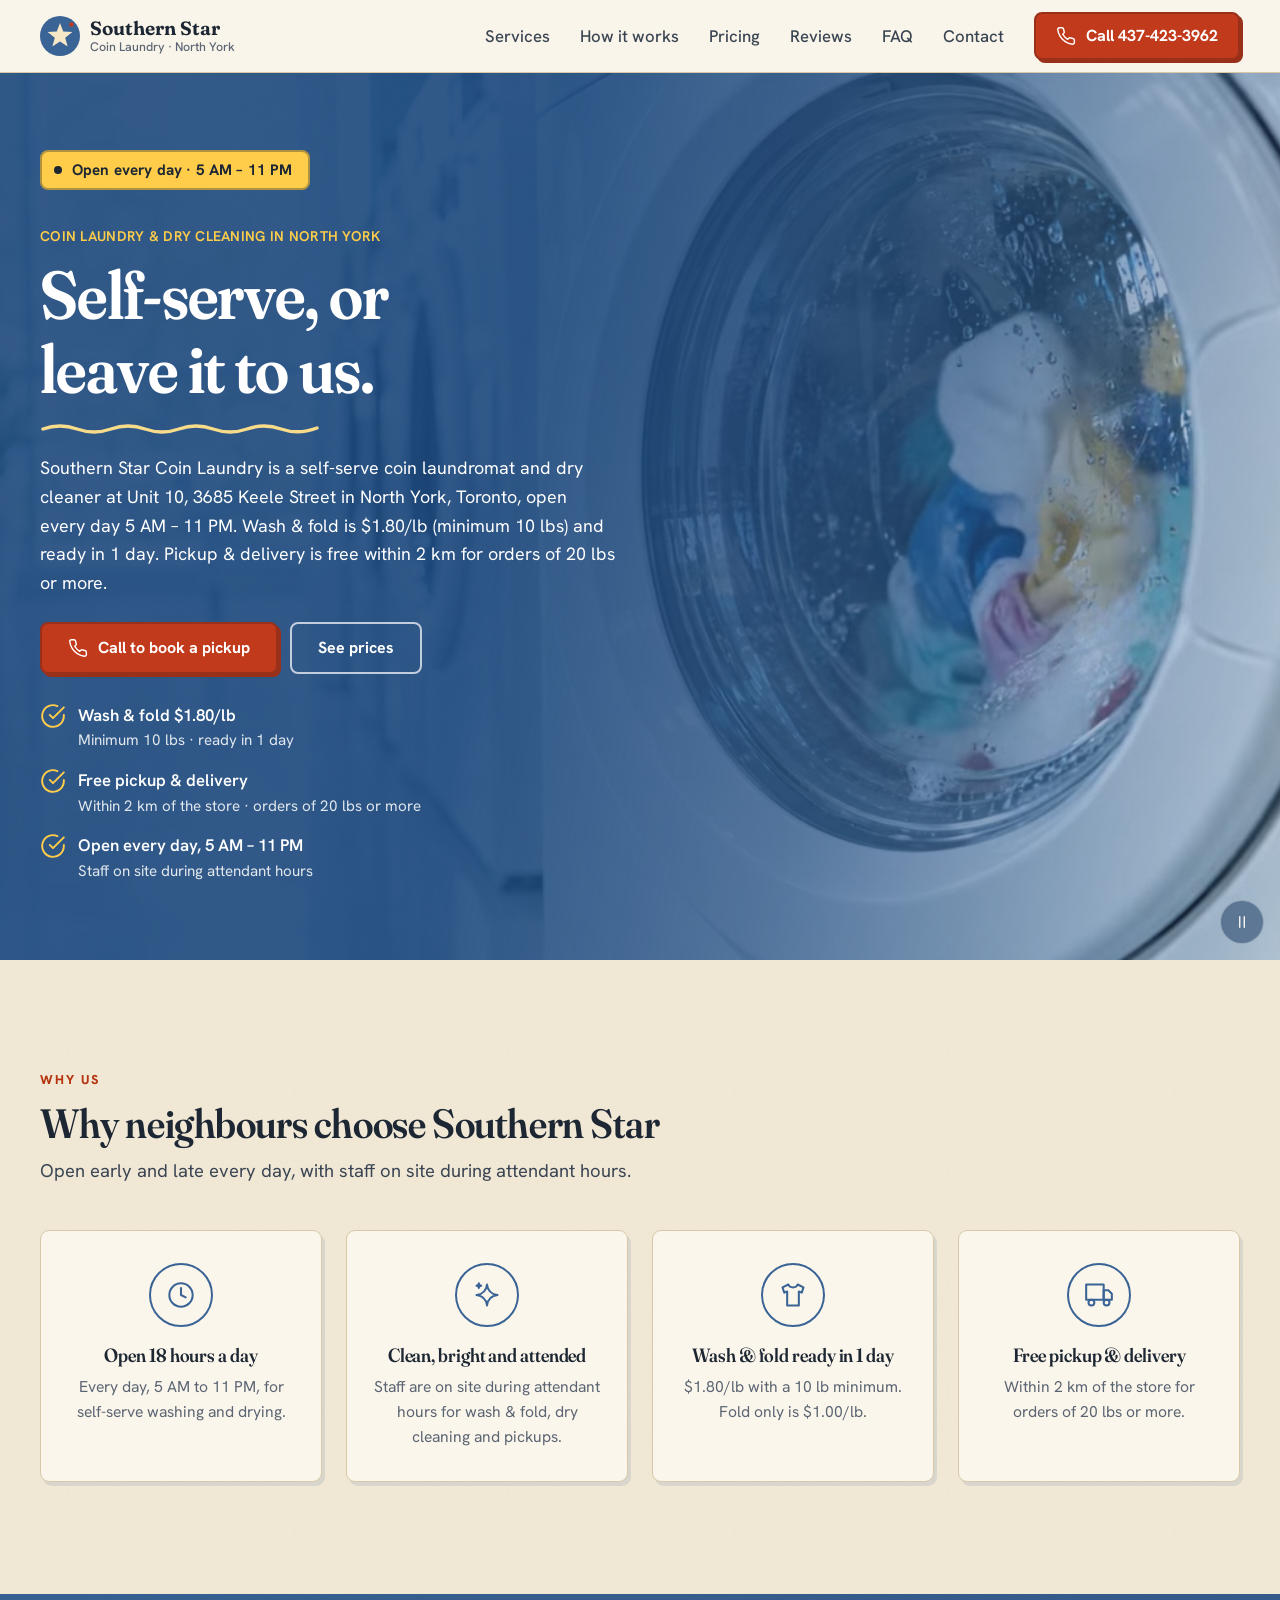
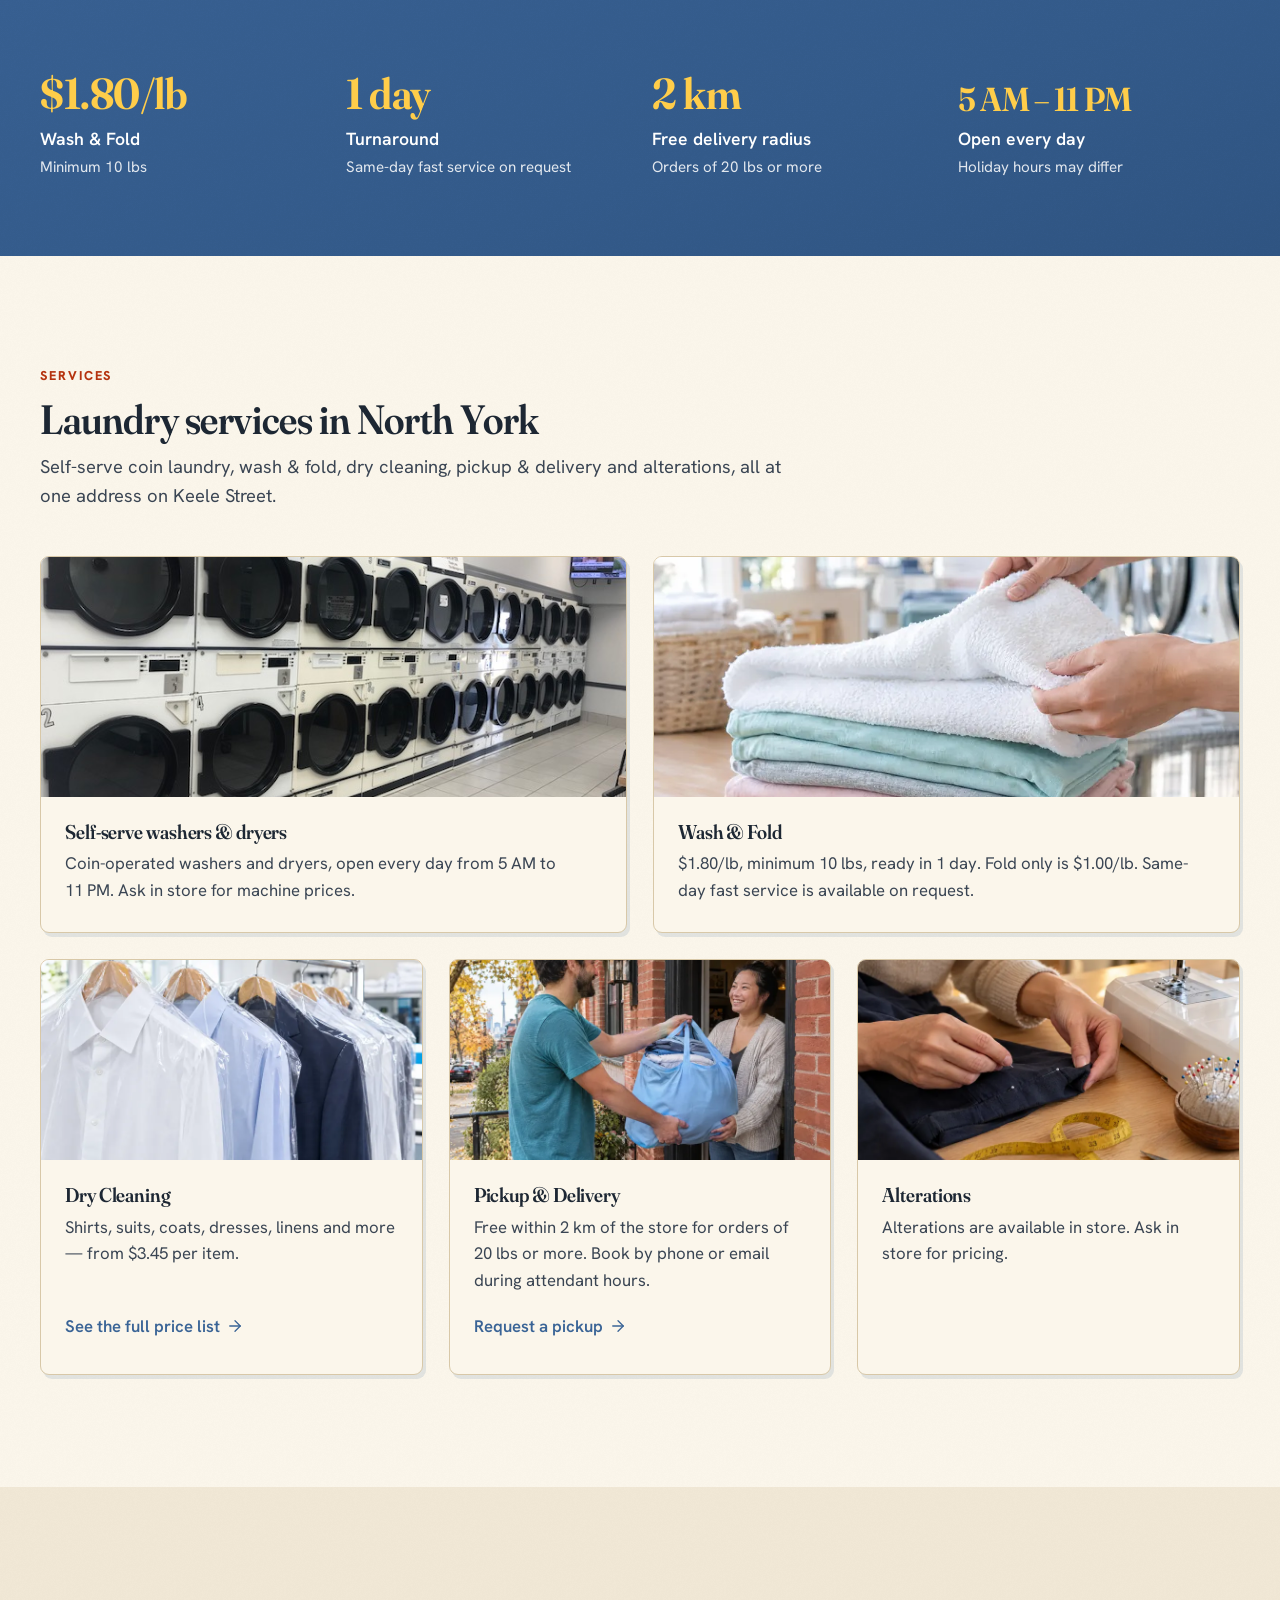
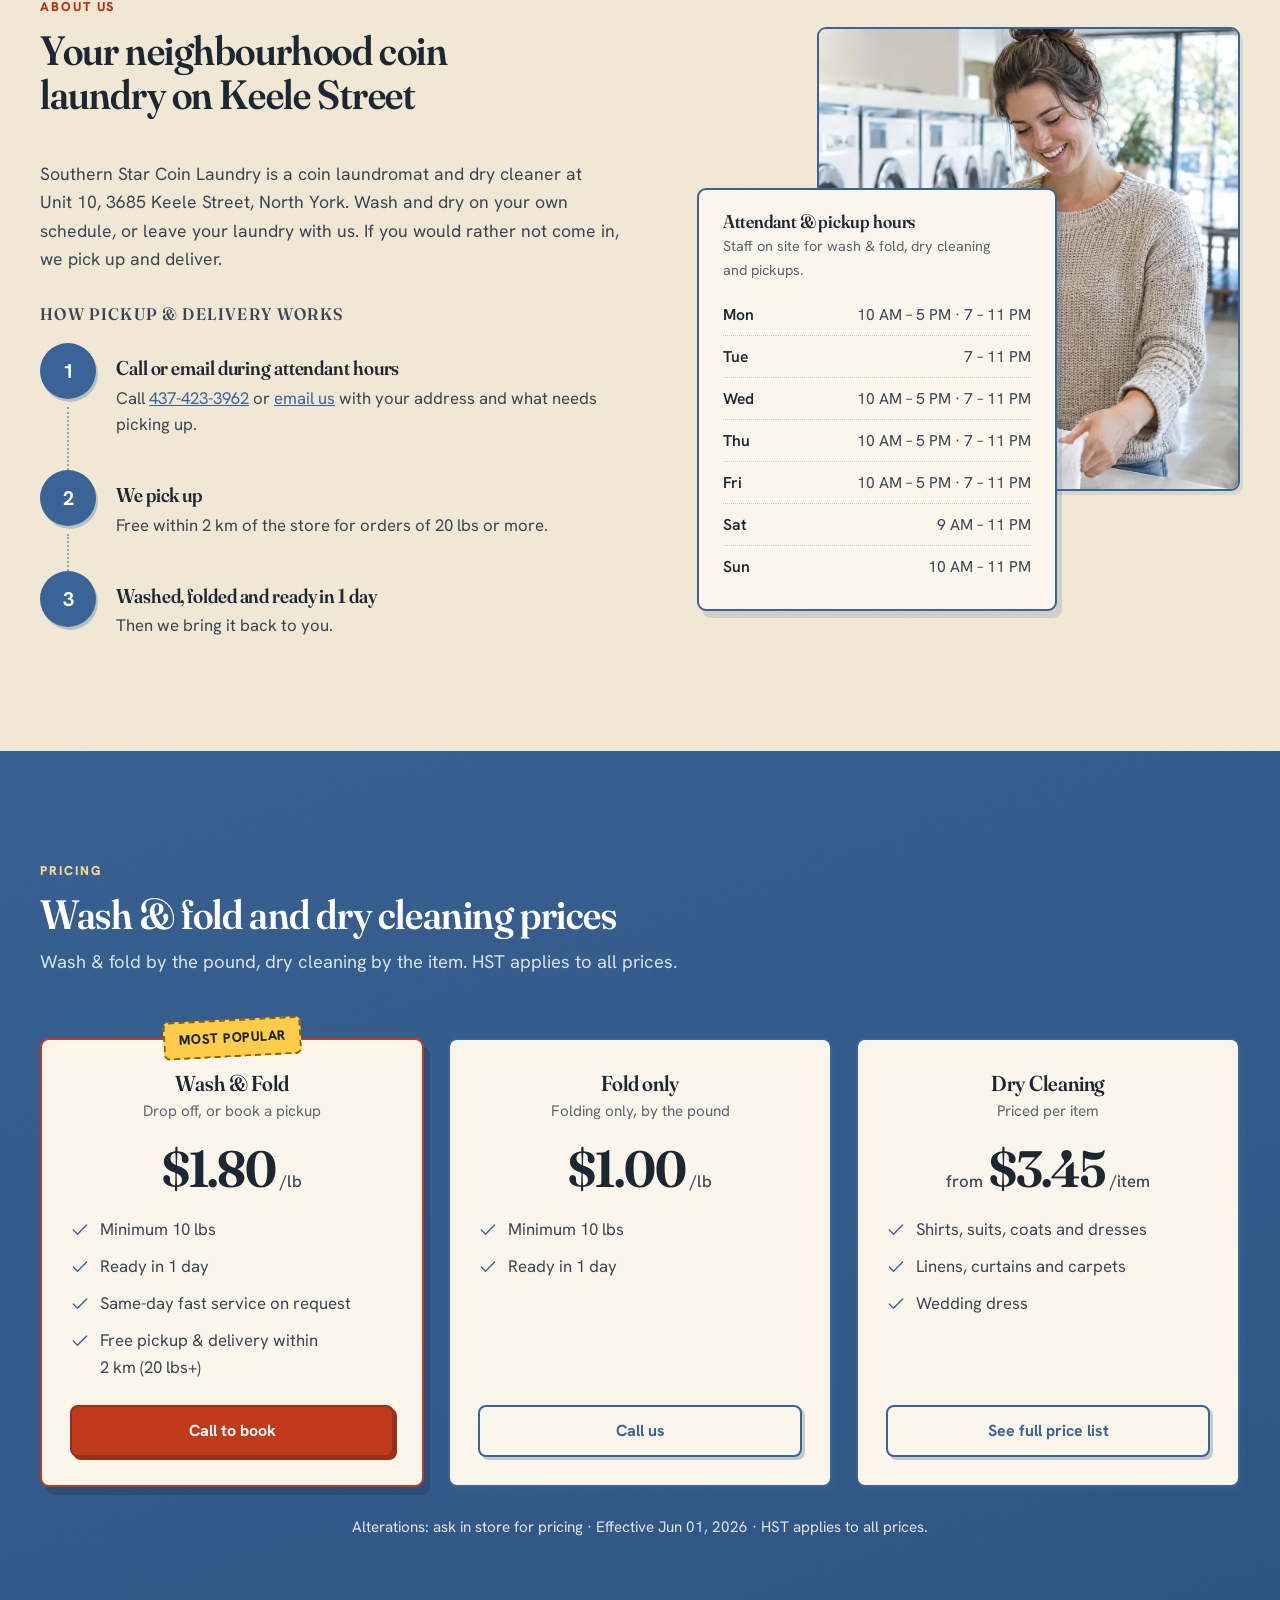
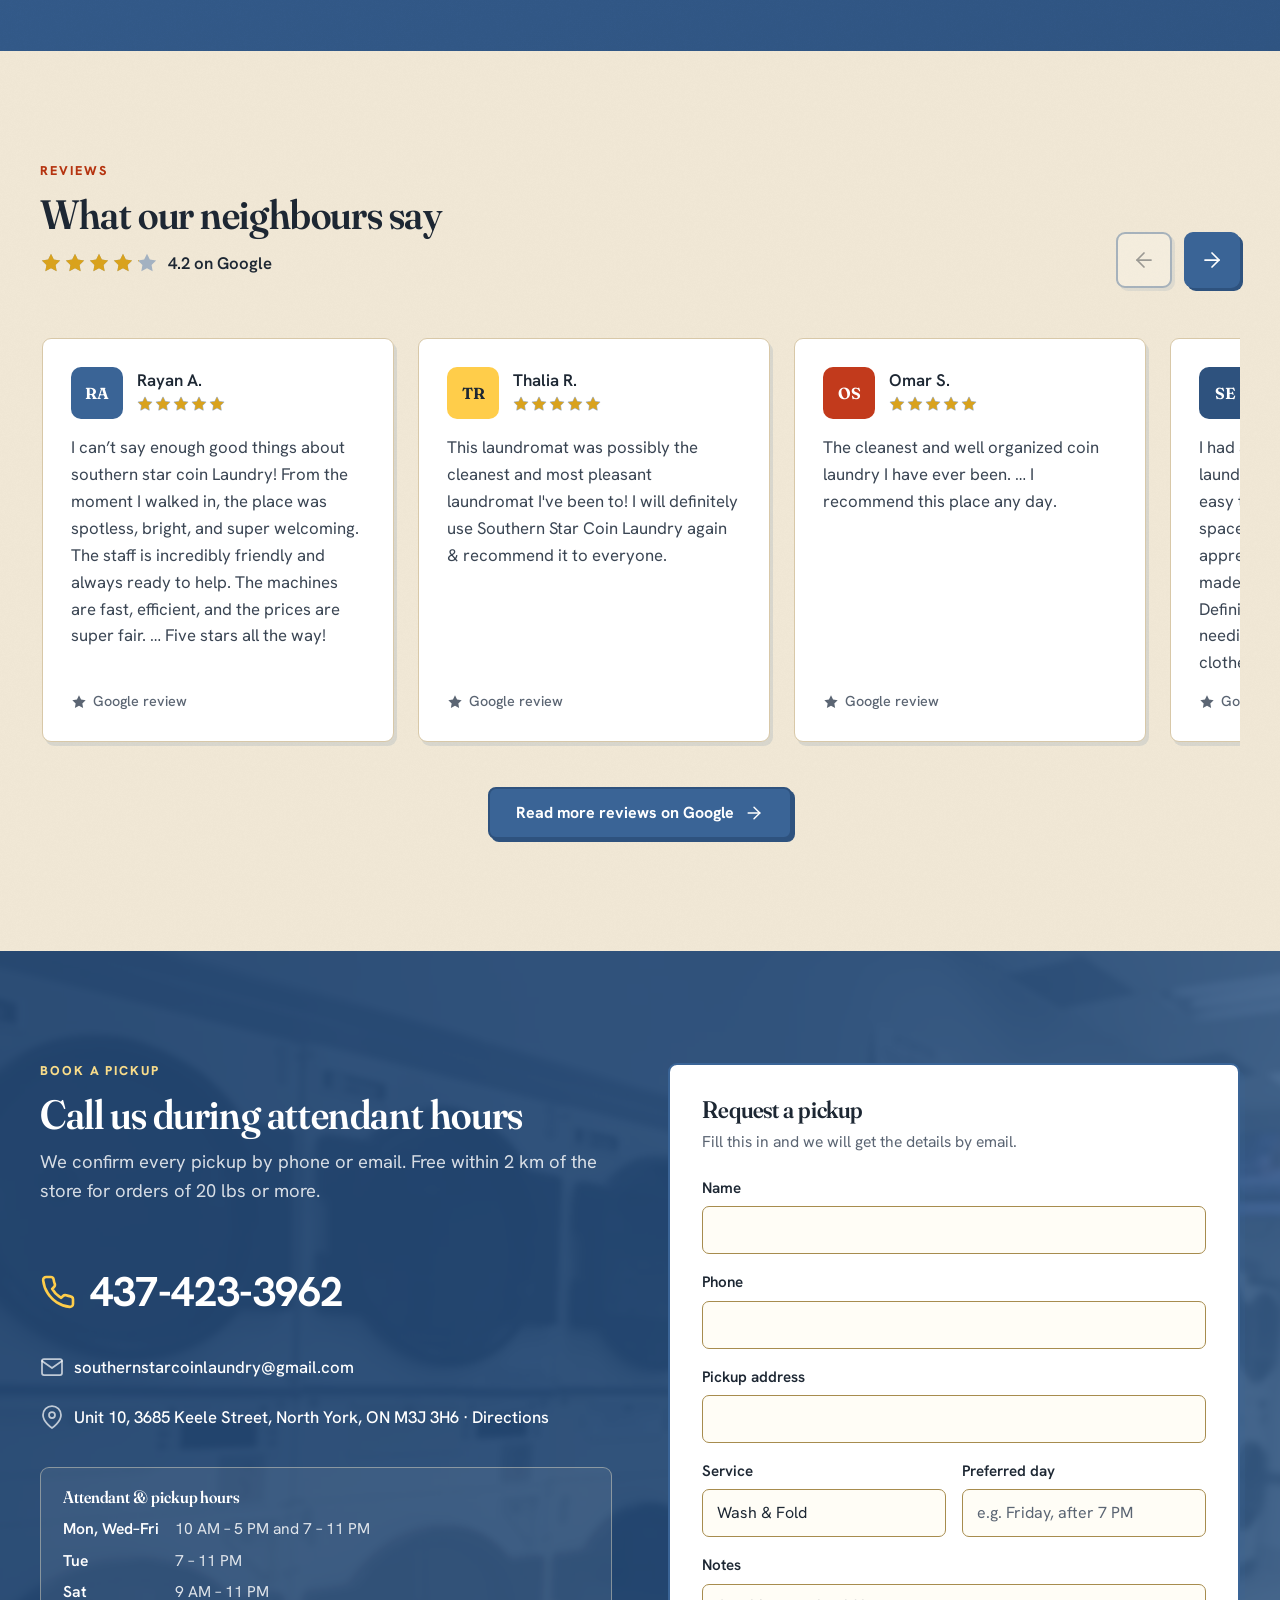
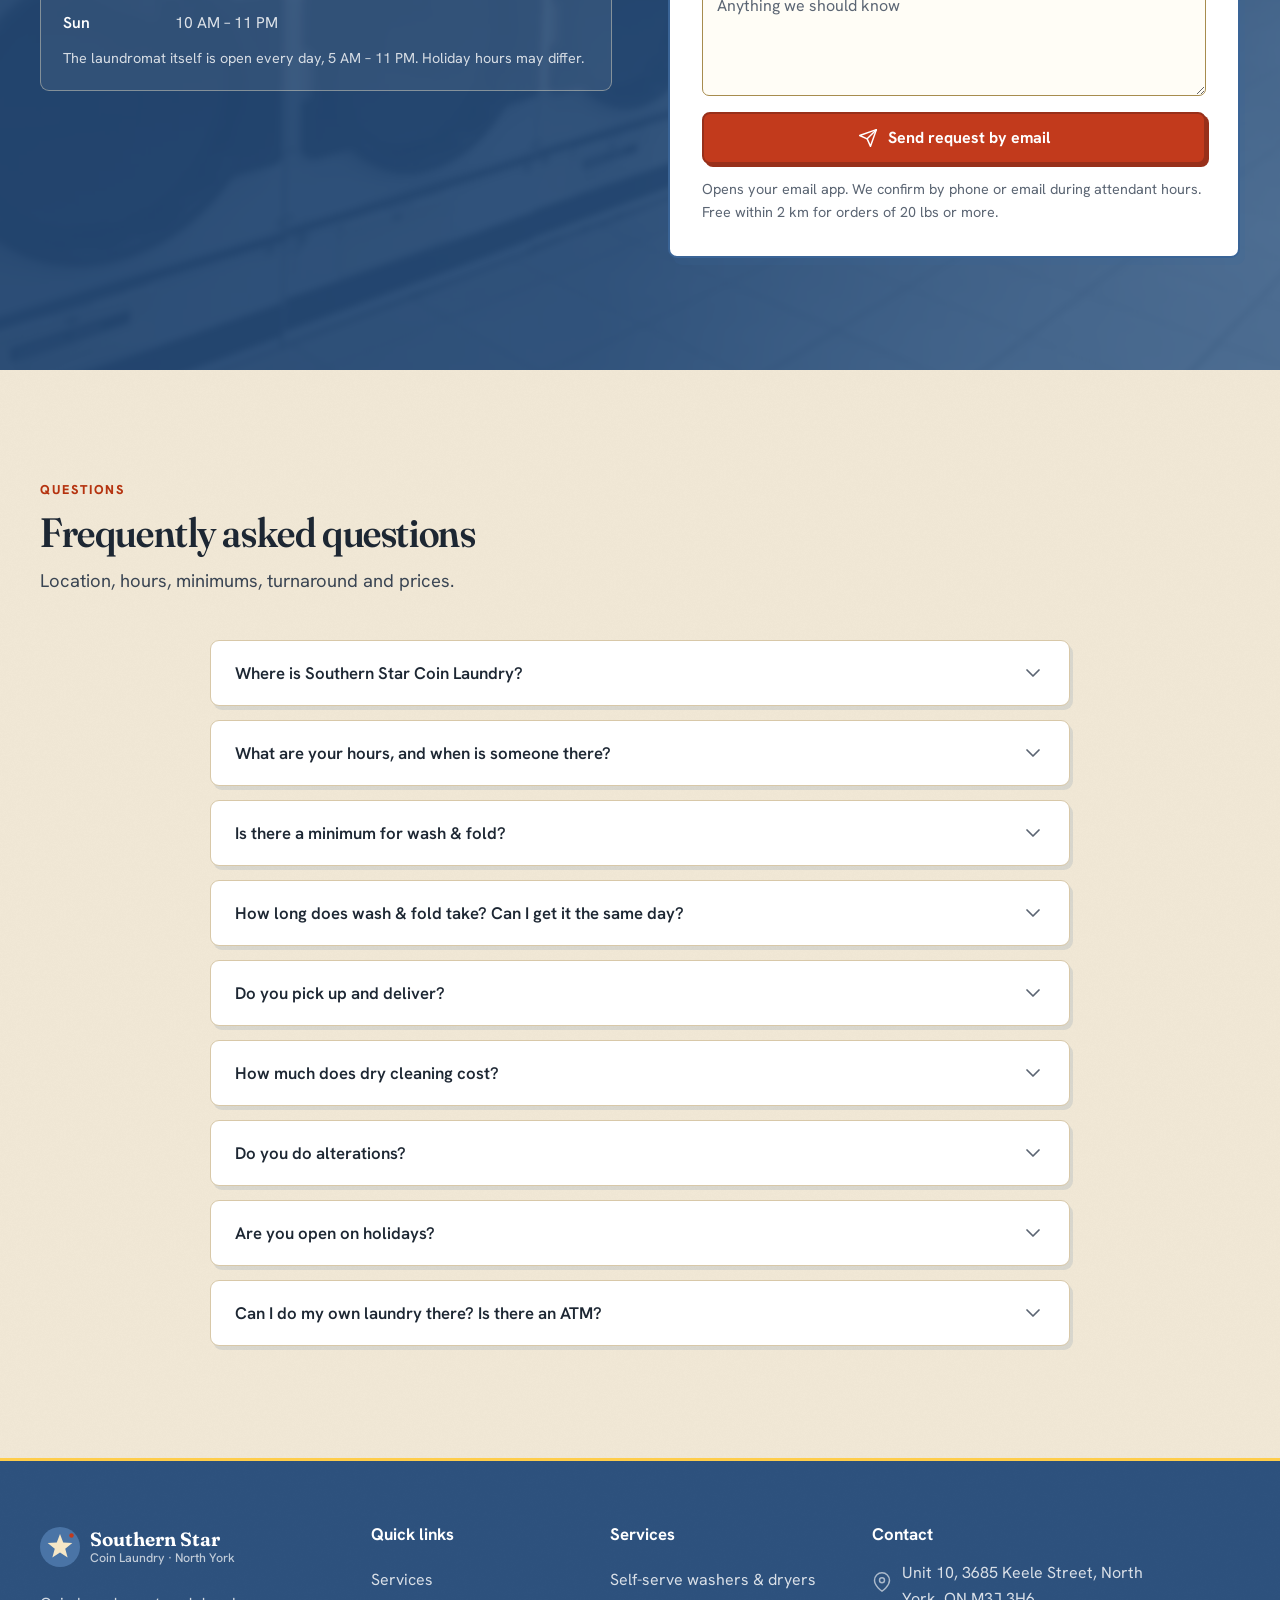
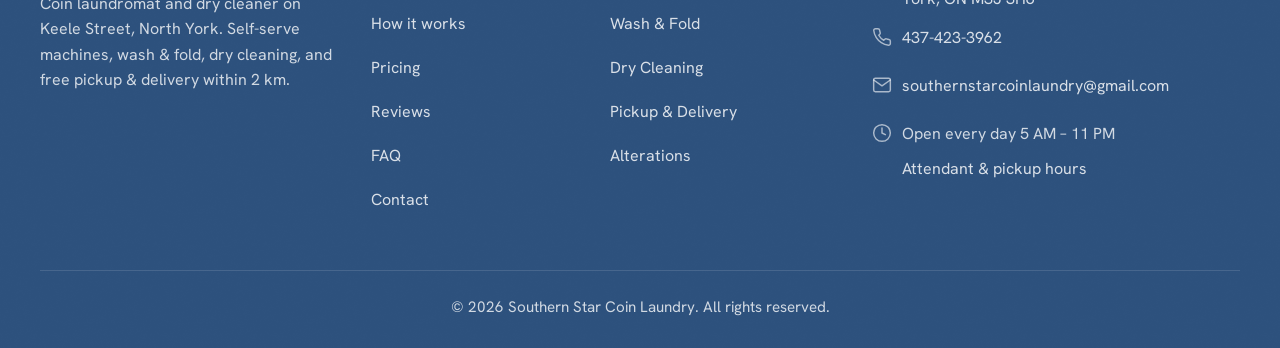
<file: index.html>
<!doctype html>
<html lang="en-CA">
<head>
  <meta charset="utf-8">
  <meta name="viewport" content="width=device-width, initial-scale=1, viewport-fit=cover">
  <title>Coin Laundry in North York | Southern Star Coin Laundry</title>
  <meta name="description" content="Coin laundry &amp; dry cleaner at 3685 Keele Street, North York. Open daily 5 AM–11 PM. Wash &amp; fold $1.80/lb, ready in 1 day. Free delivery within 2 km (20 lbs+).">
  <meta name="robots" content="index, follow, max-image-preview:large">
  <link rel="canonical" href="https://southernstarlaundry.com/">
  <meta name="theme-color" content="#FBF6EB">
  <meta property="og:type" content="website">
  <meta property="og:site_name" content="Southern Star Coin Laundry">
  <meta property="og:locale" content="en_CA">
  <meta property="og:title" content="Coin Laundry in North York | Southern Star Coin Laundry">
  <meta property="og:description" content="Coin laundry &amp; dry cleaner at 3685 Keele Street, North York. Open daily 5 AM–11 PM. Wash &amp; fold $1.80/lb, ready in 1 day. Free delivery within 2 km (20 lbs+).">
  <meta property="og:url" content="https://southernstarlaundry.com/">
  <meta property="og:image" content="https://southernstarlaundry.com/img/og-cover.jpg">
  <meta property="og:image:width" content="1200">
  <meta property="og:image:height" content="630">
  <meta property="og:image:alt" content="Laundry tumbling behind the glass door of a front-load washer">
  <meta name="twitter:card" content="summary_large_image">
  <meta name="twitter:title" content="Coin Laundry in North York | Southern Star Coin Laundry">
  <meta name="twitter:description" content="Coin laundry &amp; dry cleaner at 3685 Keele Street, North York. Open daily 5 AM–11 PM. Wash &amp; fold $1.80/lb, ready in 1 day. Free delivery within 2 km (20 lbs+).">
  <meta name="twitter:image" content="https://southernstarlaundry.com/img/og-cover.jpg">
  <meta name="twitter:image:alt" content="Laundry tumbling behind the glass door of a front-load washer">
  <link rel="icon" href="data:image/svg+xml,%3Csvg xmlns='http://www.w3.org/2000/svg' viewBox='0 0 40 40'%3E%3Ccircle cx='20' cy='20' r='20' fill='%233A6496'/%3E%3Cpolygon fill='%23F6E7C6' points='20,7 23.23,15.55 32.36,15.98 25.23,21.7 27.64,30.52 20,25.5 12.36,30.52 14.77,21.7 7.64,15.98 16.77,15.55'/%3E%3Ccircle cx='31.5' cy='8.5' r='2.2' fill='%23C23A1C'/%3E%3C/svg%3E">
  <link rel="preload" as="image" href="img/hero-washer-960.webp" type="image/webp" media="(max-width: 61.999em)">
  <link rel="preload" as="image" href="img/hero-washer-1920.webp" type="image/webp" media="(min-width: 62em)">
  <link rel="preload" href="fonts/fraunces-latin-full-normal.woff2" as="font" type="font/woff2" crossorigin>
  <link rel="preload" href="fonts/hanken-grotesk-latin-wght-normal.woff2" as="font" type="font/woff2" crossorigin>
  <link rel="stylesheet" href="css/site.css">
  <script>document.documentElement.classList.add('js');</script>
  <script src="js/site.js" defer onerror="document.documentElement.classList.remove('js')"></script>
  <script type="application/ld+json">
{
  "@context": "https://schema.org",
  "@graph": [
    {
      "@type": "WebSite",
      "@id": "https://southernstarlaundry.com/#website",
      "name": "Southern Star Coin Laundry",
      "url": "https://southernstarlaundry.com/",
      "inLanguage": "en-CA",
      "publisher": {
        "@id": "https://southernstarlaundry.com/#business"
      }
    },
    {
      "@type": "DryCleaningOrLaundry",
      "@id": "https://southernstarlaundry.com/#business",
      "name": "Southern Star Coin Laundry",
      "description": "Southern Star Coin Laundry is a self-serve coin laundromat and dry cleaner at Unit 10, 3685 Keele Street in North York, Toronto, open every day 5 AM – 11 PM. Wash & fold is $1.80/lb (minimum 10 lbs) and ready in 1 day. Pickup & delivery is free within 2 km for orders of 20 lbs or more.",
      "url": "https://southernstarlaundry.com/",
      "telephone": "+1-437-423-3962",
      "email": "southernstarcoinlaundry@gmail.com",
      "image": "https://southernstarlaundry.com/img/og-cover.jpg",
      "priceRange": "$",
      "currenciesAccepted": "CAD",
      "address": {
        "@type": "PostalAddress",
        "streetAddress": "Unit 10, 3685 Keele Street",
        "addressLocality": "North York",
        "addressRegion": "ON",
        "postalCode": "M3J 3H6",
        "addressCountry": "CA"
      },
      "geo": {
        "@type": "GeoCoordinates",
        "latitude": 43.7545952,
        "longitude": -79.4872762
      },
      "hasMap": "https://maps.app.goo.gl/hLKiNmSBhVdrMN4HA",
      "sameAs": [
        "https://maps.app.goo.gl/hLKiNmSBhVdrMN4HA"
      ],
      "areaServed": [
        {
          "@type": "City",
          "name": "North York"
        },
        {
          "@type": "City",
          "name": "Toronto"
        }
      ],
      "openingHoursSpecification": [
        {
          "@type": "OpeningHoursSpecification",
          "dayOfWeek": [
            "Monday",
            "Tuesday",
            "Wednesday",
            "Thursday",
            "Friday",
            "Saturday",
            "Sunday"
          ],
          "opens": "05:00",
          "closes": "23:00"
        }
      ],
      "amenityFeature": [
        {
          "@type": "LocationFeatureSpecification",
          "name": "Self-serve coin-operated washers and dryers",
          "value": true
        },
        {
          "@type": "LocationFeatureSpecification",
          "name": "ATM on site",
          "value": true
        }
      ],
      "hasOfferCatalog": {
        "@type": "OfferCatalog",
        "name": "Laundry and dry cleaning services",
        "url": "https://southernstarlaundry.com/pricing.html",
        "itemListElement": [
          {
            "@type": "Offer",
            "name": "Wash & Fold",
            "description": "Washed, dried and folded. Minimum 10 lbs. Ready in 1 day. Same-day fast service available as an add-on; ask for the price. HST applies.",
            "price": "1.80",
            "priceCurrency": "CAD",
            "priceSpecification": {
              "@type": "UnitPriceSpecification",
              "price": "1.80",
              "priceCurrency": "CAD",
              "unitCode": "LBR",
              "unitText": "lb",
              "valueAddedTaxIncluded": false
            },
            "itemOffered": {
              "@type": "Service",
              "name": "Wash & Fold"
            }
          },
          {
            "@type": "Offer",
            "name": "Fold only",
            "description": "Folding only, by the pound. Minimum 10 lbs. Ready in 1 day. HST applies.",
            "price": "1.00",
            "priceCurrency": "CAD",
            "priceSpecification": {
              "@type": "UnitPriceSpecification",
              "price": "1.00",
              "priceCurrency": "CAD",
              "unitCode": "LBR",
              "unitText": "lb",
              "valueAddedTaxIncluded": false
            },
            "itemOffered": {
              "@type": "Service",
              "name": "Fold only"
            }
          },
          {
            "@type": "OfferCatalog",
            "name": "Dry cleaning",
            "description": "Priced per item, from $3.45 for a laundered dress shirt. Effective Jun 01, 2026. HST applies to all prices.",
            "url": "https://southernstarlaundry.com/pricing.html",
            "itemListElement": [
              {
                "@type": "Offer",
                "name": "Dress Shirt - Laundered (Cotton/Polyester Blend)",
                "category": "Men's Clothing",
                "priceCurrency": "CAD",
                "validFrom": "2026-06-01",
                "price": "3.45",
                "priceSpecification": {
                  "@type": "UnitPriceSpecification",
                  "price": "3.45",
                  "priceCurrency": "CAD",
                  "valueAddedTaxIncluded": false
                },
                "description": "5 for $15.45",
                "itemOffered": {
                  "@type": "Service",
                  "name": "Dry cleaning: Dress Shirt - Laundered (Cotton/Polyester Blend)"
                }
              },
              {
                "@type": "Offer",
                "name": "Men's Suit – 2 Pieces (Jacket & Trouser)",
                "category": "Men's Clothing",
                "priceCurrency": "CAD",
                "validFrom": "2026-06-01",
                "price": "16.45",
                "priceSpecification": {
                  "@type": "UnitPriceSpecification",
                  "price": "16.45",
                  "priceCurrency": "CAD",
                  "valueAddedTaxIncluded": false
                },
                "itemOffered": {
                  "@type": "Service",
                  "name": "Dry cleaning: Men's Suit – 2 Pieces (Jacket & Trouser)"
                }
              },
              {
                "@type": "Offer",
                "name": "Women's Dress – Knee Length",
                "category": "Women's Clothing",
                "priceCurrency": "CAD",
                "validFrom": "2026-06-01",
                "price": "20.95",
                "priceSpecification": {
                  "@type": "UnitPriceSpecification",
                  "price": "20.95",
                  "priceCurrency": "CAD",
                  "valueAddedTaxIncluded": false
                },
                "description": "Beads +$8.25",
                "itemOffered": {
                  "@type": "Service",
                  "name": "Dry cleaning: Women's Dress – Knee Length"
                }
              },
              {
                "@type": "Offer",
                "name": "Comforter – Queen / King",
                "category": "Homewares – Comforters & Covers",
                "priceCurrency": "CAD",
                "validFrom": "2026-06-01",
                "price": "36.95",
                "priceSpecification": {
                  "@type": "UnitPriceSpecification",
                  "price": "36.95",
                  "priceCurrency": "CAD",
                  "valueAddedTaxIncluded": false
                },
                "description": "Down/Feather Filled +$6.25",
                "itemOffered": {
                  "@type": "Service",
                  "name": "Dry cleaning: Comforter – Queen / King"
                }
              }
            ]
          },
          {
            "@type": "Offer",
            "name": "Pickup & Delivery",
            "price": "0",
            "priceCurrency": "CAD",
            "description": "Free within 2 km of the store for orders of 20 lbs or more. Book by phone or email during attendant hours.",
            "itemOffered": {
              "@type": "Service",
              "name": "Pickup & Delivery"
            }
          },
          {
            "@type": "Offer",
            "name": "Alterations",
            "description": "Ask in store for pricing.",
            "itemOffered": {
              "@type": "Service",
              "name": "Alterations"
            }
          },
          {
            "@type": "Offer",
            "name": "Self-serve washers & dryers",
            "description": "Coin-operated washers and dryers, open every day 5 AM – 11 PM. Ask in store for machine prices.",
            "itemOffered": {
              "@type": "Service",
              "name": "Self-serve washers & dryers"
            }
          }
        ]
      }
    },
    {
      "@type": "FAQPage",
      "@id": "https://southernstarlaundry.com/#faq",
      "mainEntity": [
        {
          "@type": "Question",
          "name": "Where is Southern Star Coin Laundry?",
          "acceptedAnswer": {
            "@type": "Answer",
            "text": "Unit 10, 3685 Keele Street, North York, ON M3J 3H6. Get directions on Google Maps, or call 437-423-3962."
          }
        },
        {
          "@type": "Question",
          "name": "What are your hours, and when is someone there?",
          "acceptedAnswer": {
            "@type": "Answer",
            "text": "The laundromat is open every day from 5 AM to 11 PM for self-serve washing and drying. An attendant is on site for wash & fold, dry cleaning and pickups during attendant hours: Mon, Wed, Thu and Fri 10 AM – 5 PM and 7 – 11 PM; Tue 7 – 11 PM; Sat 9 AM – 11 PM; Sun 10 AM – 11 PM."
          }
        },
        {
          "@type": "Question",
          "name": "Is there a minimum for wash & fold?",
          "acceptedAnswer": {
            "@type": "Answer",
            "text": "Yes, 10 lbs. Wash & fold is $1.80/lb and fold only is $1.00/lb. HST applies."
          }
        },
        {
          "@type": "Question",
          "name": "How long does wash & fold take? Can I get it the same day?",
          "acceptedAnswer": {
            "@type": "Answer",
            "text": "Your laundry is ready in 1 day. Same-day fast service is available as an add-on; ask us for the price."
          }
        },
        {
          "@type": "Question",
          "name": "Do you pick up and deliver?",
          "acceptedAnswer": {
            "@type": "Answer",
            "text": "Yes. Pickup and delivery is free within 2 km of the store for orders of 20 lbs or more. Call or email during attendant hours to book, or use the pickup request form."
          }
        },
        {
          "@type": "Question",
          "name": "How much does dry cleaning cost?",
          "acceptedAnswer": {
            "@type": "Answer",
            "text": "Prices start at $3.45 per item for a laundered dress shirt. The full price list covers shirts, suits, coats, dresses, linens, curtains, carpets and more, including wedding dresses. Prices are effective Jun 01, 2026, and HST applies to all prices."
          }
        },
        {
          "@type": "Question",
          "name": "Do you do alterations?",
          "acceptedAnswer": {
            "@type": "Answer",
            "text": "Yes. Ask in store for pricing."
          }
        },
        {
          "@type": "Question",
          "name": "Are you open on holidays?",
          "acceptedAnswer": {
            "@type": "Answer",
            "text": "Holiday hours may differ. Call 437-423-3962 to check before you come."
          }
        },
        {
          "@type": "Question",
          "name": "Can I do my own laundry there? Is there an ATM?",
          "acceptedAnswer": {
            "@type": "Answer",
            "text": "Yes. The self-serve coin-operated washers and dryers are open every day, 5 AM – 11 PM, and there is an ATM on site. Ask in store for machine prices."
          }
        }
      ]
    }
  ]
}
  </script>
</head>

<body>
  <a class="skip-link" href="#main">Skip to content</a>

  <!-- Header (shared by every page) -->
  <header class="site-header">
    <div class="container nav">
      <a class="brand" href="index.html" aria-label="Southern Star Coin Laundry, home">
        <svg class="brand__mark" viewBox="0 0 40 40" aria-hidden="true" focusable="false"><circle class="brand__disc" cx="20" cy="20" r="20" fill="#3A6496"/><polygon class="brand__star" fill="#F6E7C6" points="20,7 23.23,15.55 32.36,15.98 25.23,21.7 27.64,30.52 20,25.5 12.36,30.52 14.77,21.7 7.64,15.98 16.77,15.55"/><circle class="brand__dot" cx="31.5" cy="8.5" r="2.2" fill="#C23A1C"/></svg>
        <span class="brand__text">
          <span class="brand__name">Southern Star</span>
          <span class="brand__tag">Coin Laundry · North York</span>
        </span>
      </a>
      <nav class="nav__links" id="nav-panel" aria-label="Main">
        <ul>
          <li><a href="#services">Services</a></li>
          <li><a href="#how-it-works">How it works</a></li>
          <li><a href="#pricing">Pricing</a></li>
          <li><a href="#reviews">Reviews</a></li>
          <li><a href="#faq">FAQ</a></li>
          <li><a href="#contact">Contact</a></li>
        </ul>
      </nav>
      <div class="nav__actions">
        <a class="btn btn--cta btn--call" href="tel:+14374233962">
          <svg class="icon" viewBox="0 0 24 24" aria-hidden="true" focusable="false"><path d="M22 16.92v3a2 2 0 0 1-2.18 2 19.79 19.79 0 0 1-8.63-3.07 19.5 19.5 0 0 1-6-6 19.79 19.79 0 0 1-3.07-8.67A2 2 0 0 1 4.11 2h3a2 2 0 0 1 2 1.72 12.84 12.84 0 0 0 .7 2.81 2 2 0 0 1-.45 2.11L8.09 9.91a16 16 0 0 0 6 6l1.27-1.27a2 2 0 0 1 2.11-.45 12.84 12.84 0 0 0 2.81.7A2 2 0 0 1 22 16.92z"/></svg>
          <span class="btn--call__full">Call 437-423-3962</span>
          <span class="btn--call__short">Call</span>
        </a>
        <button class="nav__toggle" type="button" aria-expanded="false" aria-controls="nav-panel" aria-label="Open menu">
          <svg class="icon icon--menu" viewBox="0 0 24 24" aria-hidden="true" focusable="false"><path d="M3 6h18M3 12h18M3 18h18"/></svg>
          <svg class="icon icon--close" viewBox="0 0 24 24" aria-hidden="true" focusable="false"><path d="M18 6L6 18M6 6l12 12"/></svg>
        </button>
      </div>
    </div>
  </header>

  <main id="main">

    <!-- 2. Hero -->
    <section class="hero" aria-labelledby="hero-title">
      <div class="hero__bg" aria-hidden="true">
        <video class="hero__video" muted loop playsinline preload="none" poster="img/hero-washer-1280.jpg" data-src="img/hero-loop"></video>
      </div>
      <button class="hero__pause" type="button" aria-pressed="false" hidden>
        <svg class="icon hero__pause-icon" viewBox="0 0 24 24" aria-hidden="true" focusable="false"><path d="M9 5v14M15 5v14"/></svg>
        <svg class="icon hero__play-icon" viewBox="0 0 24 24" aria-hidden="true" focusable="false"><path d="M7 4.5v15l12-7.5z"/></svg>
        <span class="visually-hidden">Pause background video</span>
      </button>
      <div class="container hero__grid">
        <div class="hero__copy">
          <p class="chip"><span class="chip__dot" aria-hidden="true"></span>Open every day · 5&nbsp;AM&nbsp;– 11&nbsp;PM</p>
          <h1 id="hero-title"><span class="hero__kicker">Coin laundry &amp; dry cleaning in North York<span class="visually-hidden">:</span></span> Self-serve, or leave it to us.</h1>
          <p class="hero__lead">Southern Star Coin Laundry is a self-serve coin laundromat and dry cleaner at Unit&nbsp;10, 3685 Keele Street in North York, Toronto, open every day 5&nbsp;AM&nbsp;– 11&nbsp;PM. Wash &amp; fold is $1.80/lb (minimum 10&nbsp;lbs) and ready in 1&nbsp;day. Pickup &amp; delivery is free within 2&nbsp;km for orders of 20&nbsp;lbs or more.</p>
          <div class="hero__actions">
            <a class="btn btn--cta" href="tel:+14374233962">
              <svg class="icon" viewBox="0 0 24 24" aria-hidden="true" focusable="false"><path d="M22 16.92v3a2 2 0 0 1-2.18 2 19.79 19.79 0 0 1-8.63-3.07 19.5 19.5 0 0 1-6-6 19.79 19.79 0 0 1-3.07-8.67A2 2 0 0 1 4.11 2h3a2 2 0 0 1 2 1.72 12.84 12.84 0 0 0 .7 2.81 2 2 0 0 1-.45 2.11L8.09 9.91a16 16 0 0 0 6 6l1.27-1.27a2 2 0 0 1 2.11-.45 12.84 12.84 0 0 0 2.81.7A2 2 0 0 1 22 16.92z"/></svg>
              Call to book a pickup
            </a>
            <a class="btn btn--outline" href="#pricing">See prices</a>
          </div>
          <ul class="checklist">
            <li>
              <svg class="icon" viewBox="0 0 24 24" aria-hidden="true" focusable="false"><path d="M22 11.08V12a10 10 0 1 1-5.93-9.14"/><path d="M22 4L12 14.01l-3-3"/></svg>
              <div><strong>Wash &amp; fold $1.80/lb</strong><small>Minimum 10&nbsp;lbs · ready in 1&nbsp;day</small></div>
            </li>
            <li>
              <svg class="icon" viewBox="0 0 24 24" aria-hidden="true" focusable="false"><path d="M22 11.08V12a10 10 0 1 1-5.93-9.14"/><path d="M22 4L12 14.01l-3-3"/></svg>
              <div><strong>Free pickup &amp; delivery</strong><small>Within 2&nbsp;km of the store · orders of 20&nbsp;lbs or more</small></div>
            </li>
            <li>
              <svg class="icon" viewBox="0 0 24 24" aria-hidden="true" focusable="false"><path d="M22 11.08V12a10 10 0 1 1-5.93-9.14"/><path d="M22 4L12 14.01l-3-3"/></svg>
              <div><strong>Open every day, 5&nbsp;AM&nbsp;– 11&nbsp;PM</strong><small>Staff on site during attendant hours</small></div>
            </li>
          </ul>
        </div>
      </div>
    </section>

    <!-- 3. Why us -->
    <section class="section section--light" id="why-us" aria-labelledby="why-title">
      <div class="container">
        <div class="section__head">
          <p class="eyebrow">Why us</p>
          <h2 class="section__title" id="why-title">Why neighbours choose Southern Star</h2>
          <p class="section__lead">Open early and late every day, with staff on site during attendant hours.</p>
        </div>
        <div class="feature-grid">
          <article class="feature-card">
            <span class="icon-circle icon-circle--teal">
              <svg class="icon" viewBox="0 0 24 24" aria-hidden="true" focusable="false"><circle cx="12" cy="12" r="10"/><path d="M12 6v6l4 2"/></svg>
            </span>
            <h3>Open 18&nbsp;hours a day</h3>
            <p>Every day, 5&nbsp;AM to 11&nbsp;PM, for self-serve washing and drying.</p>
          </article>
          <article class="feature-card">
            <span class="icon-circle icon-circle--sea">
              <svg class="icon" viewBox="0 0 24 24" aria-hidden="true" focusable="false"><path d="M12 3c.6 5.2 3.8 8.4 9 9-5.2.6-8.4 3.8-9 9-.6-5.2-3.8-8.4-9-9 5.2-.6 8.4-3.8 9-9z"/><path d="M5 2l.5 1.5L7 4l-1.5.5L5 6l-.5-1.5L3 4l1.5-.5z"/></svg>
            </span>
            <h3>Clean, bright and attended</h3>
            <p>Staff are on site during attendant hours for wash &amp; fold, dry cleaning and pickups.</p>
          </article>
          <article class="feature-card">
            <span class="icon-circle icon-circle--coral">
              <svg class="icon" viewBox="0 0 24 24" aria-hidden="true" focusable="false"><path d="M8 3l-5 2.5 1.5 4.5L7 9v12h10V9l2.5 1L21 5.5 16 3c-.6 1.6-2.2 2.5-4 2.5S8.6 4.6 8 3z"/></svg>
            </span>
            <h3>Wash &amp; fold ready in 1&nbsp;day</h3>
            <p>$1.80/lb with a 10&nbsp;lb minimum. Fold only is $1.00/lb.</p>
          </article>
          <article class="feature-card">
            <span class="icon-circle icon-circle--aqua">
              <svg class="icon" viewBox="0 0 24 24" aria-hidden="true" focusable="false"><path d="M1 3h15v13H1z"/><path d="M16 8h4l3 3v5h-7V8z"/><circle cx="5.5" cy="18.5" r="2.5"/><circle cx="18.5" cy="18.5" r="2.5"/></svg>
            </span>
            <h3>Free pickup &amp; delivery</h3>
            <p>Within 2&nbsp;km of the store for orders of 20&nbsp;lbs or more.</p>
          </article>
        </div>
      </div>
    </section>

    <!-- 4. Stats band -->
    <section class="stats" aria-label="Key facts">
      <div class="container stats__grid">
        <div class="stat">
          <div class="stat__value">$1.80/lb</div>
          <div class="stat__label">Wash &amp; Fold</div>
          <p class="stat__note">Minimum 10&nbsp;lbs</p>
        </div>
        <div class="stat">
          <div class="stat__value">1&nbsp;day</div>
          <div class="stat__label">Turnaround</div>
          <p class="stat__note">Same-day fast service on request</p>
        </div>
        <div class="stat">
          <div class="stat__value">2&nbsp;km</div>
          <div class="stat__label">Free delivery radius</div>
          <p class="stat__note">Orders of 20&nbsp;lbs or more</p>
        </div>
        <div class="stat">
          <div class="stat__value stat__value--sm">5&nbsp;AM&nbsp;– 11&nbsp;PM</div>
          <div class="stat__label">Open every day</div>
          <p class="stat__note">Holiday hours may differ</p>
        </div>
      </div>
    </section>

    <!-- 5. Services -->
    <section class="section section--white" id="services" aria-labelledby="services-title">
      <div class="container">
        <div class="section__head">
          <p class="eyebrow">Services</p>
          <h2 class="section__title" id="services-title">Laundry services in North York</h2>
          <p class="section__lead">Self-serve coin laundry, wash &amp; fold, dry cleaning, pickup &amp; delivery and alterations, all at one address on Keele Street.</p>
        </div>
        <div class="services-grid">
          <article class="service-card">
            <div class="service-card__media service-card__media--photo media--teal">
              <img class="service-card__photo" src="img/laundromat_img.jpg" width="640" height="480" alt="Rows of stacked coin-operated dryers inside Southern Star Coin Laundry, North York" loading="lazy" decoding="async">
              <span class="service-card__badge" aria-hidden="true">
                <svg class="icon icon--sm" viewBox="0 0 24 24"><rect x="3" y="2" width="18" height="20" rx="3"/><circle cx="12" cy="13" r="5"/><path d="M7 6h.01M11 6h3"/></svg>
              </span>
            </div>
            <div class="service-card__body">
              <h3>Self-serve washers &amp; dryers</h3>
              <p>Coin-operated washers and dryers, open every day from 5&nbsp;AM to 11&nbsp;PM. Ask in store for machine prices.</p>
            </div>
          </article>
          <article class="service-card">
            <div class="service-card__media service-card__media--photo media--aqua">
              <picture class="service-card__photo">
                <source srcset="img/svc-washfold.webp" type="image/webp">
                <img src="img/svc-washfold.jpg" width="800" height="600" alt="Hands folding a fresh white towel on a stack of neatly folded laundry" loading="lazy" decoding="async">
              </picture>
              <span class="service-card__badge" aria-hidden="true">
                <svg class="icon icon--sm" viewBox="0 0 24 24"><path d="M8 3l-5 2.5 1.5 4.5L7 9v12h10V9l2.5 1L21 5.5 16 3c-.6 1.6-2.2 2.5-4 2.5S8.6 4.6 8 3z"/></svg>
              </span>
            </div>
            <div class="service-card__body">
              <h3>Wash &amp; Fold</h3>
              <p>$1.80/lb, minimum 10&nbsp;lbs, ready in 1&nbsp;day. Fold only is $1.00/lb. Same-day fast service is available on request.</p>
            </div>
          </article>
          <article class="service-card">
            <div class="service-card__media service-card__media--photo media--coral">
              <picture class="service-card__photo">
                <source srcset="img/svc-dryclean.webp" type="image/webp">
                <img src="img/svc-dryclean.jpg" width="800" height="600" alt="Pressed dress shirts and a suit jacket on hangers in clear garment bags" loading="lazy" decoding="async">
              </picture>
              <span class="service-card__badge" aria-hidden="true">
                <svg class="icon icon--sm" viewBox="0 0 24 24"><path d="M12 3.5a2 2 0 0 1 2 2c0 1.6-2 1.9-2 3.5"/><path d="M12 9L3.2 15.2A1.2 1.2 0 0 0 3.9 17.4h16.2a1.2 1.2 0 0 0 .7-2.2L12 9z"/></svg>
              </span>
            </div>
            <div class="service-card__body">
              <h3>Dry Cleaning</h3>
              <p>Shirts, suits, coats, dresses, linens and more — from $3.45 per item.</p>
              <a class="link-arrow" href="pricing.html">See the full price list
                <svg class="icon" viewBox="0 0 24 24" aria-hidden="true" focusable="false"><path d="M5 12h14"/><path d="M12 5l7 7-7 7"/></svg>
              </a>
            </div>
          </article>
          <article class="service-card">
            <div class="service-card__media service-card__media--photo media--aqua">
              <picture class="service-card__photo">
                <source srcset="img/svc-pickup.webp" type="image/webp">
                <img src="img/svc-pickup.jpg" width="800" height="600" alt="A bag of clean laundry being handed over at a customer's front door" loading="lazy" decoding="async">
              </picture>
              <span class="service-card__badge" aria-hidden="true">
                <svg class="icon icon--sm" viewBox="0 0 24 24"><path d="M1 3h15v13H1z"/><path d="M16 8h4l3 3v5h-7V8z"/><circle cx="5.5" cy="18.5" r="2.5"/><circle cx="18.5" cy="18.5" r="2.5"/></svg>
              </span>
            </div>
            <div class="service-card__body">
              <h3>Pickup &amp; Delivery</h3>
              <p>Free within 2&nbsp;km of the store for orders of 20&nbsp;lbs or more. Book by phone or email during attendant hours.</p>
              <a class="link-arrow" href="#contact">Request a pickup
                <svg class="icon" viewBox="0 0 24 24" aria-hidden="true" focusable="false"><path d="M5 12h14"/><path d="M12 5l7 7-7 7"/></svg>
              </a>
            </div>
          </article>
          <article class="service-card">
            <div class="service-card__media service-card__media--photo media--coral">
              <picture class="service-card__photo">
                <source srcset="img/svc-alterations.webp" type="image/webp">
                <img src="img/svc-alterations.jpg" width="800" height="600" alt="Hands pinning a trouser hem beside a sewing machine" loading="lazy" decoding="async">
              </picture>
              <span class="service-card__badge" aria-hidden="true">
                <svg class="icon icon--sm" viewBox="0 0 24 24"><circle cx="6" cy="6" r="3"/><circle cx="6" cy="18" r="3"/><path d="M20 4L8.12 15.88"/><path d="M14.47 14.48L20 20"/><path d="M8.12 8.12L12 12"/></svg>
              </span>
            </div>
            <div class="service-card__body">
              <h3>Alterations</h3>
              <p>Alterations are available in store. Ask in store for pricing.</p>
            </div>
          </article>
        </div>
      </div>
    </section>

    <!-- 6. About / How it works -->
    <div id="about">
      <section class="section section--light" id="how-it-works" aria-labelledby="about-title">
        <div class="container how__grid">
          <div>
            <div class="section__head">
              <p class="eyebrow">About us</p>
              <h2 class="section__title" id="about-title">Your neighbourhood coin laundry on Keele Street</h2>
            </div>
            <p class="how__intro">Southern Star Coin Laundry is a coin laundromat and dry cleaner at Unit&nbsp;10, 3685 Keele Street, North York. Wash and dry on your own schedule, or leave your laundry with us. If you would rather not come in, we pick up and deliver.</p>
            <h3 class="how__subtitle">How pickup &amp; delivery works</h3>
            <ol class="steps">
              <li class="step">
                <span class="step__num step__num--teal" aria-hidden="true">1</span>
                <div>
                  <h3>Call or email during attendant hours</h3>
                  <p>Call <a href="tel:+14374233962">437-423-3962</a> or <a href="mailto:southernstarcoinlaundry@gmail.com">email us</a> with your address and what needs picking up.</p>
                </div>
              </li>
              <li class="step">
                <span class="step__num step__num--aqua" aria-hidden="true">2</span>
                <div>
                  <h3>We pick up</h3>
                  <p>Free within 2&nbsp;km of the store for orders of 20&nbsp;lbs or more.</p>
                </div>
              </li>
              <li class="step">
                <span class="step__num step__num--coral" aria-hidden="true">3</span>
                <div>
                  <h3>Washed, folded and ready in 1&nbsp;day</h3>
                  <p>Then we bring it back to you.</p>
                </div>
              </li>
            </ol>
          </div>
          <div class="how__visual">
            <div class="how__photo">
              <picture>
                <source srcset="img/how-folding.webp" type="image/webp">
                <img src="img/how-folding.jpg" width="720" height="900" alt="A woman folding a fresh white towel at a laundry counter" loading="lazy" decoding="async">
              </picture>
            </div>
            <div class="hours-card">
              <h3>Attendant &amp; pickup hours</h3>
              <p class="hours-card__note">Staff on site for wash &amp; fold, dry cleaning and pickups.</p>
              <table class="hours-table">
                <tbody>
                  <tr><th scope="row">Mon</th><td><span class="keep">10&nbsp;AM&nbsp;– 5&nbsp;PM ·</span> <span class="keep">7&nbsp;– 11&nbsp;PM</span></td></tr>
                  <tr><th scope="row">Tue</th><td><span class="keep">7&nbsp;– 11&nbsp;PM</span></td></tr>
                  <tr><th scope="row">Wed</th><td><span class="keep">10&nbsp;AM&nbsp;– 5&nbsp;PM ·</span> <span class="keep">7&nbsp;– 11&nbsp;PM</span></td></tr>
                  <tr><th scope="row">Thu</th><td><span class="keep">10&nbsp;AM&nbsp;– 5&nbsp;PM ·</span> <span class="keep">7&nbsp;– 11&nbsp;PM</span></td></tr>
                  <tr><th scope="row">Fri</th><td><span class="keep">10&nbsp;AM&nbsp;– 5&nbsp;PM ·</span> <span class="keep">7&nbsp;– 11&nbsp;PM</span></td></tr>
                  <tr><th scope="row">Sat</th><td><span class="keep">9&nbsp;AM&nbsp;– 11&nbsp;PM</span></td></tr>
                  <tr><th scope="row">Sun</th><td><span class="keep">10&nbsp;AM&nbsp;– 11&nbsp;PM</span></td></tr>
                </tbody>
              </table>
            </div>
          </div>
        </div>
      </section>
    </div>

    <!-- 7. Pricing band -->
    <section class="section section--dark pricing" id="pricing" aria-labelledby="pricing-title">
      <div class="container">
        <div class="section__head">
          <p class="eyebrow eyebrow--amber">Pricing</p>
          <h2 class="section__title" id="pricing-title">Wash &amp; fold and dry cleaning prices</h2>
          <p class="section__lead">Wash &amp; fold by the pound, dry cleaning by the item. HST applies to all prices.</p>
        </div>
        <div class="price-grid">
          <article class="glass glass--featured">
            <span class="glass__badge">Most popular</span>
            <h3>Wash &amp; Fold</h3>
            <p class="glass__sub">Drop off, or book a pickup</p>
            <p class="price"><span class="price__amount">$1.80</span><wbr><span class="price__unit">/lb</span></p>
            <ul>
              <li><svg class="icon" viewBox="0 0 24 24" aria-hidden="true" focusable="false"><path d="M20 6L9 17l-5-5"/></svg>Minimum 10&nbsp;lbs</li>
              <li><svg class="icon" viewBox="0 0 24 24" aria-hidden="true" focusable="false"><path d="M20 6L9 17l-5-5"/></svg>Ready in 1&nbsp;day</li>
              <li><svg class="icon" viewBox="0 0 24 24" aria-hidden="true" focusable="false"><path d="M20 6L9 17l-5-5"/></svg>Same-day fast service on request</li>
              <li><svg class="icon" viewBox="0 0 24 24" aria-hidden="true" focusable="false"><path d="M20 6L9 17l-5-5"/></svg>Free pickup &amp; delivery within 2&nbsp;km (20&nbsp;lbs+)</li>
            </ul>
            <a class="btn btn--cta btn--block" href="tel:+14374233962">Call to book</a>
          </article>
          <article class="glass">
            <h3>Fold only</h3>
            <p class="glass__sub">Folding only, by the pound</p>
            <p class="price"><span class="price__amount">$1.00</span><wbr><span class="price__unit">/lb</span></p>
            <ul>
              <li><svg class="icon" viewBox="0 0 24 24" aria-hidden="true" focusable="false"><path d="M20 6L9 17l-5-5"/></svg>Minimum 10&nbsp;lbs</li>
              <li><svg class="icon" viewBox="0 0 24 24" aria-hidden="true" focusable="false"><path d="M20 6L9 17l-5-5"/></svg>Ready in 1&nbsp;day</li>
            </ul>
            <a class="btn btn--outline btn--block" href="tel:+14374233962">Call us</a>
          </article>
          <article class="glass">
            <h3>Dry Cleaning</h3>
            <p class="glass__sub">Priced per item</p>
            <p class="price"><span class="price__from">from</span> <span class="price__amount">$3.45</span><wbr><span class="price__unit">/item</span></p>
            <ul>
              <li><svg class="icon" viewBox="0 0 24 24" aria-hidden="true" focusable="false"><path d="M20 6L9 17l-5-5"/></svg>Shirts, suits, coats and dresses</li>
              <li><svg class="icon" viewBox="0 0 24 24" aria-hidden="true" focusable="false"><path d="M20 6L9 17l-5-5"/></svg>Linens, curtains and carpets</li>
              <li><svg class="icon" viewBox="0 0 24 24" aria-hidden="true" focusable="false"><path d="M20 6L9 17l-5-5"/></svg>Wedding dress</li>
            </ul>
            <a class="btn btn--outline btn--block" href="pricing.html">See full price list</a>
          </article>
        </div>
        <p class="pricing__note">Alterations: ask in store for pricing · Effective Jun&nbsp;01, 2026 · HST applies to all prices.</p>
      </div>
    </section>

    <!-- 8. Reviews -->
    <section class="section section--light" id="reviews" aria-labelledby="reviews-title">
      <div class="container" data-scroller>
        <div class="reviews__head">
          <div class="section__head">
            <p class="eyebrow">Reviews</p>
            <h2 class="section__title" id="reviews-title">What our neighbours say</h2>
            <p class="rating-line">
              <span class="stars" role="img" aria-label="4.2 out of 5 stars">
                <svg class="icon icon--fill" viewBox="0 0 24 24"><path d="M12 2l3.09 6.26L22 9.27l-5 4.87 1.18 6.88L12 17.77l-6.18 3.25L7 14.14 2 9.27l6.91-1.01L12 2z"/></svg><svg class="icon icon--fill" viewBox="0 0 24 24"><path d="M12 2l3.09 6.26L22 9.27l-5 4.87 1.18 6.88L12 17.77l-6.18 3.25L7 14.14 2 9.27l6.91-1.01L12 2z"/></svg><svg class="icon icon--fill" viewBox="0 0 24 24"><path d="M12 2l3.09 6.26L22 9.27l-5 4.87 1.18 6.88L12 17.77l-6.18 3.25L7 14.14 2 9.27l6.91-1.01L12 2z"/></svg><svg class="icon icon--fill" viewBox="0 0 24 24"><path d="M12 2l3.09 6.26L22 9.27l-5 4.87 1.18 6.88L12 17.77l-6.18 3.25L7 14.14 2 9.27l6.91-1.01L12 2z"/></svg><svg class="icon icon--fill" viewBox="0 0 24 24"><path d="M12 2l3.09 6.26L22 9.27l-5 4.87 1.18 6.88L12 17.77l-6.18 3.25L7 14.14 2 9.27l6.91-1.01L12 2z"/></svg>
                <span class="stars__fill" style="width: 84%;">
                  <svg class="icon icon--fill" viewBox="0 0 24 24"><path d="M12 2l3.09 6.26L22 9.27l-5 4.87 1.18 6.88L12 17.77l-6.18 3.25L7 14.14 2 9.27l6.91-1.01L12 2z"/></svg><svg class="icon icon--fill" viewBox="0 0 24 24"><path d="M12 2l3.09 6.26L22 9.27l-5 4.87 1.18 6.88L12 17.77l-6.18 3.25L7 14.14 2 9.27l6.91-1.01L12 2z"/></svg><svg class="icon icon--fill" viewBox="0 0 24 24"><path d="M12 2l3.09 6.26L22 9.27l-5 4.87 1.18 6.88L12 17.77l-6.18 3.25L7 14.14 2 9.27l6.91-1.01L12 2z"/></svg><svg class="icon icon--fill" viewBox="0 0 24 24"><path d="M12 2l3.09 6.26L22 9.27l-5 4.87 1.18 6.88L12 17.77l-6.18 3.25L7 14.14 2 9.27l6.91-1.01L12 2z"/></svg><svg class="icon icon--fill" viewBox="0 0 24 24"><path d="M12 2l3.09 6.26L22 9.27l-5 4.87 1.18 6.88L12 17.77l-6.18 3.25L7 14.14 2 9.27l6.91-1.01L12 2z"/></svg>
                </span>
              </span>
              <span>4.2 on Google</span>
            </p>
          </div>
          <div class="reviews__nav">
            <button class="circle-btn circle-btn--light" type="button" data-prev aria-label="Previous reviews">
              <svg class="icon" viewBox="0 0 24 24" aria-hidden="true" focusable="false"><path d="M19 12H5"/><path d="M12 19l-7-7 7-7"/></svg>
            </button>
            <button class="circle-btn circle-btn--blue" type="button" data-next aria-label="Next reviews">
              <svg class="icon" viewBox="0 0 24 24" aria-hidden="true" focusable="false"><path d="M5 12h14"/><path d="M12 5l7 7-7 7"/></svg>
            </button>
          </div>
        </div>

        <ul class="reviews__track" data-track aria-label="Google reviews">
          <li class="review-card">
            <div class="review-card__head">
              <span class="avatar avatar--teal" aria-hidden="true">RA</span>
              <div>
                <span class="review-card__name">Rayan A.</span>
                <span class="stars stars--sm" role="img" aria-label="5 out of 5 stars">
                  <span class="stars__fill" style="width: 100%;">
                    <svg class="icon icon--fill" viewBox="0 0 24 24"><path d="M12 2l3.09 6.26L22 9.27l-5 4.87 1.18 6.88L12 17.77l-6.18 3.25L7 14.14 2 9.27l6.91-1.01L12 2z"/></svg><svg class="icon icon--fill" viewBox="0 0 24 24"><path d="M12 2l3.09 6.26L22 9.27l-5 4.87 1.18 6.88L12 17.77l-6.18 3.25L7 14.14 2 9.27l6.91-1.01L12 2z"/></svg><svg class="icon icon--fill" viewBox="0 0 24 24"><path d="M12 2l3.09 6.26L22 9.27l-5 4.87 1.18 6.88L12 17.77l-6.18 3.25L7 14.14 2 9.27l6.91-1.01L12 2z"/></svg><svg class="icon icon--fill" viewBox="0 0 24 24"><path d="M12 2l3.09 6.26L22 9.27l-5 4.87 1.18 6.88L12 17.77l-6.18 3.25L7 14.14 2 9.27l6.91-1.01L12 2z"/></svg><svg class="icon icon--fill" viewBox="0 0 24 24"><path d="M12 2l3.09 6.26L22 9.27l-5 4.87 1.18 6.88L12 17.77l-6.18 3.25L7 14.14 2 9.27l6.91-1.01L12 2z"/></svg>
                  </span>
                  <svg class="icon" viewBox="0 0 24 24"><path d="M12 2l3.09 6.26L22 9.27l-5 4.87 1.18 6.88L12 17.77l-6.18 3.25L7 14.14 2 9.27l6.91-1.01L12 2z"/></svg><svg class="icon" viewBox="0 0 24 24"><path d="M12 2l3.09 6.26L22 9.27l-5 4.87 1.18 6.88L12 17.77l-6.18 3.25L7 14.14 2 9.27l6.91-1.01L12 2z"/></svg><svg class="icon" viewBox="0 0 24 24"><path d="M12 2l3.09 6.26L22 9.27l-5 4.87 1.18 6.88L12 17.77l-6.18 3.25L7 14.14 2 9.27l6.91-1.01L12 2z"/></svg><svg class="icon" viewBox="0 0 24 24"><path d="M12 2l3.09 6.26L22 9.27l-5 4.87 1.18 6.88L12 17.77l-6.18 3.25L7 14.14 2 9.27l6.91-1.01L12 2z"/></svg><svg class="icon" viewBox="0 0 24 24"><path d="M12 2l3.09 6.26L22 9.27l-5 4.87 1.18 6.88L12 17.77l-6.18 3.25L7 14.14 2 9.27l6.91-1.01L12 2z"/></svg>
                </span>
              </div>
            </div>
            <p class="review-card__text">I can’t say enough good things about southern star coin Laundry! From the moment I walked in, the place was spotless, bright, and super welcoming. The staff is incredibly friendly and always ready to help. The machines are fast, efficient, and the prices are super fair. … Five stars all the way!</p>
            <span class="review-card__source"><svg class="icon icon--fill" viewBox="0 0 24 24" aria-hidden="true" focusable="false"><path d="M12 2l3.09 6.26L22 9.27l-5 4.87 1.18 6.88L12 17.77l-6.18 3.25L7 14.14 2 9.27l6.91-1.01L12 2z"/></svg>Google review</span>
          </li>
          <li class="review-card">
            <div class="review-card__head">
              <span class="avatar avatar--aqua" aria-hidden="true">TR</span>
              <div>
                <span class="review-card__name">Thalia R.</span>
                <span class="stars stars--sm" role="img" aria-label="5 out of 5 stars">
                  <span class="stars__fill" style="width: 100%;">
                    <svg class="icon icon--fill" viewBox="0 0 24 24"><path d="M12 2l3.09 6.26L22 9.27l-5 4.87 1.18 6.88L12 17.77l-6.18 3.25L7 14.14 2 9.27l6.91-1.01L12 2z"/></svg><svg class="icon icon--fill" viewBox="0 0 24 24"><path d="M12 2l3.09 6.26L22 9.27l-5 4.87 1.18 6.88L12 17.77l-6.18 3.25L7 14.14 2 9.27l6.91-1.01L12 2z"/></svg><svg class="icon icon--fill" viewBox="0 0 24 24"><path d="M12 2l3.09 6.26L22 9.27l-5 4.87 1.18 6.88L12 17.77l-6.18 3.25L7 14.14 2 9.27l6.91-1.01L12 2z"/></svg><svg class="icon icon--fill" viewBox="0 0 24 24"><path d="M12 2l3.09 6.26L22 9.27l-5 4.87 1.18 6.88L12 17.77l-6.18 3.25L7 14.14 2 9.27l6.91-1.01L12 2z"/></svg><svg class="icon icon--fill" viewBox="0 0 24 24"><path d="M12 2l3.09 6.26L22 9.27l-5 4.87 1.18 6.88L12 17.77l-6.18 3.25L7 14.14 2 9.27l6.91-1.01L12 2z"/></svg>
                  </span>
                  <svg class="icon" viewBox="0 0 24 24"><path d="M12 2l3.09 6.26L22 9.27l-5 4.87 1.18 6.88L12 17.77l-6.18 3.25L7 14.14 2 9.27l6.91-1.01L12 2z"/></svg><svg class="icon" viewBox="0 0 24 24"><path d="M12 2l3.09 6.26L22 9.27l-5 4.87 1.18 6.88L12 17.77l-6.18 3.25L7 14.14 2 9.27l6.91-1.01L12 2z"/></svg><svg class="icon" viewBox="0 0 24 24"><path d="M12 2l3.09 6.26L22 9.27l-5 4.87 1.18 6.88L12 17.77l-6.18 3.25L7 14.14 2 9.27l6.91-1.01L12 2z"/></svg><svg class="icon" viewBox="0 0 24 24"><path d="M12 2l3.09 6.26L22 9.27l-5 4.87 1.18 6.88L12 17.77l-6.18 3.25L7 14.14 2 9.27l6.91-1.01L12 2z"/></svg><svg class="icon" viewBox="0 0 24 24"><path d="M12 2l3.09 6.26L22 9.27l-5 4.87 1.18 6.88L12 17.77l-6.18 3.25L7 14.14 2 9.27l6.91-1.01L12 2z"/></svg>
                </span>
              </div>
            </div>
            <p class="review-card__text">This laundromat was possibly the cleanest and most pleasant laundromat I've been to! I will definitely use Southern Star Coin Laundry again &amp; recommend it to everyone.</p>
            <span class="review-card__source"><svg class="icon icon--fill" viewBox="0 0 24 24" aria-hidden="true" focusable="false"><path d="M12 2l3.09 6.26L22 9.27l-5 4.87 1.18 6.88L12 17.77l-6.18 3.25L7 14.14 2 9.27l6.91-1.01L12 2z"/></svg>Google review</span>
          </li>
          <li class="review-card">
            <div class="review-card__head">
              <span class="avatar avatar--coral" aria-hidden="true">OS</span>
              <div>
                <span class="review-card__name">Omar S.</span>
                <span class="stars stars--sm" role="img" aria-label="5 out of 5 stars">
                  <span class="stars__fill" style="width: 100%;">
                    <svg class="icon icon--fill" viewBox="0 0 24 24"><path d="M12 2l3.09 6.26L22 9.27l-5 4.87 1.18 6.88L12 17.77l-6.18 3.25L7 14.14 2 9.27l6.91-1.01L12 2z"/></svg><svg class="icon icon--fill" viewBox="0 0 24 24"><path d="M12 2l3.09 6.26L22 9.27l-5 4.87 1.18 6.88L12 17.77l-6.18 3.25L7 14.14 2 9.27l6.91-1.01L12 2z"/></svg><svg class="icon icon--fill" viewBox="0 0 24 24"><path d="M12 2l3.09 6.26L22 9.27l-5 4.87 1.18 6.88L12 17.77l-6.18 3.25L7 14.14 2 9.27l6.91-1.01L12 2z"/></svg><svg class="icon icon--fill" viewBox="0 0 24 24"><path d="M12 2l3.09 6.26L22 9.27l-5 4.87 1.18 6.88L12 17.77l-6.18 3.25L7 14.14 2 9.27l6.91-1.01L12 2z"/></svg><svg class="icon icon--fill" viewBox="0 0 24 24"><path d="M12 2l3.09 6.26L22 9.27l-5 4.87 1.18 6.88L12 17.77l-6.18 3.25L7 14.14 2 9.27l6.91-1.01L12 2z"/></svg>
                  </span>
                  <svg class="icon" viewBox="0 0 24 24"><path d="M12 2l3.09 6.26L22 9.27l-5 4.87 1.18 6.88L12 17.77l-6.18 3.25L7 14.14 2 9.27l6.91-1.01L12 2z"/></svg><svg class="icon" viewBox="0 0 24 24"><path d="M12 2l3.09 6.26L22 9.27l-5 4.87 1.18 6.88L12 17.77l-6.18 3.25L7 14.14 2 9.27l6.91-1.01L12 2z"/></svg><svg class="icon" viewBox="0 0 24 24"><path d="M12 2l3.09 6.26L22 9.27l-5 4.87 1.18 6.88L12 17.77l-6.18 3.25L7 14.14 2 9.27l6.91-1.01L12 2z"/></svg><svg class="icon" viewBox="0 0 24 24"><path d="M12 2l3.09 6.26L22 9.27l-5 4.87 1.18 6.88L12 17.77l-6.18 3.25L7 14.14 2 9.27l6.91-1.01L12 2z"/></svg><svg class="icon" viewBox="0 0 24 24"><path d="M12 2l3.09 6.26L22 9.27l-5 4.87 1.18 6.88L12 17.77l-6.18 3.25L7 14.14 2 9.27l6.91-1.01L12 2z"/></svg>
                </span>
              </div>
            </div>
            <p class="review-card__text">The cleanest and well organized coin laundry I have ever been. … I recommend this place any day.</p>
            <span class="review-card__source"><svg class="icon icon--fill" viewBox="0 0 24 24" aria-hidden="true" focusable="false"><path d="M12 2l3.09 6.26L22 9.27l-5 4.87 1.18 6.88L12 17.77l-6.18 3.25L7 14.14 2 9.27l6.91-1.01L12 2z"/></svg>Google review</span>
          </li>
          <li class="review-card">
            <div class="review-card__head">
              <span class="avatar avatar--sea" aria-hidden="true">SE</span>
              <div>
                <span class="review-card__name">Small E.</span>
                <span class="stars stars--sm" role="img" aria-label="5 out of 5 stars">
                  <span class="stars__fill" style="width: 100%;">
                    <svg class="icon icon--fill" viewBox="0 0 24 24"><path d="M12 2l3.09 6.26L22 9.27l-5 4.87 1.18 6.88L12 17.77l-6.18 3.25L7 14.14 2 9.27l6.91-1.01L12 2z"/></svg><svg class="icon icon--fill" viewBox="0 0 24 24"><path d="M12 2l3.09 6.26L22 9.27l-5 4.87 1.18 6.88L12 17.77l-6.18 3.25L7 14.14 2 9.27l6.91-1.01L12 2z"/></svg><svg class="icon icon--fill" viewBox="0 0 24 24"><path d="M12 2l3.09 6.26L22 9.27l-5 4.87 1.18 6.88L12 17.77l-6.18 3.25L7 14.14 2 9.27l6.91-1.01L12 2z"/></svg><svg class="icon icon--fill" viewBox="0 0 24 24"><path d="M12 2l3.09 6.26L22 9.27l-5 4.87 1.18 6.88L12 17.77l-6.18 3.25L7 14.14 2 9.27l6.91-1.01L12 2z"/></svg><svg class="icon icon--fill" viewBox="0 0 24 24"><path d="M12 2l3.09 6.26L22 9.27l-5 4.87 1.18 6.88L12 17.77l-6.18 3.25L7 14.14 2 9.27l6.91-1.01L12 2z"/></svg>
                  </span>
                  <svg class="icon" viewBox="0 0 24 24"><path d="M12 2l3.09 6.26L22 9.27l-5 4.87 1.18 6.88L12 17.77l-6.18 3.25L7 14.14 2 9.27l6.91-1.01L12 2z"/></svg><svg class="icon" viewBox="0 0 24 24"><path d="M12 2l3.09 6.26L22 9.27l-5 4.87 1.18 6.88L12 17.77l-6.18 3.25L7 14.14 2 9.27l6.91-1.01L12 2z"/></svg><svg class="icon" viewBox="0 0 24 24"><path d="M12 2l3.09 6.26L22 9.27l-5 4.87 1.18 6.88L12 17.77l-6.18 3.25L7 14.14 2 9.27l6.91-1.01L12 2z"/></svg><svg class="icon" viewBox="0 0 24 24"><path d="M12 2l3.09 6.26L22 9.27l-5 4.87 1.18 6.88L12 17.77l-6.18 3.25L7 14.14 2 9.27l6.91-1.01L12 2z"/></svg><svg class="icon" viewBox="0 0 24 24"><path d="M12 2l3.09 6.26L22 9.27l-5 4.87 1.18 6.88L12 17.77l-6.18 3.25L7 14.14 2 9.27l6.91-1.01L12 2z"/></svg>
                </span>
              </div>
            </div>
            <p class="review-card__text">I had a great experience at this coin laundry! The machines were clean, easy to use, and worked quickly. The space was well-maintained, and I appreciated how convenient it was. It made laundry day a lot less stressful. Definitely recommend it for anyone needing a quick, reliable place to wash clothes! I love it.</p>
            <span class="review-card__source"><svg class="icon icon--fill" viewBox="0 0 24 24" aria-hidden="true" focusable="false"><path d="M12 2l3.09 6.26L22 9.27l-5 4.87 1.18 6.88L12 17.77l-6.18 3.25L7 14.14 2 9.27l6.91-1.01L12 2z"/></svg>Google review</span>
          </li>
        </ul>

        <div class="reviews__cta">
          <a class="btn btn--blue" href="https://maps.app.goo.gl/hLKiNmSBhVdrMN4HA" target="_blank" rel="noopener">Read more reviews on Google
            <svg class="icon" viewBox="0 0 24 24" aria-hidden="true" focusable="false"><path d="M5 12h14"/><path d="M12 5l7 7-7 7"/></svg>
          </a>
        </div>
      </div>
    </section>

    <!-- 9. Book a pickup / contact -->
    <section class="section section--dark book" id="contact" aria-labelledby="contact-title">
      <div class="book__bg" aria-hidden="true"></div>
      <div class="container book__grid">
        <div>
          <div class="section__head">
            <p class="eyebrow eyebrow--aqua">Book a pickup</p>
            <h2 class="section__title" id="contact-title">Call us during attendant hours</h2>
            <p class="section__lead">We confirm every pickup by phone or email. Free within 2&nbsp;km of the store for orders of 20&nbsp;lbs or more.</p>
          </div>
          <a class="book__phone" href="tel:+14374233962">
            <svg class="icon" viewBox="0 0 24 24" aria-hidden="true" focusable="false"><path d="M22 16.92v3a2 2 0 0 1-2.18 2 19.79 19.79 0 0 1-8.63-3.07 19.5 19.5 0 0 1-6-6 19.79 19.79 0 0 1-3.07-8.67A2 2 0 0 1 4.11 2h3a2 2 0 0 1 2 1.72 12.84 12.84 0 0 0 .7 2.81 2 2 0 0 1-.45 2.11L8.09 9.91a16 16 0 0 0 6 6l1.27-1.27a2 2 0 0 1 2.11-.45 12.84 12.84 0 0 0 2.81.7A2 2 0 0 1 22 16.92z"/></svg>
            437-423-3962
          </a>
          <ul class="contact-links">
            <li><a href="mailto:southernstarcoinlaundry@gmail.com">
              <svg class="icon" viewBox="0 0 24 24" aria-hidden="true" focusable="false"><path d="M4 4h16c1.1 0 2 .9 2 2v12c0 1.1-.9 2-2 2H4c-1.1 0-2-.9-2-2V6c0-1.1.9-2 2-2z"/><path d="M22 6l-10 7L2 6"/></svg>
              southernstarcoinlaundry<wbr>@gmail.com</a></li>
            <li><a href="https://maps.app.goo.gl/hLKiNmSBhVdrMN4HA" target="_blank" rel="noopener">
              <svg class="icon" viewBox="0 0 24 24" aria-hidden="true" focusable="false"><path d="M21 10c0 7-9 13-9 13s-9-6-9-13a9 9 0 0 1 18 0z"/><circle cx="12" cy="10" r="3"/></svg>
              Unit&nbsp;10, 3685 Keele Street, North York, ON&nbsp;M3J&nbsp;3H6 · Directions</a></li>
          </ul>
          <div class="hours-summary">
            <h3>Attendant &amp; pickup hours</h3>
            <dl>
              <dt>Mon, Wed–Fri</dt><dd><span class="keep">10&nbsp;AM&nbsp;– 5&nbsp;PM</span> <span class="keep">and 7&nbsp;– 11&nbsp;PM</span></dd>
              <dt>Tue</dt><dd>7&nbsp;– 11&nbsp;PM</dd>
              <dt>Sat</dt><dd>9&nbsp;AM&nbsp;– 11&nbsp;PM</dd>
              <dt>Sun</dt><dd>10&nbsp;AM&nbsp;– 11&nbsp;PM</dd>
            </dl>
            <p class="hours-summary__note">The laundromat itself is open every day, 5&nbsp;AM&nbsp;– 11&nbsp;PM. Holiday hours may differ.</p>
          </div>
        </div>

        <form class="form-card" id="pickup-form" action="mailto:southernstarcoinlaundry@gmail.com?subject=Pickup%20request" method="post" enctype="text/plain">
          <h3>Request a pickup</h3>
          <p class="form-card__intro">Fill this in and we will get the details by email.</p>
          <div class="field">
            <label for="pf-name">Name</label>
            <input id="pf-name" name="name" type="text" autocomplete="name" maxlength="80" required enterkeyhint="next">
          </div>
          <div class="field">
            <label for="pf-phone">Phone</label>
            <input id="pf-phone" name="phone" type="tel" inputmode="tel" autocomplete="tel" maxlength="30" required enterkeyhint="next">
          </div>
          <div class="field">
            <label for="pf-address">Pickup address</label>
            <input id="pf-address" name="address" type="text" autocomplete="street-address" maxlength="200" required enterkeyhint="next">
          </div>
          <div class="form-row">
            <div class="field">
              <label for="pf-service">Service</label>
              <select id="pf-service" name="service" required>
                <option value="Wash &amp; Fold">Wash &amp; Fold</option>
                <option value="Dry Cleaning">Dry Cleaning</option>
                <option value="Both">Both</option>
              </select>
            </div>
            <div class="field">
              <label for="pf-day">Preferred day</label>
              <input id="pf-day" name="day" type="text" placeholder="e.g. Friday, after 7 PM" autocomplete="off" maxlength="80" enterkeyhint="next">
            </div>
          </div>
          <div class="field">
            <label for="pf-notes">Notes</label>
            <textarea id="pf-notes" name="notes" rows="3" placeholder="Anything we should know" maxlength="500" enterkeyhint="enter"></textarea>
          </div>
          <button class="btn btn--cta btn--block" type="submit">
            <svg class="icon" viewBox="0 0 24 24" aria-hidden="true" focusable="false"><path d="M22 2L11 13"/><path d="M22 2l-7 20-4-9-9-4z"/></svg>
            Send request by email
          </button>
          <p class="form-note">Opens your email app. We confirm by phone or email during attendant hours. Free within 2&nbsp;km for orders of 20&nbsp;lbs or more.</p>
          <p class="form-fallback" id="pickup-trimmed" hidden>Your notes were shortened to fit in the email. Add the rest in your email app, or call <a href="tel:+14374233962">437-423-3962</a>.</p>
          <p class="form-fallback" id="pickup-fallback" hidden>If your email app did not open, <a id="pickup-mailto" href="mailto:southernstarcoinlaundry@gmail.com?subject=Pickup%20request">use this link</a> or call <a href="tel:+14374233962">437-423-3962</a>.</p>
        </form>
      </div>
    </section>

    <!-- 10. FAQ -->
    <section class="section section--light" id="faq" aria-labelledby="faq-title">
      <div class="container">
        <div class="section__head">
          <p class="eyebrow">Questions</p>
          <h2 class="section__title" id="faq-title">Frequently asked questions</h2>
          <p class="section__lead">Location, hours, minimums, turnaround and prices.</p>
        </div>
        <div class="faq-list">
          <details class="faq">
            <summary>Where is Southern Star Coin Laundry?
              <svg class="icon" viewBox="0 0 24 24" aria-hidden="true" focusable="false"><path d="M6 9l6 6 6-6"/></svg>
            </summary>
            <div class="faq__body">
              <p>Unit&nbsp;10, 3685 Keele Street, North York, ON&nbsp;M3J&nbsp;3H6. <a href="https://maps.app.goo.gl/hLKiNmSBhVdrMN4HA" target="_blank" rel="noopener">Get directions on Google Maps</a>, or call <a href="tel:+14374233962">437-423-3962</a>.</p>
            </div>
          </details>
          <details class="faq">
            <summary>What are your hours, and when is someone there?
              <svg class="icon" viewBox="0 0 24 24" aria-hidden="true" focusable="false"><path d="M6 9l6 6 6-6"/></svg>
            </summary>
            <div class="faq__body">
              <p>The laundromat is open every day from 5&nbsp;AM to 11&nbsp;PM for self-serve washing and drying. An attendant is on site for wash &amp; fold, dry cleaning and pickups during attendant hours: Mon, Wed, Thu and Fri 10&nbsp;AM&nbsp;– 5&nbsp;PM and 7&nbsp;– 11&nbsp;PM; Tue 7&nbsp;– 11&nbsp;PM; Sat 9&nbsp;AM&nbsp;– 11&nbsp;PM; Sun 10&nbsp;AM&nbsp;– 11&nbsp;PM.</p>
            </div>
          </details>
          <details class="faq">
            <summary>Is there a minimum for wash &amp; fold?
              <svg class="icon" viewBox="0 0 24 24" aria-hidden="true" focusable="false"><path d="M6 9l6 6 6-6"/></svg>
            </summary>
            <div class="faq__body">
              <p>Yes, 10&nbsp;lbs. Wash &amp; fold is $1.80/lb and fold only is $1.00/lb. HST applies.</p>
            </div>
          </details>
          <details class="faq">
            <summary>How long does wash &amp; fold take? Can I get it the same day?
              <svg class="icon" viewBox="0 0 24 24" aria-hidden="true" focusable="false"><path d="M6 9l6 6 6-6"/></svg>
            </summary>
            <div class="faq__body">
              <p>Your laundry is ready in 1&nbsp;day. Same-day fast service is available as an add-on; ask us for the price.</p>
            </div>
          </details>
          <details class="faq">
            <summary>Do you pick up and deliver?
              <svg class="icon" viewBox="0 0 24 24" aria-hidden="true" focusable="false"><path d="M6 9l6 6 6-6"/></svg>
            </summary>
            <div class="faq__body">
              <p>Yes. Pickup and delivery is free within 2&nbsp;km of the store for orders of 20&nbsp;lbs or more. Call or email during attendant hours to book, or use the <a href="#contact">pickup request form</a>.</p>
            </div>
          </details>
          <details class="faq">
            <summary>How much does dry cleaning cost?
              <svg class="icon" viewBox="0 0 24 24" aria-hidden="true" focusable="false"><path d="M6 9l6 6 6-6"/></svg>
            </summary>
            <div class="faq__body">
              <p>Prices start at $3.45 per item for a laundered dress shirt. The <a href="pricing.html">full price list</a> covers shirts, suits, coats, dresses, linens, curtains, carpets and more, including wedding dresses. Prices are effective Jun&nbsp;01, 2026, and HST applies to all prices.</p>
            </div>
          </details>
          <details class="faq">
            <summary>Do you do alterations?
              <svg class="icon" viewBox="0 0 24 24" aria-hidden="true" focusable="false"><path d="M6 9l6 6 6-6"/></svg>
            </summary>
            <div class="faq__body">
              <p>Yes. Ask in store for pricing.</p>
            </div>
          </details>
          <details class="faq">
            <summary>Are you open on holidays?
              <svg class="icon" viewBox="0 0 24 24" aria-hidden="true" focusable="false"><path d="M6 9l6 6 6-6"/></svg>
            </summary>
            <div class="faq__body">
              <p>Holiday hours may differ. Call <a href="tel:+14374233962">437-423-3962</a> to check before you come.</p>
            </div>
          </details>
          <details class="faq">
            <summary>Can I do my own laundry there? Is there an ATM?
              <svg class="icon" viewBox="0 0 24 24" aria-hidden="true" focusable="false"><path d="M6 9l6 6 6-6"/></svg>
            </summary>
            <div class="faq__body">
              <p>Yes. The self-serve coin-operated washers and dryers are open every day, 5&nbsp;AM&nbsp;– 11&nbsp;PM, and there is an ATM on site. Ask in store for machine prices.</p>
            </div>
          </details>
        </div>
      </div>
    </section>

  </main>

  <!-- Footer (shared by every page) -->
  <footer class="site-footer">
    <div class="container">
      <div class="footer__grid">
        <div class="footer__brand">
          <a class="brand" href="index.html" aria-label="Southern Star Coin Laundry, home">
            <svg class="brand__mark" viewBox="0 0 40 40" aria-hidden="true" focusable="false"><circle class="brand__disc" cx="20" cy="20" r="20" fill="#3A6496"/><polygon class="brand__star" fill="#F6E7C6" points="20,7 23.23,15.55 32.36,15.98 25.23,21.7 27.64,30.52 20,25.5 12.36,30.52 14.77,21.7 7.64,15.98 16.77,15.55"/><circle class="brand__dot" cx="31.5" cy="8.5" r="2.2" fill="#C23A1C"/></svg>
            <span class="brand__text">
              <span class="brand__name">Southern Star</span>
              <span class="brand__tag">Coin Laundry · North York</span>
            </span>
          </a>
          <p>Coin laundromat and dry cleaner on Keele Street, North York. Self-serve machines, wash &amp; fold, dry cleaning, and free pickup &amp; delivery within 2&nbsp;km.</p>
        </div>
        <nav aria-label="Quick links">
          <h4>Quick links</h4>
          <ul>
            <li><a href="index.html#services">Services</a></li>
            <li><a href="index.html#how-it-works">How it works</a></li>
            <li><a href="pricing.html">Pricing</a></li>
            <li><a href="index.html#reviews">Reviews</a></li>
            <li><a href="index.html#faq">FAQ</a></li>
            <li><a href="contact.html">Contact</a></li>
          </ul>
        </nav>
        <nav aria-label="Services">
          <h4>Services</h4>
          <ul>
            <li><a href="index.html#services">Self-serve washers &amp; dryers</a></li>
            <li><a href="pricing.html">Wash &amp; Fold</a></li>
            <li><a href="pricing.html">Dry Cleaning</a></li>
            <li><a href="index.html#contact">Pickup &amp; Delivery</a></li>
            <li><a href="index.html#services">Alterations</a></li>
          </ul>
        </nav>
        <div>
          <h4>Contact</h4>
          <ul class="footer__contact">
            <li>
              <svg class="icon" viewBox="0 0 24 24" aria-hidden="true" focusable="false"><path d="M21 10c0 7-9 13-9 13s-9-6-9-13a9 9 0 0 1 18 0z"/><circle cx="12" cy="10" r="3"/></svg>
              <a href="https://maps.app.goo.gl/hLKiNmSBhVdrMN4HA" target="_blank" rel="noopener">Unit&nbsp;10, 3685 Keele Street, North York, ON&nbsp;M3J&nbsp;3H6</a>
            </li>
            <li>
              <svg class="icon" viewBox="0 0 24 24" aria-hidden="true" focusable="false"><path d="M22 16.92v3a2 2 0 0 1-2.18 2 19.79 19.79 0 0 1-8.63-3.07 19.5 19.5 0 0 1-6-6 19.79 19.79 0 0 1-3.07-8.67A2 2 0 0 1 4.11 2h3a2 2 0 0 1 2 1.72 12.84 12.84 0 0 0 .7 2.81 2 2 0 0 1-.45 2.11L8.09 9.91a16 16 0 0 0 6 6l1.27-1.27a2 2 0 0 1 2.11-.45 12.84 12.84 0 0 0 2.81.7A2 2 0 0 1 22 16.92z"/></svg>
              <a href="tel:+14374233962">437-423-3962</a>
            </li>
            <li>
              <svg class="icon" viewBox="0 0 24 24" aria-hidden="true" focusable="false"><path d="M4 4h16c1.1 0 2 .9 2 2v12c0 1.1-.9 2-2 2H4c-1.1 0-2-.9-2-2V6c0-1.1.9-2 2-2z"/><path d="M22 6l-10 7L2 6"/></svg>
              <a href="mailto:southernstarcoinlaundry@gmail.com">southernstarcoinlaundry<wbr>@gmail.com</a>
            </li>
            <li>
              <svg class="icon" viewBox="0 0 24 24" aria-hidden="true" focusable="false"><circle cx="12" cy="12" r="10"/><path d="M12 6v6l4 2"/></svg>
              <span>Open every day 5&nbsp;AM&nbsp;– 11&nbsp;PM<br><a href="contact.html#hours">Attendant &amp; pickup hours</a></span>
            </li>
          </ul>
        </div>
      </div>
      <div class="footer__bottom">
        <p>© 2026 Southern Star Coin Laundry. All rights reserved.</p>
      </div>
    </div>
  </footer>
</body>
</html>
</file>
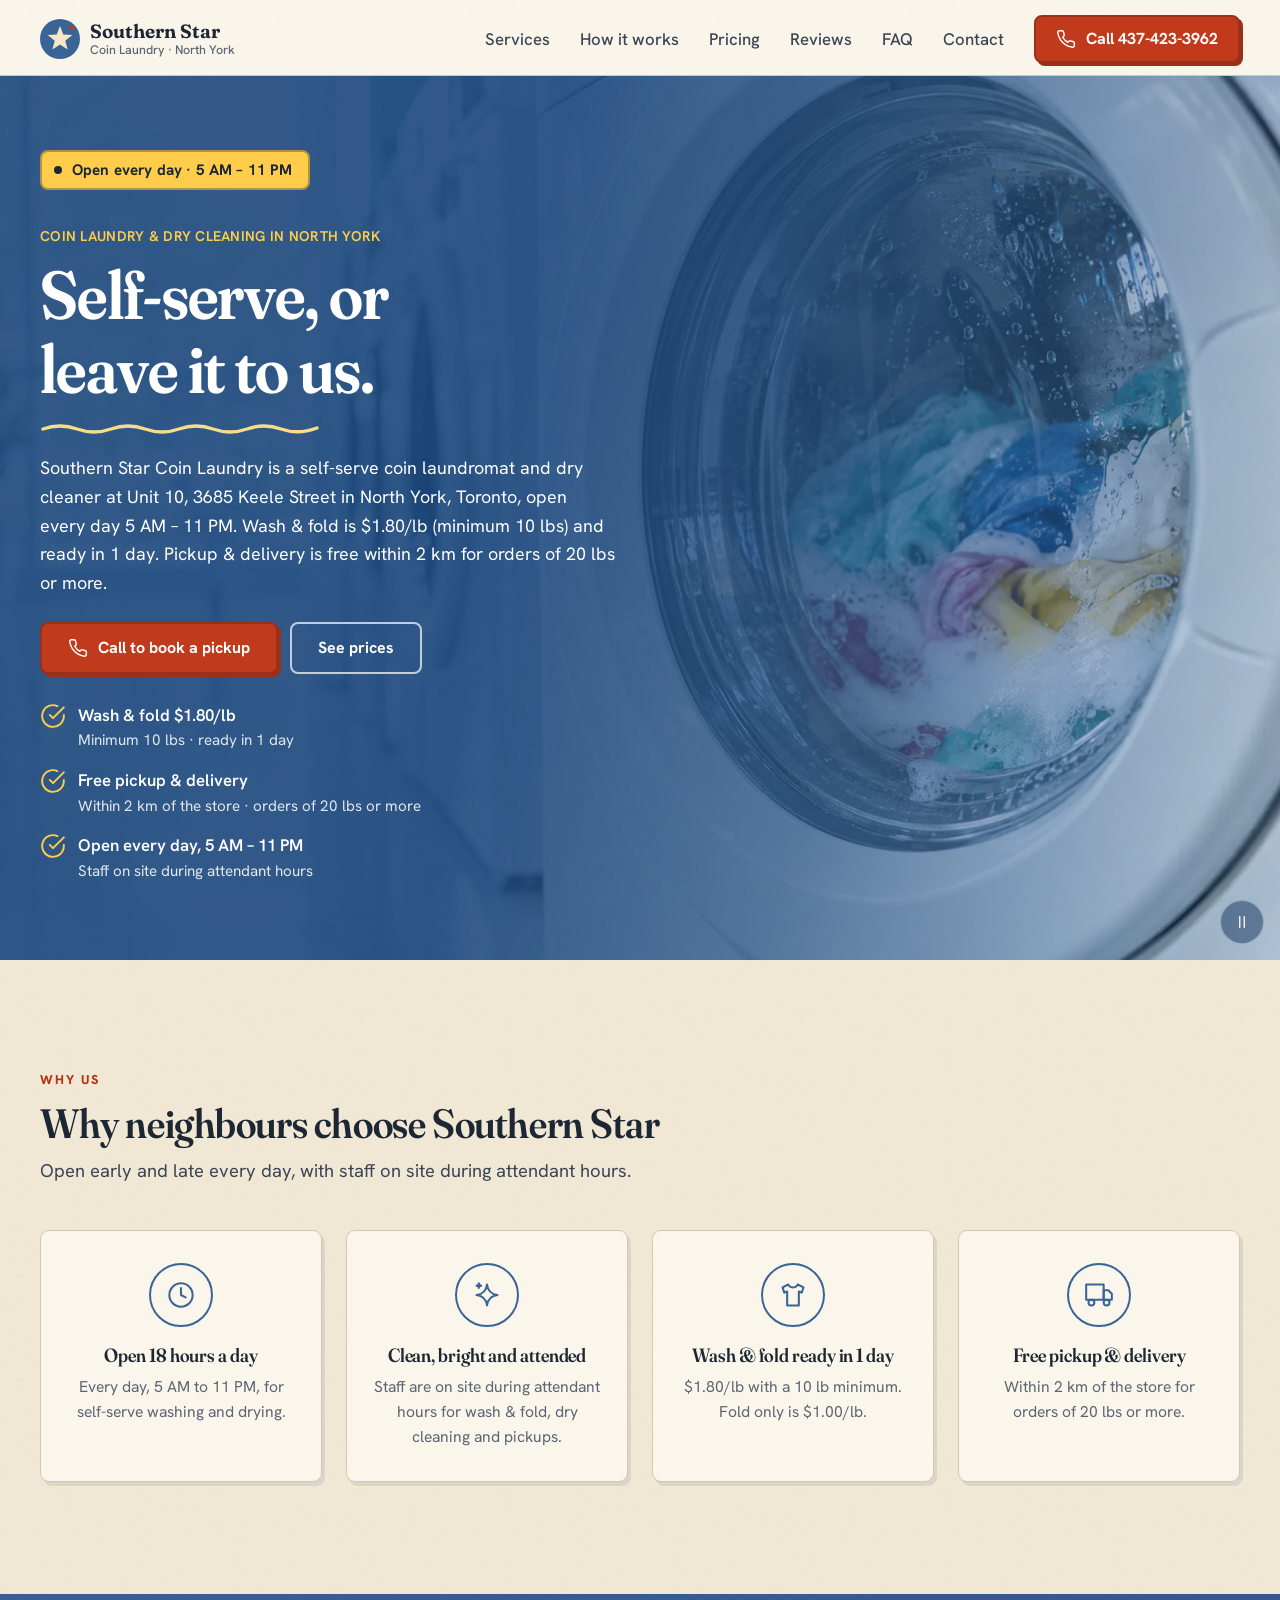
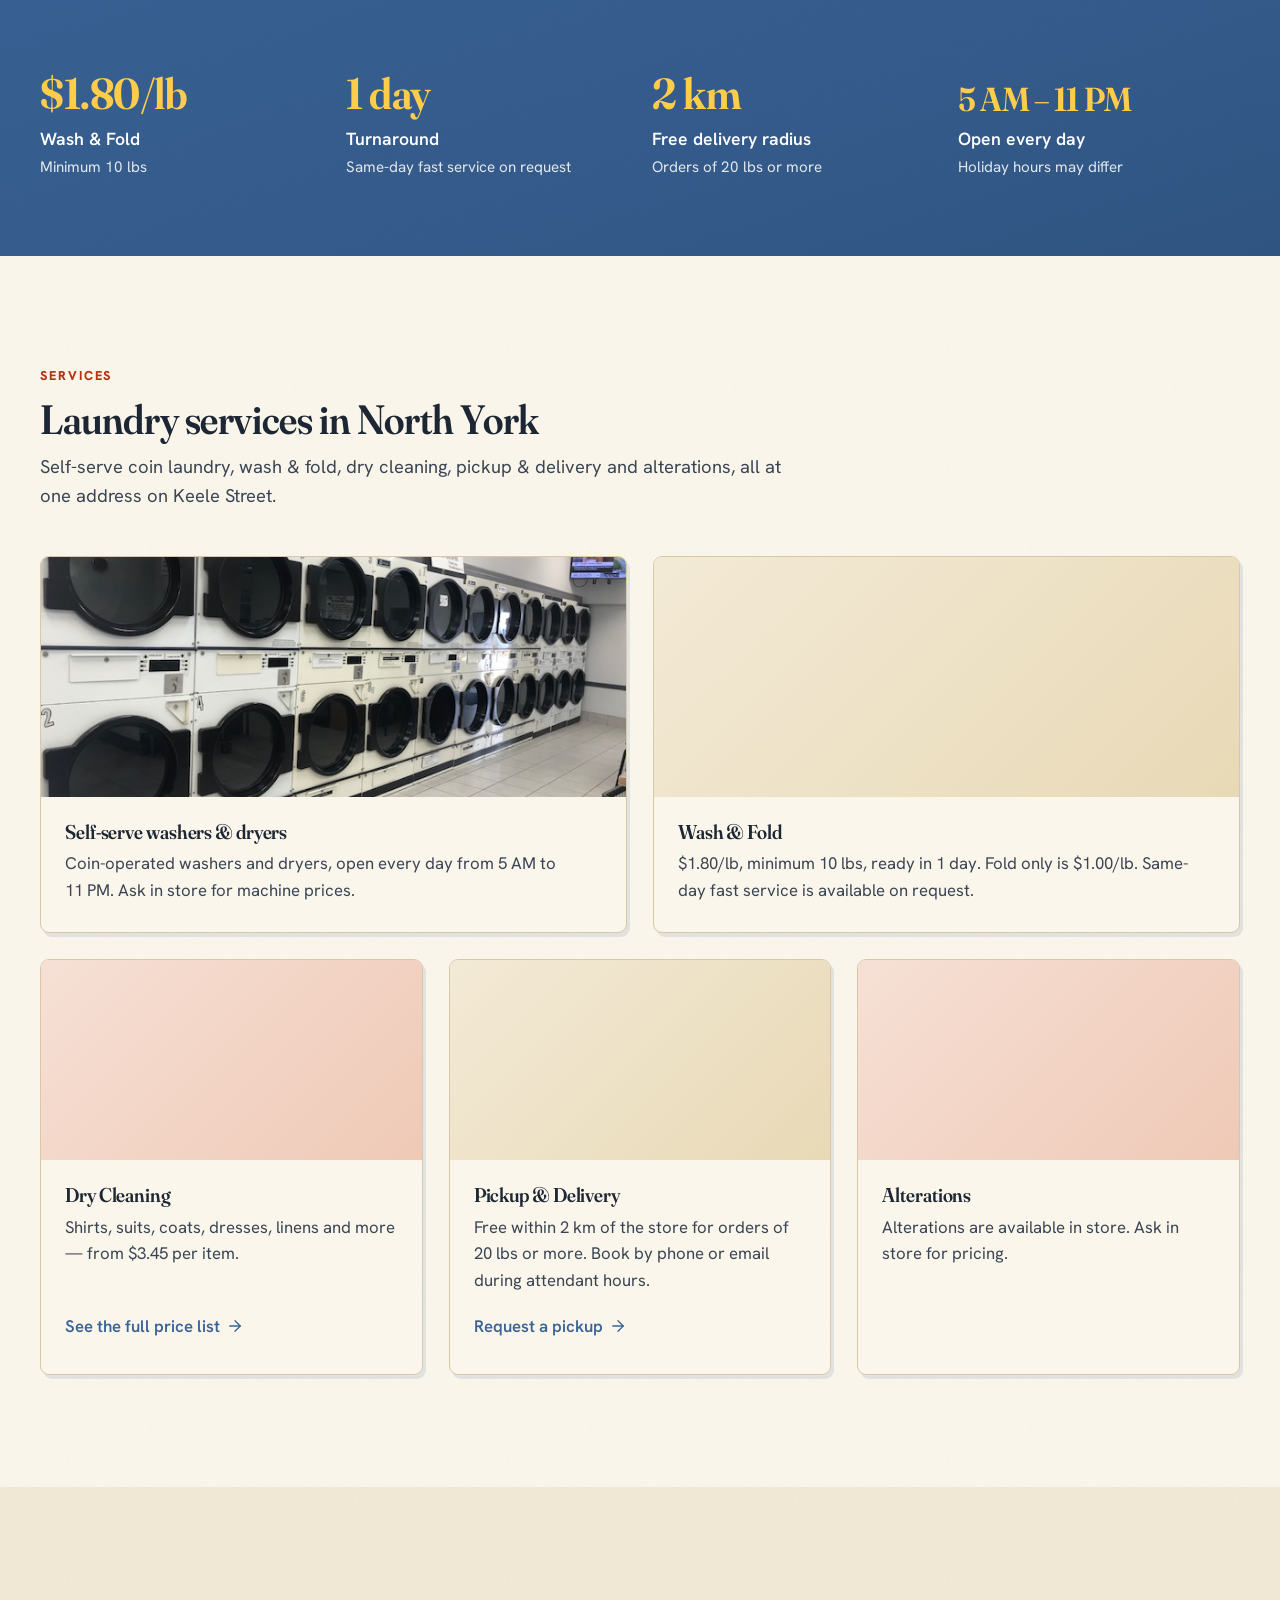
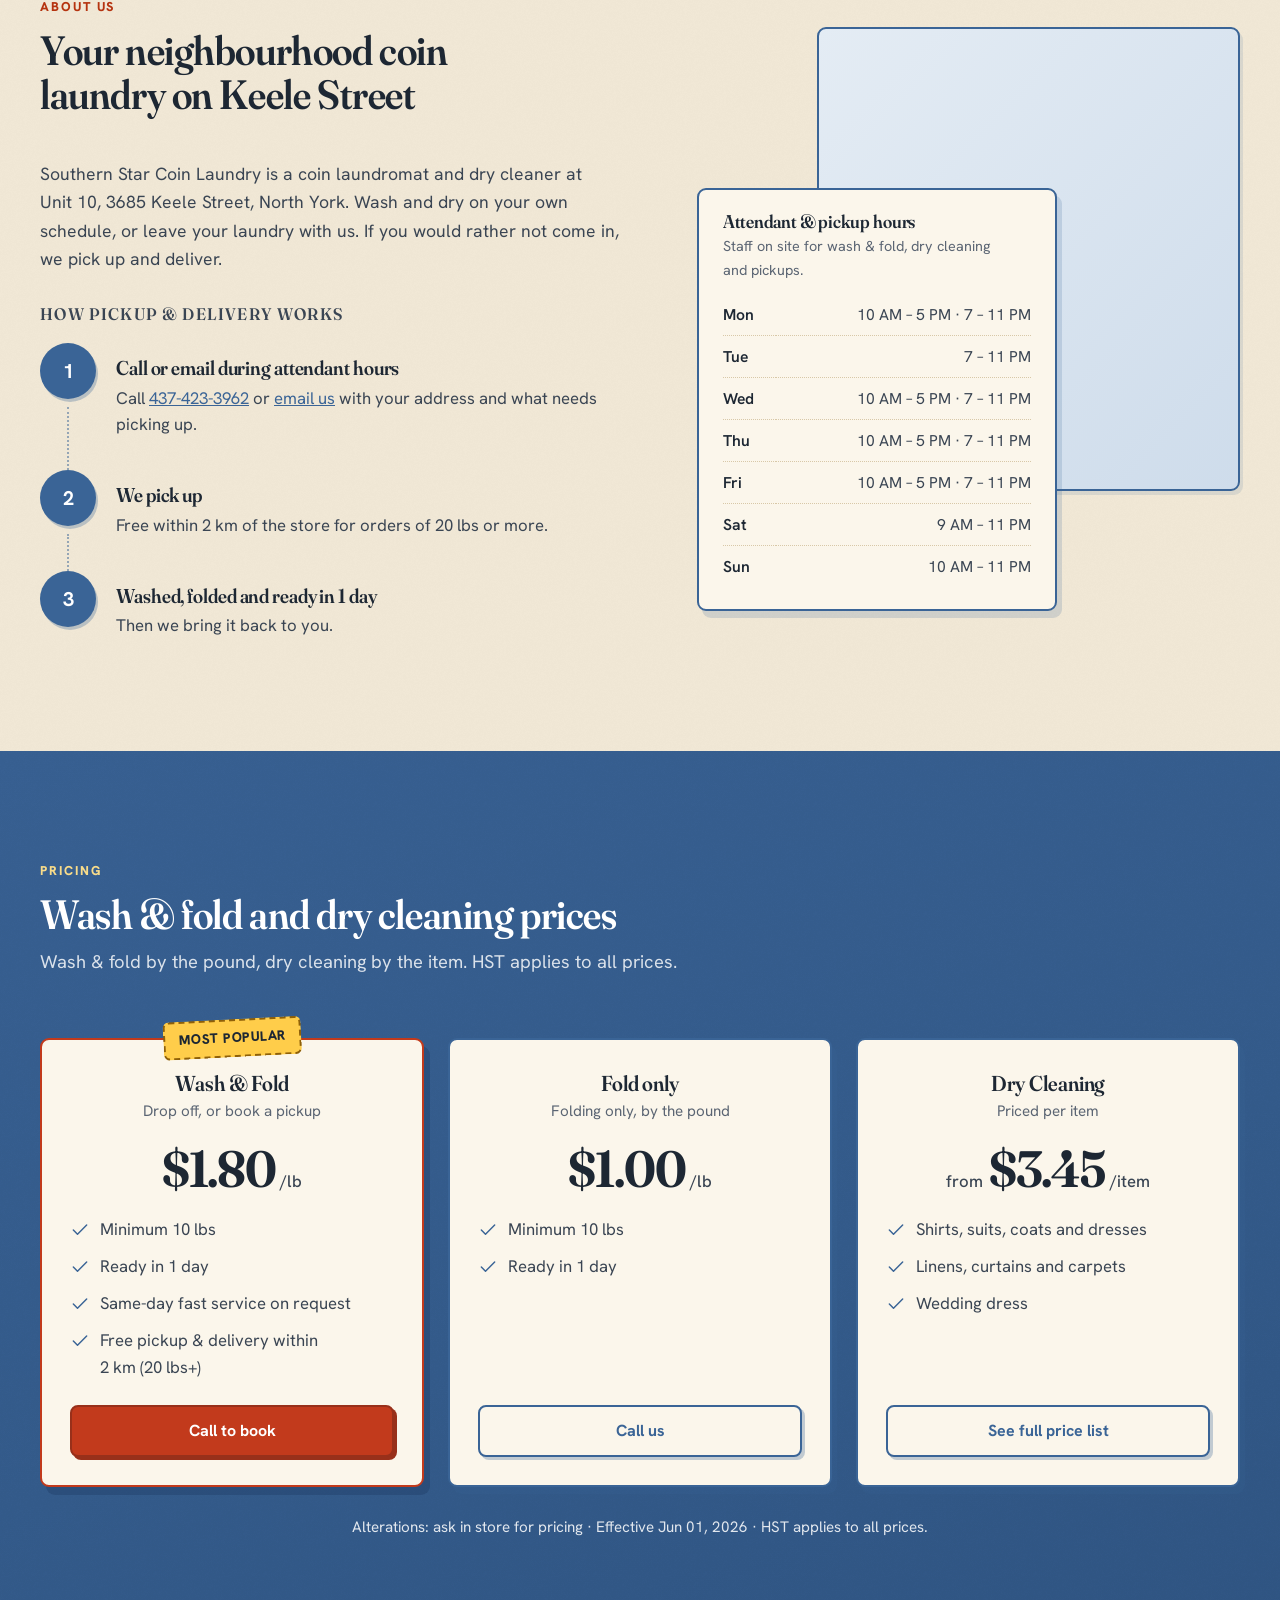
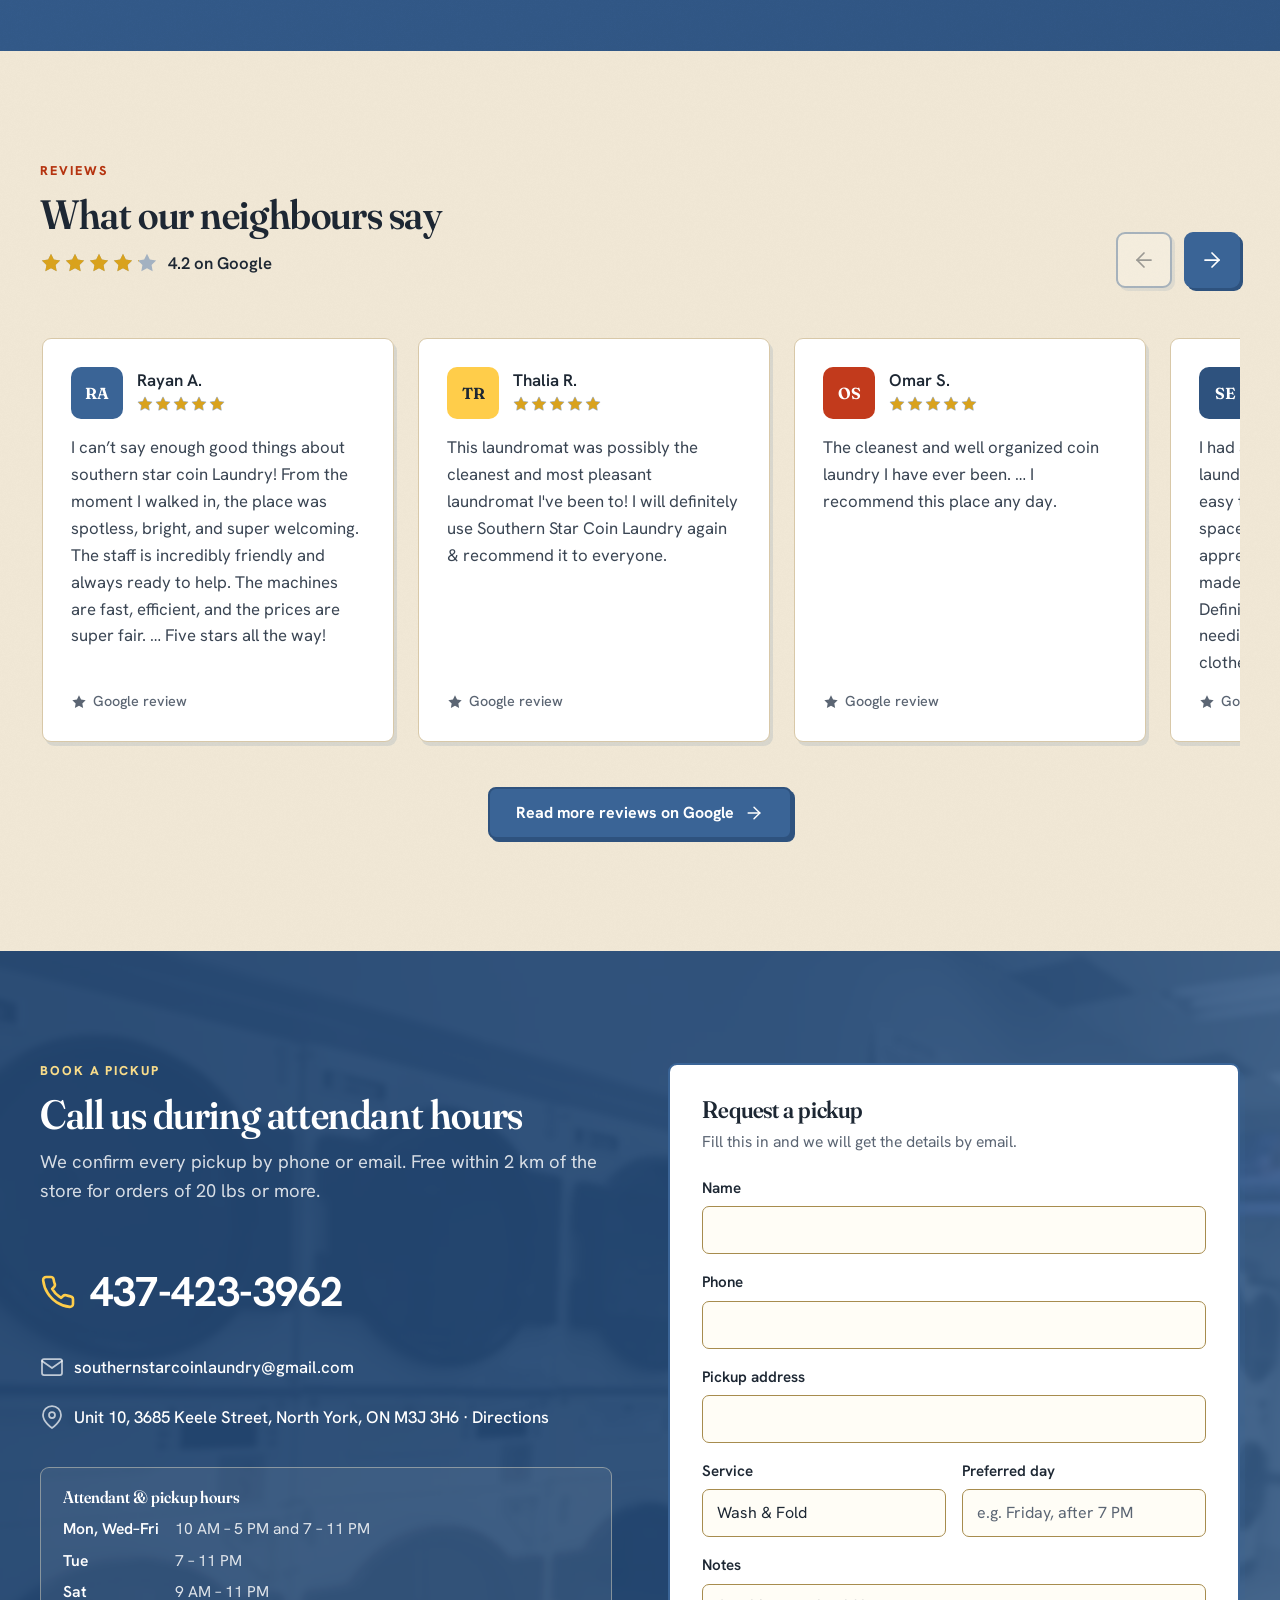
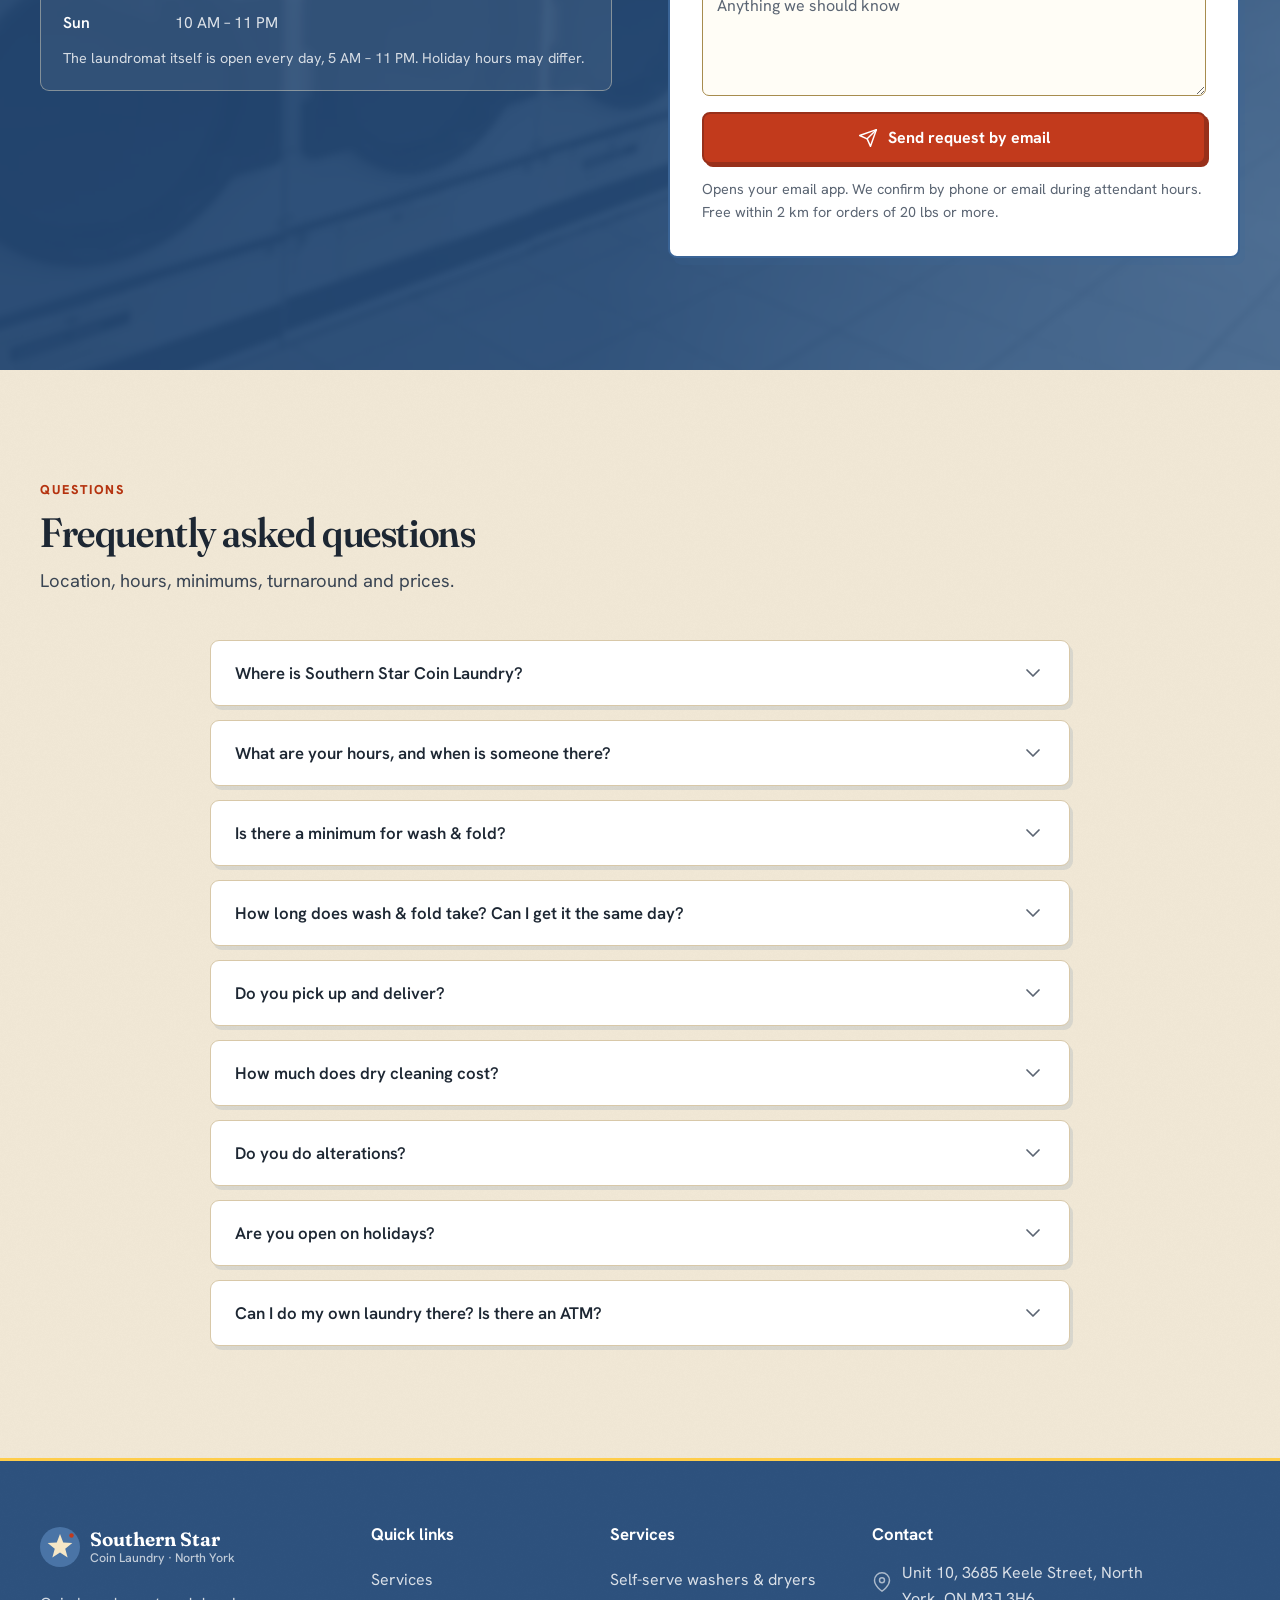
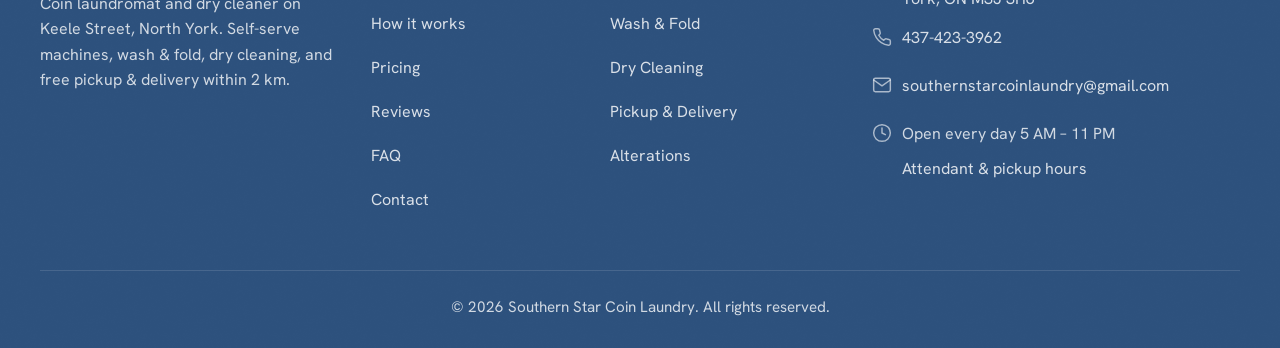
<file: about.html>
<!doctype html>
<html lang="en-CA">
<head>
  <meta charset="utf-8">
  <meta name="viewport" content="width=device-width, initial-scale=1, viewport-fit=cover">
  <meta http-equiv="refresh" content="0; url=index.html#about">
  <title>About Us | Southern Star Coin Laundry, North York</title>
  <meta name="description" content="Southern Star Coin Laundry is your neighbourhood laundromat at Unit 10, 3685 Keele St, North York: wash &amp; fold, dry cleaning, pickup &amp; delivery.">
  <meta name="robots" content="noindex, follow">
  <link rel="canonical" href="https://southernstarlaundry.com/">
  <meta name="theme-color" content="#FBF6EB">
  <link rel="icon" href="data:image/svg+xml,%3Csvg xmlns='http://www.w3.org/2000/svg' viewBox='0 0 40 40'%3E%3Ccircle cx='20' cy='20' r='20' fill='%233A6496'/%3E%3Cpolygon fill='%23F6E7C6' points='20,7 23.23,15.55 32.36,15.98 25.23,21.7 27.64,30.52 20,25.5 12.36,30.52 14.77,21.7 7.64,15.98 16.77,15.55'/%3E%3Ccircle cx='31.5' cy='8.5' r='2.2' fill='%23C23A1C'/%3E%3C/svg%3E">
  <link rel="stylesheet" href="css/site.css">
</head>
<body>
  <main id="main" class="redirect">
    <div>
      <h1>About Southern Star Coin Laundry</h1>
      <p>This page has moved to the home page. <a class="btn btn--blue btn--sm" href="index.html#about">Continue to About us</a></p>
    </div>
  </main>
</body>
</html>
</file>
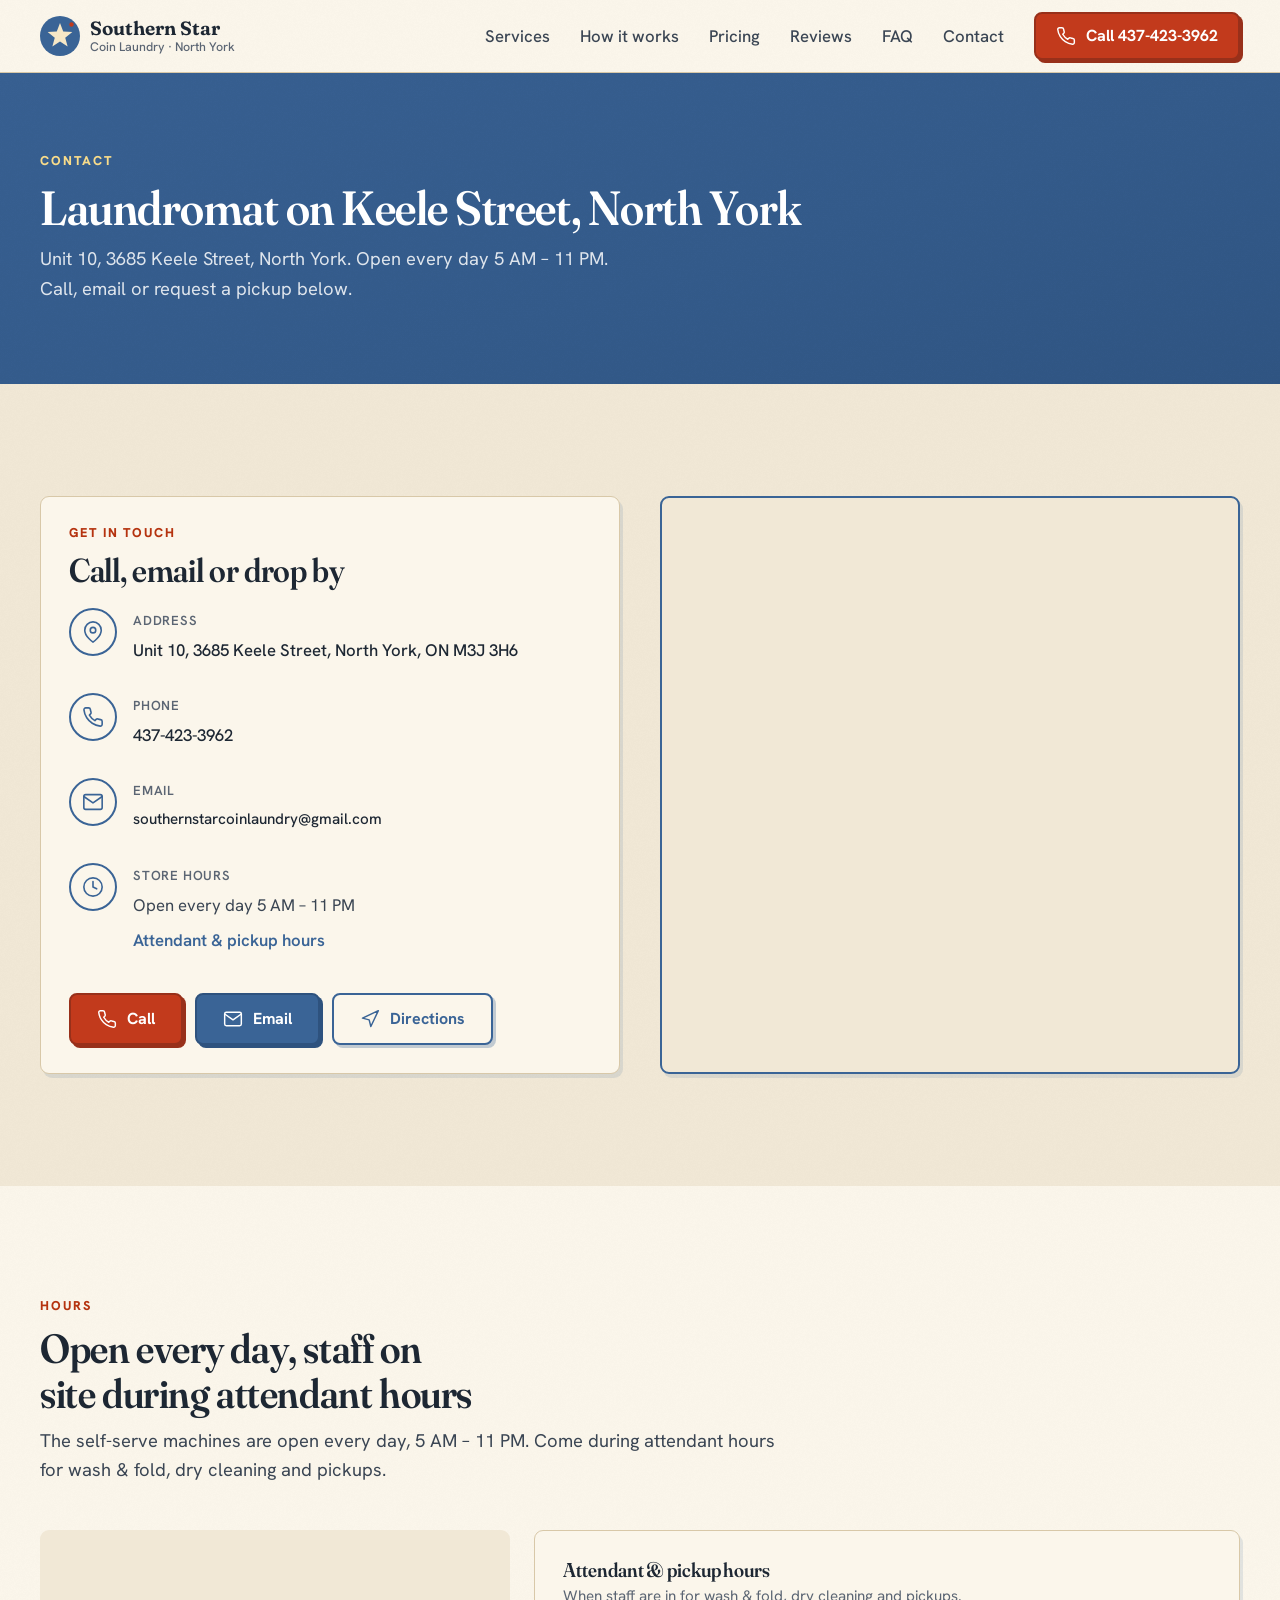
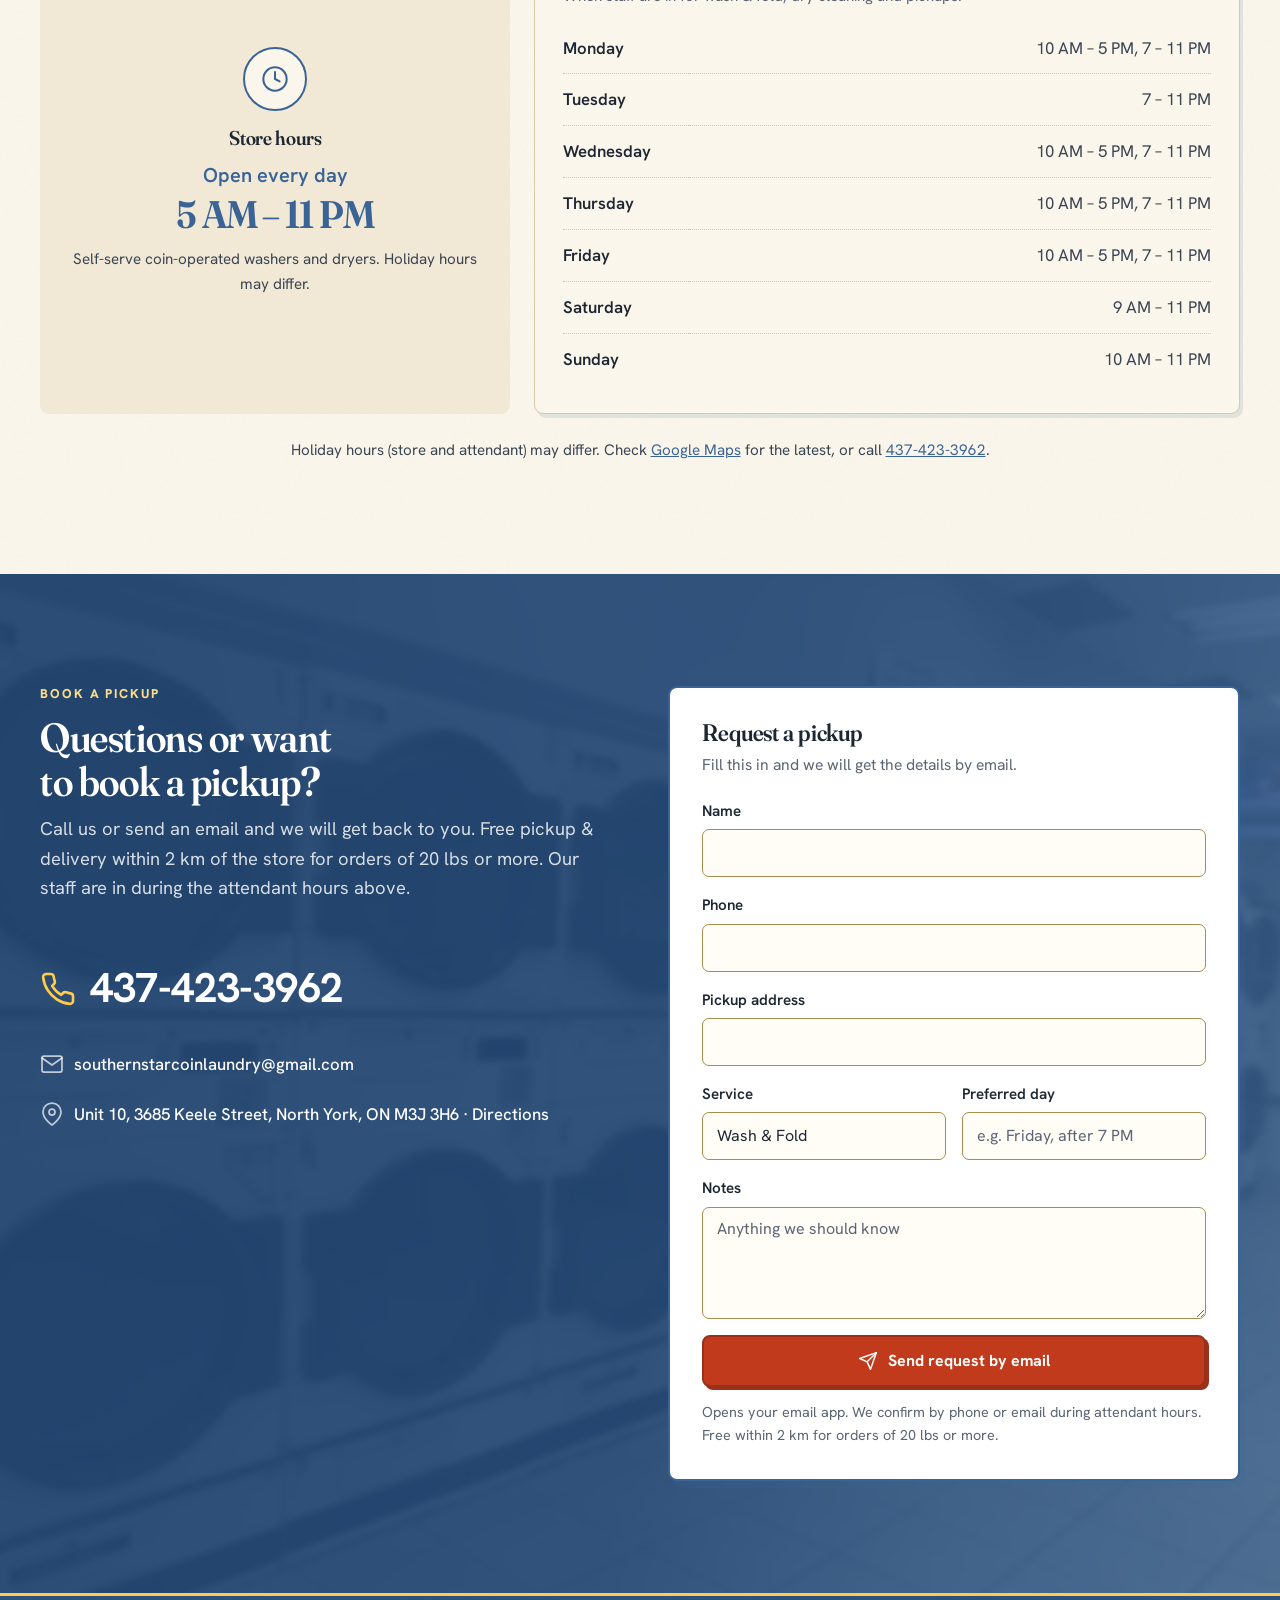
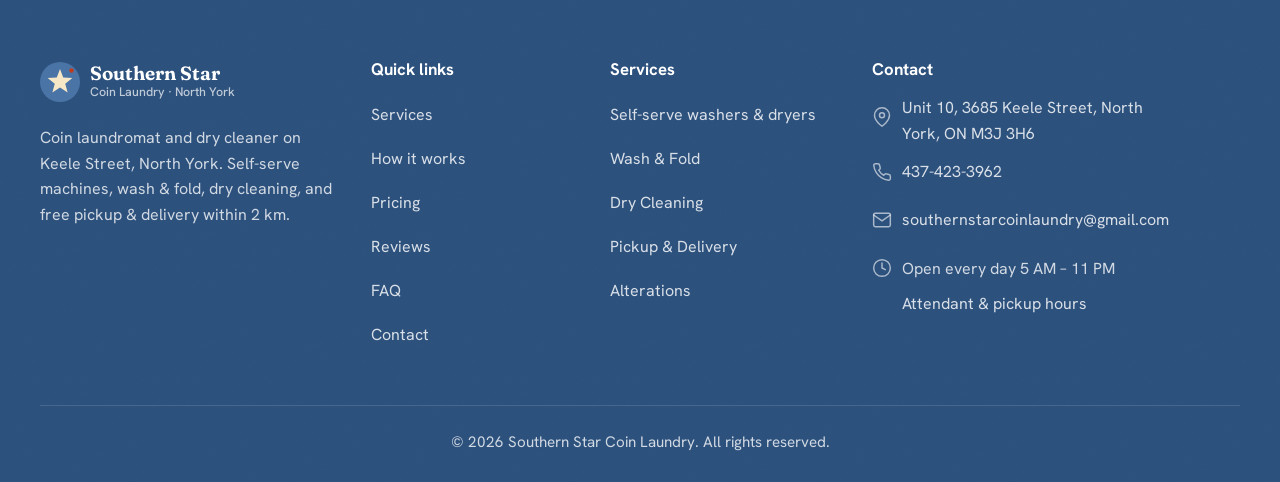
<file: contact.html>
<!doctype html>
<html lang="en-CA">
<head>
  <meta charset="utf-8">
  <meta name="viewport" content="width=device-width, initial-scale=1, viewport-fit=cover">
  <title>Hours, Directions &amp; Pickup | Southern Star Coin Laundry</title>
  <meta name="description" content="Southern Star Coin Laundry, Unit 10, 3685 Keele Street, North York. Open daily 5 AM–11 PM. Attendant hours, directions and pickup requests: 437-423-3962.">
  <meta name="robots" content="index, follow, max-image-preview:large">
  <link rel="canonical" href="https://southernstarlaundry.com/contact.html">
  <meta name="theme-color" content="#FBF6EB">
  <meta property="og:type" content="website">
  <meta property="og:site_name" content="Southern Star Coin Laundry">
  <meta property="og:locale" content="en_CA">
  <meta property="og:title" content="Hours, Directions &amp; Pickup | Southern Star Coin Laundry">
  <meta property="og:description" content="Southern Star Coin Laundry, Unit 10, 3685 Keele Street, North York. Open daily 5 AM–11 PM. Attendant hours, directions and pickup requests: 437-423-3962.">
  <meta property="og:url" content="https://southernstarlaundry.com/contact.html">
  <meta property="og:image" content="https://southernstarlaundry.com/img/og-cover.jpg">
  <meta property="og:image:width" content="1200">
  <meta property="og:image:height" content="630">
  <meta property="og:image:alt" content="Laundry tumbling behind the glass door of a front-load washer">
  <meta name="twitter:card" content="summary_large_image">
  <meta name="twitter:title" content="Hours, Directions &amp; Pickup | Southern Star Coin Laundry">
  <meta name="twitter:description" content="Southern Star Coin Laundry, Unit 10, 3685 Keele Street, North York. Open daily 5 AM–11 PM. Attendant hours, directions and pickup requests: 437-423-3962.">
  <meta name="twitter:image" content="https://southernstarlaundry.com/img/og-cover.jpg">
  <meta name="twitter:image:alt" content="Laundry tumbling behind the glass door of a front-load washer">
  <link rel="icon" href="data:image/svg+xml,%3Csvg xmlns='http://www.w3.org/2000/svg' viewBox='0 0 40 40'%3E%3Ccircle cx='20' cy='20' r='20' fill='%233A6496'/%3E%3Cpolygon fill='%23F6E7C6' points='20,7 23.23,15.55 32.36,15.98 25.23,21.7 27.64,30.52 20,25.5 12.36,30.52 14.77,21.7 7.64,15.98 16.77,15.55'/%3E%3Ccircle cx='31.5' cy='8.5' r='2.2' fill='%23C23A1C'/%3E%3C/svg%3E">
  <link rel="preload" href="fonts/fraunces-latin-full-normal.woff2" as="font" type="font/woff2" crossorigin>
  <link rel="preload" href="fonts/hanken-grotesk-latin-wght-normal.woff2" as="font" type="font/woff2" crossorigin>
  <link rel="stylesheet" href="css/site.css">
  <script>document.documentElement.classList.add('js');</script>
  <script src="js/site.js" defer onerror="document.documentElement.classList.remove('js')"></script>
  <script type="application/ld+json">
{
  "@context": "https://schema.org",
  "@graph": [
    {
      "@type": "BreadcrumbList",
      "itemListElement": [
        {
          "@type": "ListItem",
          "position": 1,
          "name": "Home",
          "item": "https://southernstarlaundry.com/"
        },
        {
          "@type": "ListItem",
          "position": 2,
          "name": "Contact",
          "item": "https://southernstarlaundry.com/contact.html"
        }
      ]
    },
    {
      "@type": "DryCleaningOrLaundry",
      "@id": "https://southernstarlaundry.com/#business",
      "name": "Southern Star Coin Laundry",
      "description": "Southern Star Coin Laundry is a self-serve coin laundromat and dry cleaner at Unit 10, 3685 Keele Street in North York, Toronto, open every day 5 AM – 11 PM. Wash & fold is $1.80/lb (minimum 10 lbs) and ready in 1 day. Pickup & delivery is free within 2 km for orders of 20 lbs or more. Attendant & pickup hours (staff on site for wash & fold, dry cleaning and pickups): Mon, Wed, Thu and Fri 10 AM – 5 PM and 7 – 11 PM; Tue 7 – 11 PM; Sat 9 AM – 11 PM; Sun 10 AM – 11 PM. Holiday hours may differ.",
      "url": "https://southernstarlaundry.com/",
      "telephone": "+1-437-423-3962",
      "email": "southernstarcoinlaundry@gmail.com",
      "image": "https://southernstarlaundry.com/img/og-cover.jpg",
      "priceRange": "$",
      "currenciesAccepted": "CAD",
      "address": {
        "@type": "PostalAddress",
        "streetAddress": "Unit 10, 3685 Keele Street",
        "addressLocality": "North York",
        "addressRegion": "ON",
        "postalCode": "M3J 3H6",
        "addressCountry": "CA"
      },
      "geo": {
        "@type": "GeoCoordinates",
        "latitude": 43.7545952,
        "longitude": -79.4872762
      },
      "hasMap": "https://maps.app.goo.gl/hLKiNmSBhVdrMN4HA",
      "sameAs": [
        "https://maps.app.goo.gl/hLKiNmSBhVdrMN4HA"
      ],
      "areaServed": [
        {
          "@type": "City",
          "name": "North York"
        },
        {
          "@type": "City",
          "name": "Toronto"
        }
      ],
      "openingHoursSpecification": [
        {
          "@type": "OpeningHoursSpecification",
          "dayOfWeek": [
            "Monday",
            "Tuesday",
            "Wednesday",
            "Thursday",
            "Friday",
            "Saturday",
            "Sunday"
          ],
          "opens": "05:00",
          "closes": "23:00"
        }
      ],
      "amenityFeature": [
        {
          "@type": "LocationFeatureSpecification",
          "name": "Self-serve coin-operated washers and dryers",
          "value": true
        },
        {
          "@type": "LocationFeatureSpecification",
          "name": "ATM on site",
          "value": true
        }
      ]
    }
  ]
}
  </script>
</head>

<body>
  <a class="skip-link" href="#main">Skip to content</a>

  <!-- Header (shared by every page) -->
  <header class="site-header">
    <div class="container nav">
      <a class="brand" href="index.html" aria-label="Southern Star Coin Laundry, home">
        <svg class="brand__mark" viewBox="0 0 40 40" aria-hidden="true" focusable="false"><circle class="brand__disc" cx="20" cy="20" r="20" fill="#3A6496"/><polygon class="brand__star" fill="#F6E7C6" points="20,7 23.23,15.55 32.36,15.98 25.23,21.7 27.64,30.52 20,25.5 12.36,30.52 14.77,21.7 7.64,15.98 16.77,15.55"/><circle class="brand__dot" cx="31.5" cy="8.5" r="2.2" fill="#C23A1C"/></svg>
        <span class="brand__text">
          <span class="brand__name">Southern Star</span>
          <span class="brand__tag">Coin Laundry · North York</span>
        </span>
      </a>
      <nav class="nav__links" id="nav-panel" aria-label="Main">
        <ul>
          <li><a href="index.html#services">Services</a></li>
          <li><a href="index.html#how-it-works">How it works</a></li>
          <li><a href="pricing.html">Pricing</a></li>
          <li><a href="index.html#reviews">Reviews</a></li>
          <li><a href="index.html#faq">FAQ</a></li>
          <li><a href="contact.html" aria-current="page">Contact</a></li>
        </ul>
      </nav>
      <div class="nav__actions">
        <a class="btn btn--cta btn--call" href="tel:+14374233962">
          <svg class="icon" viewBox="0 0 24 24" aria-hidden="true" focusable="false"><path d="M22 16.92v3a2 2 0 0 1-2.18 2 19.79 19.79 0 0 1-8.63-3.07 19.5 19.5 0 0 1-6-6 19.79 19.79 0 0 1-3.07-8.67A2 2 0 0 1 4.11 2h3a2 2 0 0 1 2 1.72 12.84 12.84 0 0 0 .7 2.81 2 2 0 0 1-.45 2.11L8.09 9.91a16 16 0 0 0 6 6l1.27-1.27a2 2 0 0 1 2.11-.45 12.84 12.84 0 0 0 2.81.7A2 2 0 0 1 22 16.92z"/></svg>
          <span class="btn--call__full">Call 437-423-3962</span>
          <span class="btn--call__short">Call</span>
        </a>
        <button class="nav__toggle" type="button" aria-expanded="false" aria-controls="nav-panel" aria-label="Open menu">
          <svg class="icon icon--menu" viewBox="0 0 24 24" aria-hidden="true" focusable="false"><path d="M3 6h18M3 12h18M3 18h18"/></svg>
          <svg class="icon icon--close" viewBox="0 0 24 24" aria-hidden="true" focusable="false"><path d="M18 6L6 18M6 6l12 12"/></svg>
        </button>
      </div>
    </div>
  </header>

  <main id="main">

    <!-- Page title band -->
    <section class="page-hero" aria-labelledby="page-title">
      <div class="container">
        <p class="eyebrow eyebrow--aqua">Contact</p>
        <h1 id="page-title">Laundromat on Keele Street, North York</h1>
        <p>Unit&nbsp;10, 3685 Keele Street, North York. Open every day 5&nbsp;AM&nbsp;– 11&nbsp;PM. Call, email or request a pickup below.</p>
      </div>
    </section>

    <!-- Address, buttons and map -->
    <section class="section section--light" id="find-us" aria-labelledby="find-title">
      <div class="container split split--contact">
        <div class="card contact-card">
          <p class="eyebrow">Get in touch</p>
          <h2 class="section__title" id="find-title">Call, email or drop by</h2>
          <ul class="contact-list">
            <li>
              <span class="icon-circle icon-circle--teal">
                <svg class="icon" viewBox="0 0 24 24" aria-hidden="true" focusable="false"><path d="M21 10c0 7-9 13-9 13s-9-6-9-13a9 9 0 0 1 18 0z"/><circle cx="12" cy="10" r="3"/></svg>
              </span>
              <div>
                <span class="contact-list__label">Address</span>
                <a href="https://maps.app.goo.gl/hLKiNmSBhVdrMN4HA" target="_blank" rel="noopener">Unit&nbsp;10, 3685 Keele Street, North York, ON&nbsp;M3J&nbsp;3H6</a>
              </div>
            </li>
            <li>
              <span class="icon-circle icon-circle--aqua">
                <svg class="icon" viewBox="0 0 24 24" aria-hidden="true" focusable="false"><path d="M22 16.92v3a2 2 0 0 1-2.18 2 19.79 19.79 0 0 1-8.63-3.07 19.5 19.5 0 0 1-6-6 19.79 19.79 0 0 1-3.07-8.67A2 2 0 0 1 4.11 2h3a2 2 0 0 1 2 1.72 12.84 12.84 0 0 0 .7 2.81 2 2 0 0 1-.45 2.11L8.09 9.91a16 16 0 0 0 6 6l1.27-1.27a2 2 0 0 1 2.11-.45 12.84 12.84 0 0 0 2.81.7A2 2 0 0 1 22 16.92z"/></svg>
              </span>
              <div>
                <span class="contact-list__label">Phone</span>
                <a href="tel:+14374233962">437-423-3962</a>
              </div>
            </li>
            <li>
              <span class="icon-circle icon-circle--sea">
                <svg class="icon" viewBox="0 0 24 24" aria-hidden="true" focusable="false"><path d="M4 4h16c1.1 0 2 .9 2 2v12c0 1.1-.9 2-2 2H4c-1.1 0-2-.9-2-2V6c0-1.1.9-2 2-2z"/><path d="M22 6l-10 7L2 6"/></svg>
              </span>
              <div>
                <span class="contact-list__label">Email</span>
                <a class="contact-list__email" href="mailto:southernstarcoinlaundry@gmail.com">southernstarcoinlaundry<wbr>@gmail.com</a>
              </div>
            </li>
            <li>
              <span class="icon-circle icon-circle--coral">
                <svg class="icon" viewBox="0 0 24 24" aria-hidden="true" focusable="false"><circle cx="12" cy="12" r="10"/><path d="M12 6v6l4 2"/></svg>
              </span>
              <div>
                <span class="contact-list__label">Store hours</span>
                <span>Open every day 5&nbsp;AM&nbsp;– 11&nbsp;PM<br><a href="#hours">Attendant &amp; pickup hours</a></span>
              </div>
            </li>
          </ul>
          <div class="action-row">
            <a class="btn btn--cta" href="tel:+14374233962">
              <svg class="icon" viewBox="0 0 24 24" aria-hidden="true" focusable="false"><path d="M22 16.92v3a2 2 0 0 1-2.18 2 19.79 19.79 0 0 1-8.63-3.07 19.5 19.5 0 0 1-6-6 19.79 19.79 0 0 1-3.07-8.67A2 2 0 0 1 4.11 2h3a2 2 0 0 1 2 1.72 12.84 12.84 0 0 0 .7 2.81 2 2 0 0 1-.45 2.11L8.09 9.91a16 16 0 0 0 6 6l1.27-1.27a2 2 0 0 1 2.11-.45 12.84 12.84 0 0 0 2.81.7A2 2 0 0 1 22 16.92z"/></svg>
              Call
            </a>
            <a class="btn btn--blue" href="mailto:southernstarcoinlaundry@gmail.com">
              <svg class="icon" viewBox="0 0 24 24" aria-hidden="true" focusable="false"><path d="M4 4h16c1.1 0 2 .9 2 2v12c0 1.1-.9 2-2 2H4c-1.1 0-2-.9-2-2V6c0-1.1.9-2 2-2z"/><path d="M22 6l-10 7L2 6"/></svg>
              Email
            </a>
            <a class="btn btn--outline-blue" href="https://maps.app.goo.gl/hLKiNmSBhVdrMN4HA" target="_blank" rel="noopener">
              <svg class="icon" viewBox="0 0 24 24" aria-hidden="true" focusable="false"><polygon points="3 11 22 2 13 21 11 13 3 11"/></svg>
              Directions
            </a>
          </div>
        </div>
        <div class="map-embed">
          <iframe src="https://www.google.com/maps?q=3685+Keele+St+Unit+10,+North+York,+ON+M3J+3H6&output=embed" loading="lazy" title="Map showing Southern Star Coin Laundry at 3685 Keele Street, North York" referrerpolicy="no-referrer-when-downgrade" allowfullscreen></iframe>
        </div>
      </div>
    </section>

    <!-- Hours -->
    <section class="section section--white" id="hours" aria-labelledby="hours-title">
      <div class="container">
        <div class="section__head">
          <p class="eyebrow">Hours</p>
          <h2 class="section__title" id="hours-title">Open every day, staff on site during attendant hours</h2>
          <p class="section__lead">The self-serve machines are open every day, 5&nbsp;AM&nbsp;– 11&nbsp;PM. Come during attendant hours for wash &amp; fold, dry cleaning and pickups.</p>
        </div>
        <div class="hours-grid">
          <div class="card card--light store-hours">
            <span class="icon-circle icon-circle--teal">
              <svg class="icon" viewBox="0 0 24 24" aria-hidden="true" focusable="false"><circle cx="12" cy="12" r="10"/><path d="M12 6v6l4 2"/></svg>
            </span>
            <h3>Store hours</h3>
            <p class="store-hours__big">Open every day</p>
            <p class="store-hours__time">5&nbsp;AM&nbsp;– 11&nbsp;PM</p>
            <p class="store-hours__note">Self-serve coin-operated washers and dryers. Holiday hours may differ.</p>
          </div>
          <div class="card attendant-hours">
            <h3>Attendant &amp; pickup hours</h3>
            <p class="attendant-hours__note">When staff are in for wash &amp; fold, dry cleaning and pickups.</p>
            <table class="hours-table hours-table--lg">
              <tbody>
                <tr><th scope="row">Monday</th><td><span class="keep">10&nbsp;AM&nbsp;– 5&nbsp;PM,</span> <span class="keep">7&nbsp;– 11&nbsp;PM</span></td></tr>
                <tr><th scope="row">Tuesday</th><td><span class="keep">7&nbsp;– 11&nbsp;PM</span></td></tr>
                <tr><th scope="row">Wednesday</th><td><span class="keep">10&nbsp;AM&nbsp;– 5&nbsp;PM,</span> <span class="keep">7&nbsp;– 11&nbsp;PM</span></td></tr>
                <tr><th scope="row">Thursday</th><td><span class="keep">10&nbsp;AM&nbsp;– 5&nbsp;PM,</span> <span class="keep">7&nbsp;– 11&nbsp;PM</span></td></tr>
                <tr><th scope="row">Friday</th><td><span class="keep">10&nbsp;AM&nbsp;– 5&nbsp;PM,</span> <span class="keep">7&nbsp;– 11&nbsp;PM</span></td></tr>
                <tr><th scope="row">Saturday</th><td><span class="keep">9&nbsp;AM&nbsp;– 11&nbsp;PM</span></td></tr>
                <tr><th scope="row">Sunday</th><td><span class="keep">10&nbsp;AM&nbsp;– 11&nbsp;PM</span></td></tr>
              </tbody>
            </table>
          </div>
        </div>
        <p class="hours-footnote">Holiday hours (store and attendant) may differ. Check <a href="https://maps.app.goo.gl/hLKiNmSBhVdrMN4HA" target="_blank" rel="noopener">Google Maps</a> for the latest, or call <a href="tel:+14374233962">437-423-3962</a>.</p>
      </div>
    </section>

    <!-- Request a pickup -->
    <section class="section section--dark book" id="pickup" aria-labelledby="pickup-title">
      <div class="book__bg" aria-hidden="true"></div>
      <div class="container book__grid">
        <div>
          <div class="section__head">
            <p class="eyebrow eyebrow--aqua">Book a pickup</p>
            <h2 class="section__title" id="pickup-title">Questions or want to book a pickup?</h2>
            <p class="section__lead">Call us or send an email and we will get back to you. Free pickup &amp; delivery within 2&nbsp;km of the store for orders of 20&nbsp;lbs or more. Our staff are in during the attendant hours above.</p>
          </div>
          <a class="book__phone" href="tel:+14374233962">
            <svg class="icon" viewBox="0 0 24 24" aria-hidden="true" focusable="false"><path d="M22 16.92v3a2 2 0 0 1-2.18 2 19.79 19.79 0 0 1-8.63-3.07 19.5 19.5 0 0 1-6-6 19.79 19.79 0 0 1-3.07-8.67A2 2 0 0 1 4.11 2h3a2 2 0 0 1 2 1.72 12.84 12.84 0 0 0 .7 2.81 2 2 0 0 1-.45 2.11L8.09 9.91a16 16 0 0 0 6 6l1.27-1.27a2 2 0 0 1 2.11-.45 12.84 12.84 0 0 0 2.81.7A2 2 0 0 1 22 16.92z"/></svg>
            437-423-3962
          </a>
          <ul class="contact-links">
            <li><a href="mailto:southernstarcoinlaundry@gmail.com">
              <svg class="icon" viewBox="0 0 24 24" aria-hidden="true" focusable="false"><path d="M4 4h16c1.1 0 2 .9 2 2v12c0 1.1-.9 2-2 2H4c-1.1 0-2-.9-2-2V6c0-1.1.9-2 2-2z"/><path d="M22 6l-10 7L2 6"/></svg>
              southernstarcoinlaundry<wbr>@gmail.com</a></li>
            <li><a href="https://maps.app.goo.gl/hLKiNmSBhVdrMN4HA" target="_blank" rel="noopener">
              <svg class="icon" viewBox="0 0 24 24" aria-hidden="true" focusable="false"><path d="M21 10c0 7-9 13-9 13s-9-6-9-13a9 9 0 0 1 18 0z"/><circle cx="12" cy="10" r="3"/></svg>
              Unit&nbsp;10, 3685 Keele Street, North York, ON&nbsp;M3J&nbsp;3H6 · Directions</a></li>
          </ul>
        </div>

        <form class="form-card" id="pickup-form" action="mailto:southernstarcoinlaundry@gmail.com?subject=Pickup%20request" method="post" enctype="text/plain">
          <h3>Request a pickup</h3>
          <p class="form-card__intro">Fill this in and we will get the details by email.</p>
          <div class="field">
            <label for="pf-name">Name</label>
            <input id="pf-name" name="name" type="text" autocomplete="name" maxlength="80" required enterkeyhint="next">
          </div>
          <div class="field">
            <label for="pf-phone">Phone</label>
            <input id="pf-phone" name="phone" type="tel" inputmode="tel" autocomplete="tel" maxlength="30" required enterkeyhint="next">
          </div>
          <div class="field">
            <label for="pf-address">Pickup address</label>
            <input id="pf-address" name="address" type="text" autocomplete="street-address" maxlength="200" required enterkeyhint="next">
          </div>
          <div class="form-row">
            <div class="field">
              <label for="pf-service">Service</label>
              <select id="pf-service" name="service" required>
                <option value="Wash &amp; Fold">Wash &amp; Fold</option>
                <option value="Dry Cleaning">Dry Cleaning</option>
                <option value="Both">Both</option>
              </select>
            </div>
            <div class="field">
              <label for="pf-day">Preferred day</label>
              <input id="pf-day" name="day" type="text" placeholder="e.g. Friday, after 7 PM" autocomplete="off" maxlength="80" enterkeyhint="next">
            </div>
          </div>
          <div class="field">
            <label for="pf-notes">Notes</label>
            <textarea id="pf-notes" name="notes" rows="3" placeholder="Anything we should know" maxlength="500" enterkeyhint="enter"></textarea>
          </div>
          <button class="btn btn--cta btn--block" type="submit">
            <svg class="icon" viewBox="0 0 24 24" aria-hidden="true" focusable="false"><path d="M22 2L11 13"/><path d="M22 2l-7 20-4-9-9-4z"/></svg>
            Send request by email
          </button>
          <p class="form-note">Opens your email app. We confirm by phone or email during attendant hours. Free within 2&nbsp;km for orders of 20&nbsp;lbs or more.</p>
          <p class="form-fallback" id="pickup-trimmed" hidden>Your notes were shortened to fit in the email. Add the rest in your email app, or call <a href="tel:+14374233962">437-423-3962</a>.</p>
          <p class="form-fallback" id="pickup-fallback" hidden>If your email app did not open, <a id="pickup-mailto" href="mailto:southernstarcoinlaundry@gmail.com?subject=Pickup%20request">use this link</a> or call <a href="tel:+14374233962">437-423-3962</a>.</p>
        </form>
      </div>
    </section>

  </main>

  <!-- Footer (shared by every page) -->
  <footer class="site-footer">
    <div class="container">
      <div class="footer__grid">
        <div class="footer__brand">
          <a class="brand" href="index.html" aria-label="Southern Star Coin Laundry, home">
            <svg class="brand__mark" viewBox="0 0 40 40" aria-hidden="true" focusable="false"><circle class="brand__disc" cx="20" cy="20" r="20" fill="#3A6496"/><polygon class="brand__star" fill="#F6E7C6" points="20,7 23.23,15.55 32.36,15.98 25.23,21.7 27.64,30.52 20,25.5 12.36,30.52 14.77,21.7 7.64,15.98 16.77,15.55"/><circle class="brand__dot" cx="31.5" cy="8.5" r="2.2" fill="#C23A1C"/></svg>
            <span class="brand__text">
              <span class="brand__name">Southern Star</span>
              <span class="brand__tag">Coin Laundry · North York</span>
            </span>
          </a>
          <p>Coin laundromat and dry cleaner on Keele Street, North York. Self-serve machines, wash &amp; fold, dry cleaning, and free pickup &amp; delivery within 2&nbsp;km.</p>
        </div>
        <nav aria-label="Quick links">
          <h4>Quick links</h4>
          <ul>
            <li><a href="index.html#services">Services</a></li>
            <li><a href="index.html#how-it-works">How it works</a></li>
            <li><a href="pricing.html">Pricing</a></li>
            <li><a href="index.html#reviews">Reviews</a></li>
            <li><a href="index.html#faq">FAQ</a></li>
            <li><a href="contact.html">Contact</a></li>
          </ul>
        </nav>
        <nav aria-label="Services">
          <h4>Services</h4>
          <ul>
            <li><a href="index.html#services">Self-serve washers &amp; dryers</a></li>
            <li><a href="pricing.html">Wash &amp; Fold</a></li>
            <li><a href="pricing.html">Dry Cleaning</a></li>
            <li><a href="index.html#contact">Pickup &amp; Delivery</a></li>
            <li><a href="index.html#services">Alterations</a></li>
          </ul>
        </nav>
        <div>
          <h4>Contact</h4>
          <ul class="footer__contact">
            <li>
              <svg class="icon" viewBox="0 0 24 24" aria-hidden="true" focusable="false"><path d="M21 10c0 7-9 13-9 13s-9-6-9-13a9 9 0 0 1 18 0z"/><circle cx="12" cy="10" r="3"/></svg>
              <a href="https://maps.app.goo.gl/hLKiNmSBhVdrMN4HA" target="_blank" rel="noopener">Unit&nbsp;10, 3685 Keele Street, North York, ON&nbsp;M3J&nbsp;3H6</a>
            </li>
            <li>
              <svg class="icon" viewBox="0 0 24 24" aria-hidden="true" focusable="false"><path d="M22 16.92v3a2 2 0 0 1-2.18 2 19.79 19.79 0 0 1-8.63-3.07 19.5 19.5 0 0 1-6-6 19.79 19.79 0 0 1-3.07-8.67A2 2 0 0 1 4.11 2h3a2 2 0 0 1 2 1.72 12.84 12.84 0 0 0 .7 2.81 2 2 0 0 1-.45 2.11L8.09 9.91a16 16 0 0 0 6 6l1.27-1.27a2 2 0 0 1 2.11-.45 12.84 12.84 0 0 0 2.81.7A2 2 0 0 1 22 16.92z"/></svg>
              <a href="tel:+14374233962">437-423-3962</a>
            </li>
            <li>
              <svg class="icon" viewBox="0 0 24 24" aria-hidden="true" focusable="false"><path d="M4 4h16c1.1 0 2 .9 2 2v12c0 1.1-.9 2-2 2H4c-1.1 0-2-.9-2-2V6c0-1.1.9-2 2-2z"/><path d="M22 6l-10 7L2 6"/></svg>
              <a href="mailto:southernstarcoinlaundry@gmail.com">southernstarcoinlaundry<wbr>@gmail.com</a>
            </li>
            <li>
              <svg class="icon" viewBox="0 0 24 24" aria-hidden="true" focusable="false"><circle cx="12" cy="12" r="10"/><path d="M12 6v6l4 2"/></svg>
              <span>Open every day 5&nbsp;AM&nbsp;– 11&nbsp;PM<br><a href="contact.html#hours">Attendant &amp; pickup hours</a></span>
            </li>
          </ul>
        </div>
      </div>
      <div class="footer__bottom">
        <p>© 2026 Southern Star Coin Laundry. All rights reserved.</p>
      </div>
    </div>
  </footer>
</body>
</html>
</file>
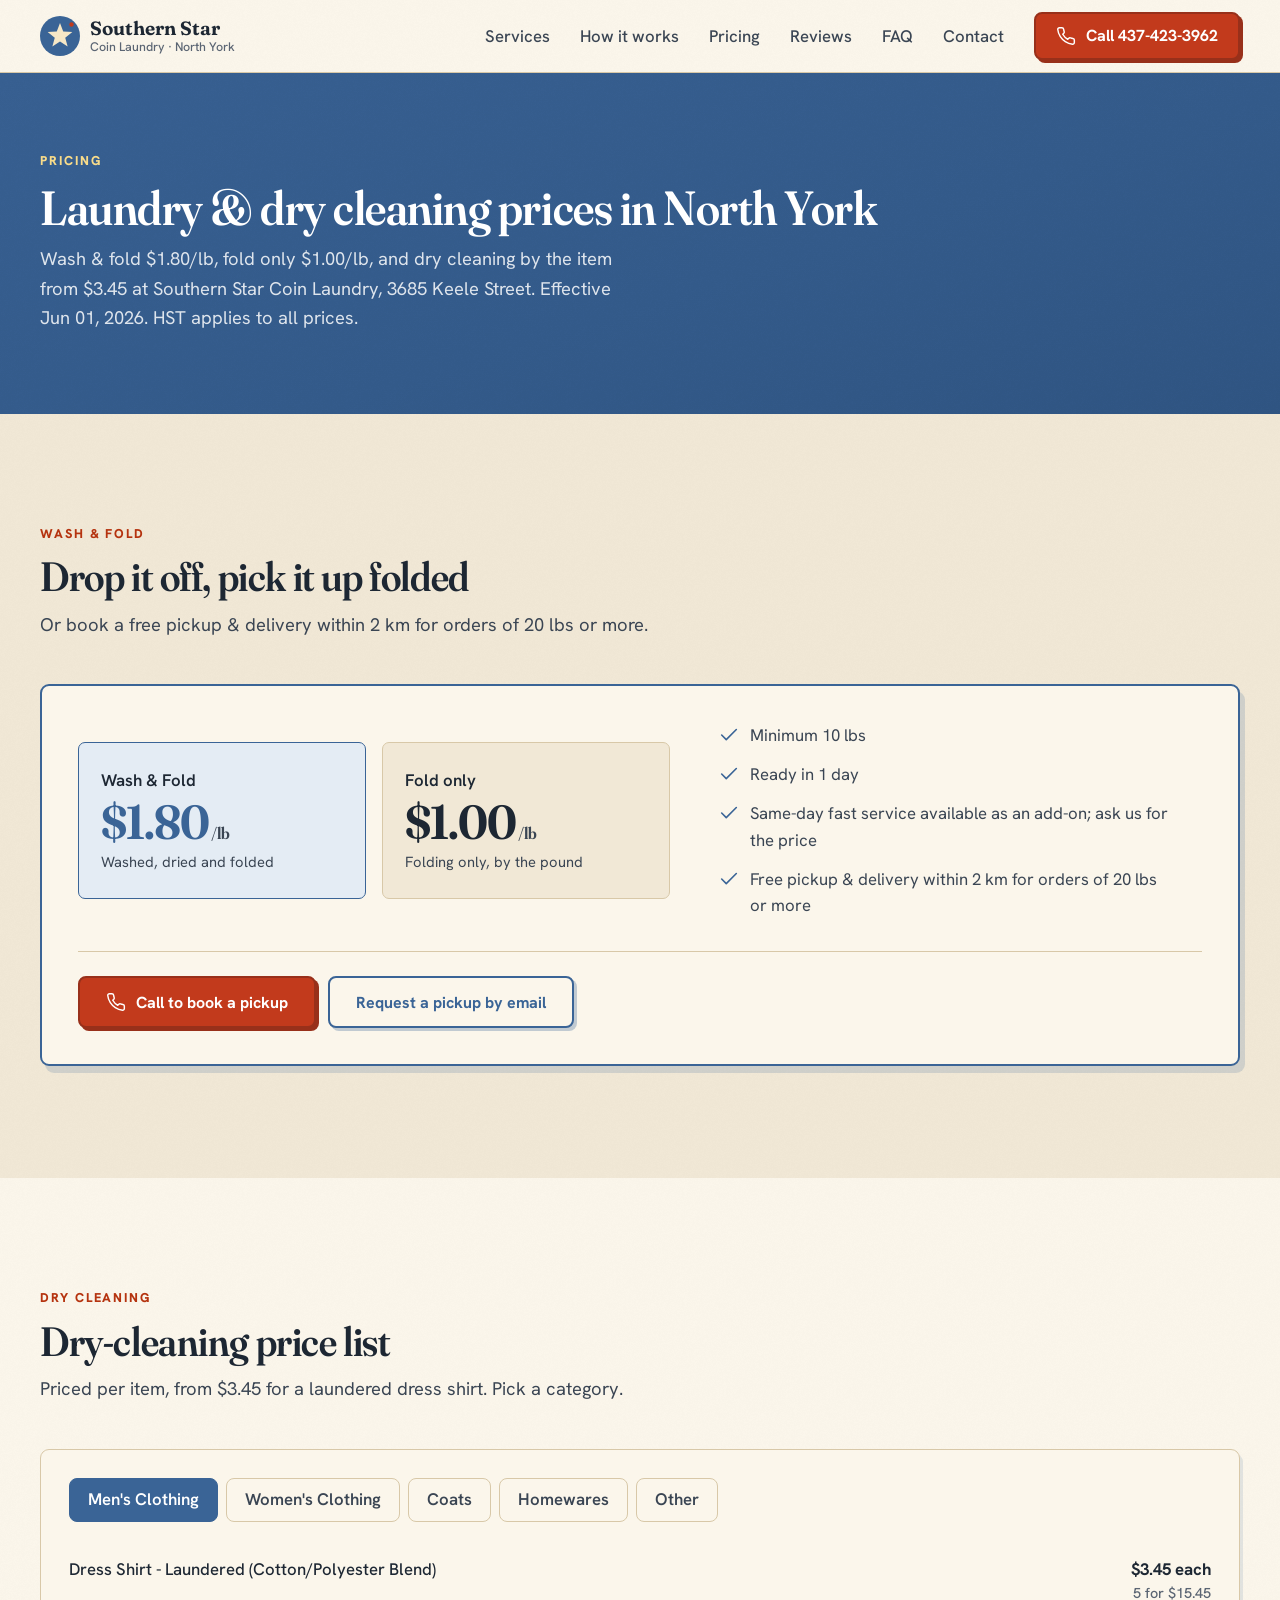
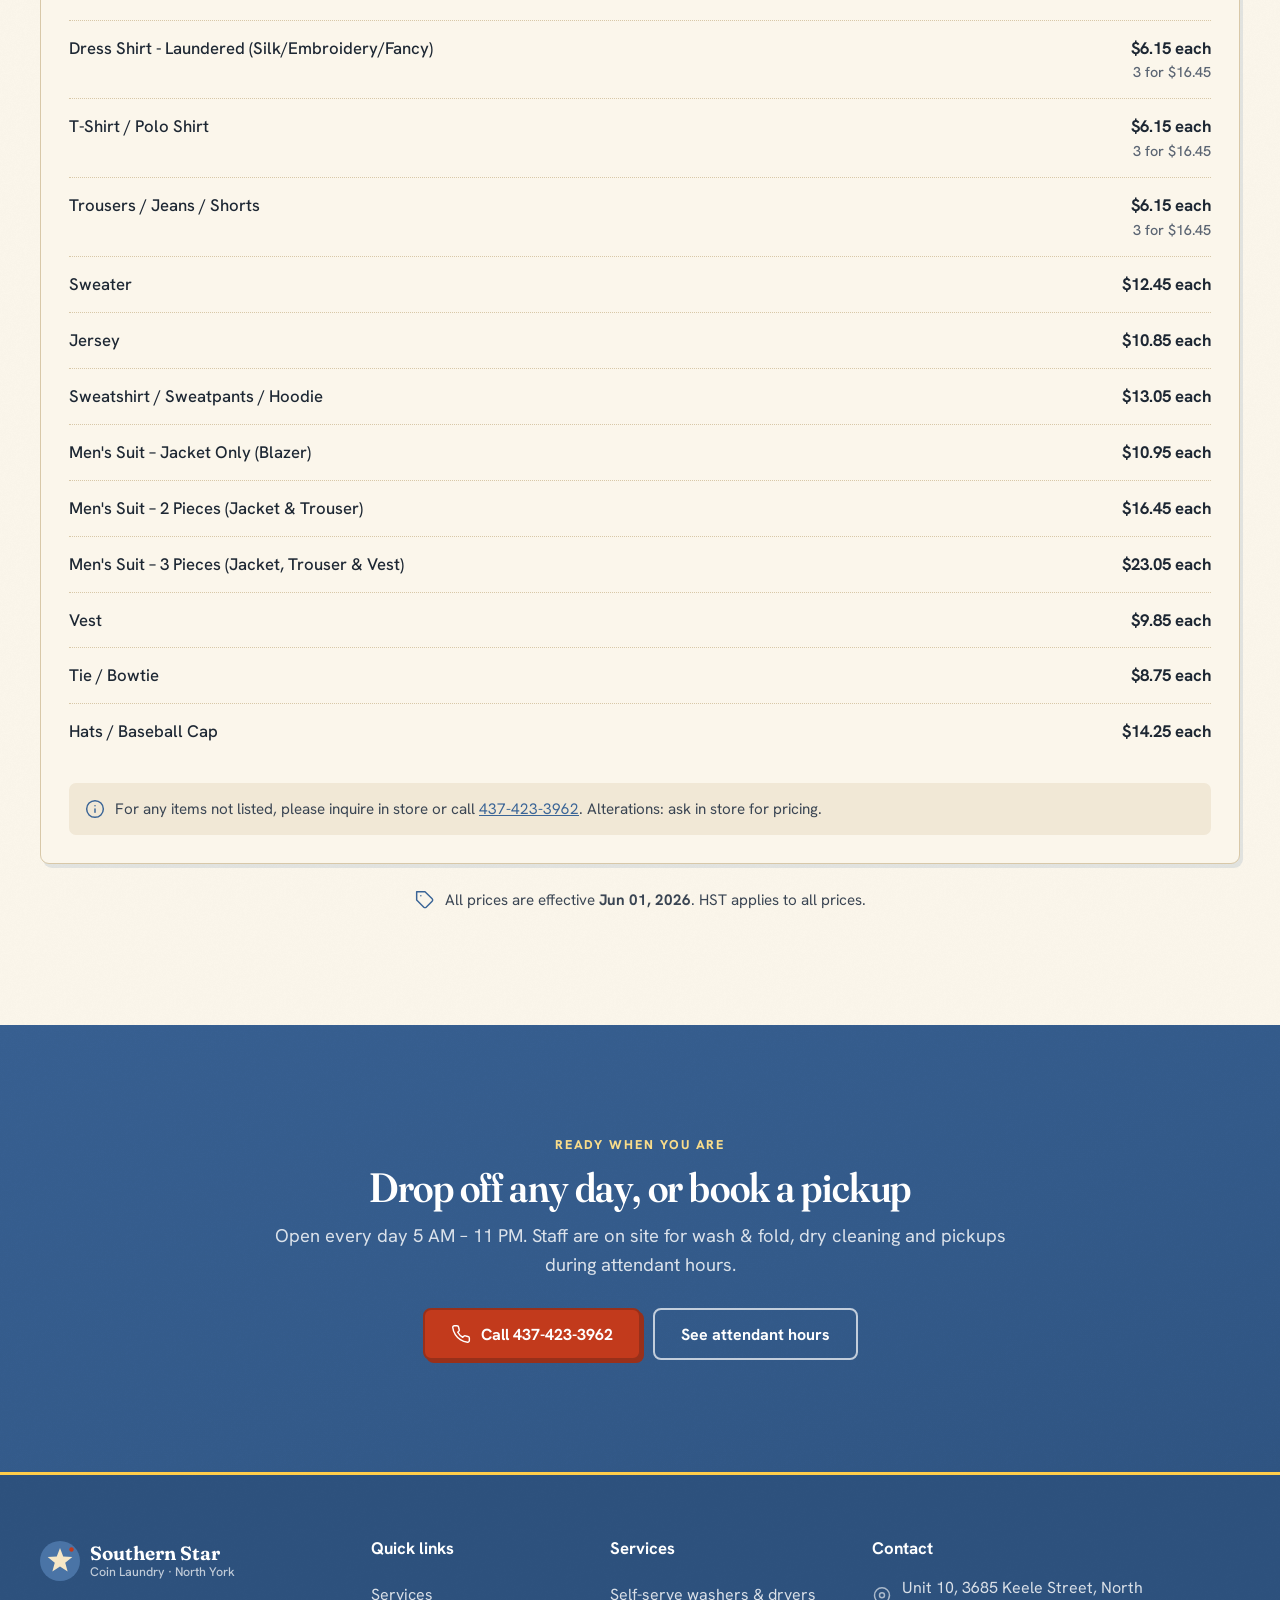
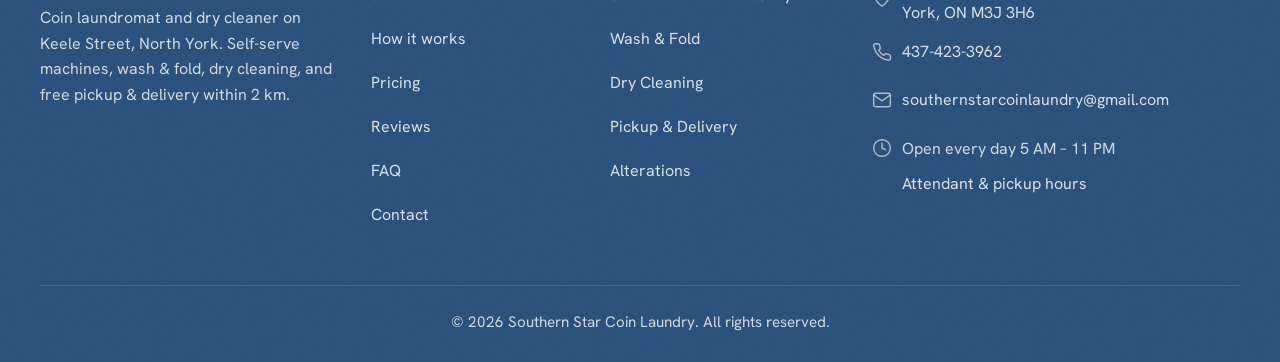
<file: pricing.html>
<!doctype html>
<html lang="en-CA">
<head>
  <meta charset="utf-8">
  <meta name="viewport" content="width=device-width, initial-scale=1, viewport-fit=cover">
  <title>Laundry &amp; Dry Cleaning Prices | Southern Star Coin Laundry</title>
  <meta name="description" content="Wash &amp; fold $1.80/lb, fold only $1.00/lb (min. 10 lbs) and dry cleaning from $3.45 per item at Southern Star Coin Laundry, North York. HST applies.">
  <meta name="robots" content="index, follow, max-image-preview:large">
  <link rel="canonical" href="https://southernstarlaundry.com/pricing.html">
  <meta name="theme-color" content="#FBF6EB">
  <meta property="og:type" content="website">
  <meta property="og:site_name" content="Southern Star Coin Laundry">
  <meta property="og:locale" content="en_CA">
  <meta property="og:title" content="Laundry &amp; Dry Cleaning Prices | Southern Star Coin Laundry">
  <meta property="og:description" content="Wash &amp; fold $1.80/lb, fold only $1.00/lb (min. 10 lbs) and dry cleaning from $3.45 per item at Southern Star Coin Laundry, North York. HST applies.">
  <meta property="og:url" content="https://southernstarlaundry.com/pricing.html">
  <meta property="og:image" content="https://southernstarlaundry.com/img/og-cover.jpg">
  <meta property="og:image:width" content="1200">
  <meta property="og:image:height" content="630">
  <meta property="og:image:alt" content="Laundry tumbling behind the glass door of a front-load washer">
  <meta name="twitter:card" content="summary_large_image">
  <meta name="twitter:title" content="Laundry &amp; Dry Cleaning Prices | Southern Star Coin Laundry">
  <meta name="twitter:description" content="Wash &amp; fold $1.80/lb, fold only $1.00/lb (min. 10 lbs) and dry cleaning from $3.45 per item at Southern Star Coin Laundry, North York. HST applies.">
  <meta name="twitter:image" content="https://southernstarlaundry.com/img/og-cover.jpg">
  <meta name="twitter:image:alt" content="Laundry tumbling behind the glass door of a front-load washer">
  <link rel="icon" href="data:image/svg+xml,%3Csvg xmlns='http://www.w3.org/2000/svg' viewBox='0 0 40 40'%3E%3Ccircle cx='20' cy='20' r='20' fill='%233A6496'/%3E%3Cpolygon fill='%23F6E7C6' points='20,7 23.23,15.55 32.36,15.98 25.23,21.7 27.64,30.52 20,25.5 12.36,30.52 14.77,21.7 7.64,15.98 16.77,15.55'/%3E%3Ccircle cx='31.5' cy='8.5' r='2.2' fill='%23C23A1C'/%3E%3C/svg%3E">
  <link rel="preload" href="fonts/fraunces-latin-full-normal.woff2" as="font" type="font/woff2" crossorigin>
  <link rel="preload" href="fonts/hanken-grotesk-latin-wght-normal.woff2" as="font" type="font/woff2" crossorigin>
  <link rel="stylesheet" href="css/site.css">
  <script>document.documentElement.classList.add('js');</script>
  <script src="js/site.js" defer onerror="document.documentElement.classList.remove('js')"></script>
  <script type="application/ld+json">
{
  "@context": "https://schema.org",
  "@graph": [
    {
      "@type": "BreadcrumbList",
      "itemListElement": [
        {
          "@type": "ListItem",
          "position": 1,
          "name": "Home",
          "item": "https://southernstarlaundry.com/"
        },
        {
          "@type": "ListItem",
          "position": 2,
          "name": "Pricing",
          "item": "https://southernstarlaundry.com/pricing.html"
        }
      ]
    },
    {
      "@type": "DryCleaningOrLaundry",
      "@id": "https://southernstarlaundry.com/#business",
      "name": "Southern Star Coin Laundry",
      "url": "https://southernstarlaundry.com/",
      "telephone": "+1-437-423-3962",
      "address": {
        "@type": "PostalAddress",
        "streetAddress": "Unit 10, 3685 Keele Street",
        "addressLocality": "North York",
        "addressRegion": "ON",
        "postalCode": "M3J 3H6",
        "addressCountry": "CA"
      },
      "priceRange": "$",
      "image": "https://southernstarlaundry.com/img/og-cover.jpg",
      "hasOfferCatalog": {
        "@id": "https://southernstarlaundry.com/pricing.html#price-list"
      }
    },
    {
      "@type": "OfferCatalog",
      "@id": "https://southernstarlaundry.com/pricing.html#price-list",
      "name": "Southern Star Coin Laundry price list",
      "description": "Wash & fold by the pound, dry cleaning by the item. Effective Jun 01, 2026. HST applies to all prices.",
      "url": "https://southernstarlaundry.com/pricing.html",
      "itemListElement": [
        {
          "@type": "Offer",
          "name": "Wash & Fold",
          "description": "Washed, dried and folded. Minimum 10 lbs. Ready in 1 day. Same-day fast service available as an add-on; ask for the price. HST applies.",
          "price": "1.80",
          "priceCurrency": "CAD",
          "priceSpecification": {
            "@type": "UnitPriceSpecification",
            "price": "1.80",
            "priceCurrency": "CAD",
            "unitCode": "LBR",
            "unitText": "lb",
            "valueAddedTaxIncluded": false
          },
          "itemOffered": {
            "@type": "Service",
            "name": "Wash & Fold"
          }
        },
        {
          "@type": "Offer",
          "name": "Fold only",
          "description": "Folding only, by the pound. Minimum 10 lbs. Ready in 1 day. HST applies.",
          "price": "1.00",
          "priceCurrency": "CAD",
          "priceSpecification": {
            "@type": "UnitPriceSpecification",
            "price": "1.00",
            "priceCurrency": "CAD",
            "unitCode": "LBR",
            "unitText": "lb",
            "valueAddedTaxIncluded": false
          },
          "itemOffered": {
            "@type": "Service",
            "name": "Fold only"
          }
        },
        {
          "@type": "OfferCatalog",
          "name": "Dry cleaning – Men's Clothing",
          "itemListElement": [
            {
              "@type": "Offer",
              "name": "Dress Shirt - Laundered (Cotton/Polyester Blend)",
              "category": "Men's Clothing",
              "priceCurrency": "CAD",
              "validFrom": "2026-06-01",
              "price": "3.45",
              "priceSpecification": {
                "@type": "UnitPriceSpecification",
                "price": "3.45",
                "priceCurrency": "CAD",
                "valueAddedTaxIncluded": false
              },
              "description": "5 for $15.45",
              "itemOffered": {
                "@type": "Service",
                "name": "Dry cleaning: Dress Shirt - Laundered (Cotton/Polyester Blend)"
              }
            },
            {
              "@type": "Offer",
              "name": "Dress Shirt - Laundered (Silk/Embroidery/Fancy)",
              "category": "Men's Clothing",
              "priceCurrency": "CAD",
              "validFrom": "2026-06-01",
              "price": "6.15",
              "priceSpecification": {
                "@type": "UnitPriceSpecification",
                "price": "6.15",
                "priceCurrency": "CAD",
                "valueAddedTaxIncluded": false
              },
              "description": "3 for $16.45",
              "itemOffered": {
                "@type": "Service",
                "name": "Dry cleaning: Dress Shirt - Laundered (Silk/Embroidery/Fancy)"
              }
            },
            {
              "@type": "Offer",
              "name": "T-Shirt / Polo Shirt",
              "category": "Men's Clothing",
              "priceCurrency": "CAD",
              "validFrom": "2026-06-01",
              "price": "6.15",
              "priceSpecification": {
                "@type": "UnitPriceSpecification",
                "price": "6.15",
                "priceCurrency": "CAD",
                "valueAddedTaxIncluded": false
              },
              "description": "3 for $16.45",
              "itemOffered": {
                "@type": "Service",
                "name": "Dry cleaning: T-Shirt / Polo Shirt"
              }
            },
            {
              "@type": "Offer",
              "name": "Trousers / Jeans / Shorts",
              "category": "Men's Clothing",
              "priceCurrency": "CAD",
              "validFrom": "2026-06-01",
              "price": "6.15",
              "priceSpecification": {
                "@type": "UnitPriceSpecification",
                "price": "6.15",
                "priceCurrency": "CAD",
                "valueAddedTaxIncluded": false
              },
              "description": "3 for $16.45",
              "itemOffered": {
                "@type": "Service",
                "name": "Dry cleaning: Trousers / Jeans / Shorts"
              }
            },
            {
              "@type": "Offer",
              "name": "Sweater",
              "category": "Men's Clothing",
              "priceCurrency": "CAD",
              "validFrom": "2026-06-01",
              "price": "12.45",
              "priceSpecification": {
                "@type": "UnitPriceSpecification",
                "price": "12.45",
                "priceCurrency": "CAD",
                "valueAddedTaxIncluded": false
              },
              "itemOffered": {
                "@type": "Service",
                "name": "Dry cleaning: Sweater"
              }
            },
            {
              "@type": "Offer",
              "name": "Jersey",
              "category": "Men's Clothing",
              "priceCurrency": "CAD",
              "validFrom": "2026-06-01",
              "price": "10.85",
              "priceSpecification": {
                "@type": "UnitPriceSpecification",
                "price": "10.85",
                "priceCurrency": "CAD",
                "valueAddedTaxIncluded": false
              },
              "itemOffered": {
                "@type": "Service",
                "name": "Dry cleaning: Jersey"
              }
            },
            {
              "@type": "Offer",
              "name": "Sweatshirt / Sweatpants / Hoodie",
              "category": "Men's Clothing",
              "priceCurrency": "CAD",
              "validFrom": "2026-06-01",
              "price": "13.05",
              "priceSpecification": {
                "@type": "UnitPriceSpecification",
                "price": "13.05",
                "priceCurrency": "CAD",
                "valueAddedTaxIncluded": false
              },
              "itemOffered": {
                "@type": "Service",
                "name": "Dry cleaning: Sweatshirt / Sweatpants / Hoodie"
              }
            },
            {
              "@type": "Offer",
              "name": "Men's Suit – Jacket Only (Blazer)",
              "category": "Men's Clothing",
              "priceCurrency": "CAD",
              "validFrom": "2026-06-01",
              "price": "10.95",
              "priceSpecification": {
                "@type": "UnitPriceSpecification",
                "price": "10.95",
                "priceCurrency": "CAD",
                "valueAddedTaxIncluded": false
              },
              "itemOffered": {
                "@type": "Service",
                "name": "Dry cleaning: Men's Suit – Jacket Only (Blazer)"
              }
            },
            {
              "@type": "Offer",
              "name": "Men's Suit – 2 Pieces (Jacket & Trouser)",
              "category": "Men's Clothing",
              "priceCurrency": "CAD",
              "validFrom": "2026-06-01",
              "price": "16.45",
              "priceSpecification": {
                "@type": "UnitPriceSpecification",
                "price": "16.45",
                "priceCurrency": "CAD",
                "valueAddedTaxIncluded": false
              },
              "itemOffered": {
                "@type": "Service",
                "name": "Dry cleaning: Men's Suit – 2 Pieces (Jacket & Trouser)"
              }
            },
            {
              "@type": "Offer",
              "name": "Men's Suit – 3 Pieces (Jacket, Trouser & Vest)",
              "category": "Men's Clothing",
              "priceCurrency": "CAD",
              "validFrom": "2026-06-01",
              "price": "23.05",
              "priceSpecification": {
                "@type": "UnitPriceSpecification",
                "price": "23.05",
                "priceCurrency": "CAD",
                "valueAddedTaxIncluded": false
              },
              "itemOffered": {
                "@type": "Service",
                "name": "Dry cleaning: Men's Suit – 3 Pieces (Jacket, Trouser & Vest)"
              }
            },
            {
              "@type": "Offer",
              "name": "Vest",
              "category": "Men's Clothing",
              "priceCurrency": "CAD",
              "validFrom": "2026-06-01",
              "price": "9.85",
              "priceSpecification": {
                "@type": "UnitPriceSpecification",
                "price": "9.85",
                "priceCurrency": "CAD",
                "valueAddedTaxIncluded": false
              },
              "itemOffered": {
                "@type": "Service",
                "name": "Dry cleaning: Vest"
              }
            },
            {
              "@type": "Offer",
              "name": "Tie / Bowtie",
              "category": "Men's Clothing",
              "priceCurrency": "CAD",
              "validFrom": "2026-06-01",
              "price": "8.75",
              "priceSpecification": {
                "@type": "UnitPriceSpecification",
                "price": "8.75",
                "priceCurrency": "CAD",
                "valueAddedTaxIncluded": false
              },
              "itemOffered": {
                "@type": "Service",
                "name": "Dry cleaning: Tie / Bowtie"
              }
            },
            {
              "@type": "Offer",
              "name": "Hats / Baseball Cap",
              "category": "Men's Clothing",
              "priceCurrency": "CAD",
              "validFrom": "2026-06-01",
              "price": "14.25",
              "priceSpecification": {
                "@type": "UnitPriceSpecification",
                "price": "14.25",
                "priceCurrency": "CAD",
                "valueAddedTaxIncluded": false
              },
              "itemOffered": {
                "@type": "Service",
                "name": "Dry cleaning: Hats / Baseball Cap"
              }
            }
          ]
        },
        {
          "@type": "OfferCatalog",
          "name": "Dry cleaning – Women's Clothing",
          "itemListElement": [
            {
              "@type": "Offer",
              "name": "Women's Blouse / Top",
              "category": "Women's Clothing",
              "priceCurrency": "CAD",
              "validFrom": "2026-06-01",
              "price": "8.15",
              "priceSpecification": {
                "@type": "UnitPriceSpecification",
                "price": "8.15",
                "priceCurrency": "CAD",
                "valueAddedTaxIncluded": false
              },
              "description": "Beads +$4.25",
              "itemOffered": {
                "@type": "Service",
                "name": "Dry cleaning: Women's Blouse / Top"
              }
            },
            {
              "@type": "Offer",
              "name": "Skirt (Straight)",
              "category": "Women's Clothing",
              "priceCurrency": "CAD",
              "validFrom": "2026-06-01",
              "price": "10.35",
              "priceSpecification": {
                "@type": "UnitPriceSpecification",
                "price": "10.35",
                "priceCurrency": "CAD",
                "valueAddedTaxIncluded": false
              },
              "description": "Beads +$4.25 · Full length +$3.00",
              "itemOffered": {
                "@type": "Service",
                "name": "Dry cleaning: Skirt (Straight)"
              }
            },
            {
              "@type": "Offer",
              "name": "Skirt (Pleated)",
              "category": "Women's Clothing",
              "priceCurrency": "CAD",
              "validFrom": "2026-06-01",
              "price": "16.45",
              "priceSpecification": {
                "@type": "UnitPriceSpecification",
                "price": "16.45",
                "priceCurrency": "CAD",
                "valueAddedTaxIncluded": false
              },
              "description": "Beads +$4.24 · Full length +$4.00",
              "itemOffered": {
                "@type": "Service",
                "name": "Dry cleaning: Skirt (Pleated)"
              }
            },
            {
              "@type": "Offer",
              "name": "Women's Dress – Knee Length",
              "category": "Women's Clothing",
              "priceCurrency": "CAD",
              "validFrom": "2026-06-01",
              "price": "20.95",
              "priceSpecification": {
                "@type": "UnitPriceSpecification",
                "price": "20.95",
                "priceCurrency": "CAD",
                "valueAddedTaxIncluded": false
              },
              "description": "Beads +$8.25",
              "itemOffered": {
                "@type": "Service",
                "name": "Dry cleaning: Women's Dress – Knee Length"
              }
            },
            {
              "@type": "Offer",
              "name": "Women's Dress – Gown / Full Length / Jumpsuit",
              "category": "Women's Clothing",
              "priceCurrency": "CAD",
              "validFrom": "2026-06-01",
              "price": "25.95",
              "priceSpecification": {
                "@type": "UnitPriceSpecification",
                "price": "25.95",
                "priceCurrency": "CAD",
                "valueAddedTaxIncluded": false
              },
              "description": "Beads +$10.25",
              "itemOffered": {
                "@type": "Service",
                "name": "Dry cleaning: Women's Dress – Gown / Full Length / Jumpsuit"
              }
            },
            {
              "@type": "Offer",
              "name": "Jersey",
              "category": "Women's Clothing",
              "priceCurrency": "CAD",
              "validFrom": "2026-06-01",
              "price": "9.85",
              "priceSpecification": {
                "@type": "UnitPriceSpecification",
                "price": "9.85",
                "priceCurrency": "CAD",
                "valueAddedTaxIncluded": false
              },
              "itemOffered": {
                "@type": "Service",
                "name": "Dry cleaning: Jersey"
              }
            }
          ]
        },
        {
          "@type": "OfferCatalog",
          "name": "Dry cleaning – Coats",
          "itemListElement": [
            {
              "@type": "Offer",
              "name": "Fabric with Lining (Spring / Fall Jacket)",
              "category": "Coats – Fabric & Wool",
              "priceCurrency": "CAD",
              "validFrom": "2026-06-01",
              "price": "19.95",
              "priceSpecification": {
                "@type": "UnitPriceSpecification",
                "price": "19.95",
                "priceCurrency": "CAD",
                "valueAddedTaxIncluded": false
              },
              "description": "Hood +$3.75",
              "itemOffered": {
                "@type": "Service",
                "name": "Dry cleaning: Fabric with Lining (Spring / Fall Jacket)"
              }
            },
            {
              "@type": "Offer",
              "name": "P-Coat / Wool / Felt – Up to 36\"",
              "category": "Coats – Fabric & Wool",
              "priceCurrency": "CAD",
              "validFrom": "2026-06-01",
              "price": "40.95",
              "priceSpecification": {
                "@type": "UnitPriceSpecification",
                "price": "40.95",
                "priceCurrency": "CAD",
                "valueAddedTaxIncluded": false
              },
              "description": "Hood +$4.75",
              "itemOffered": {
                "@type": "Service",
                "name": "Dry cleaning: P-Coat / Wool / Felt – Up to 36\""
              }
            },
            {
              "@type": "Offer",
              "name": "P-Coat / Wool / Felt – Over 36\" / Trench Coat",
              "category": "Coats – Fabric & Wool",
              "priceCurrency": "CAD",
              "validFrom": "2026-06-01",
              "price": "44.95",
              "priceSpecification": {
                "@type": "UnitPriceSpecification",
                "price": "44.95",
                "priceCurrency": "CAD",
                "valueAddedTaxIncluded": false
              },
              "description": "Hood +$4.75",
              "itemOffered": {
                "@type": "Service",
                "name": "Dry cleaning: P-Coat / Wool / Felt – Over 36\" / Trench Coat"
              }
            },
            {
              "@type": "Offer",
              "name": "Polyester Filled – Up to 32\"",
              "category": "Coats – Polyester Filled",
              "priceCurrency": "CAD",
              "validFrom": "2026-06-01",
              "price": "28.95",
              "priceSpecification": {
                "@type": "UnitPriceSpecification",
                "price": "28.95",
                "priceCurrency": "CAD",
                "valueAddedTaxIncluded": false
              },
              "description": "Hood +$4.25",
              "itemOffered": {
                "@type": "Service",
                "name": "Dry cleaning: Polyester Filled – Up to 32\""
              }
            },
            {
              "@type": "Offer",
              "name": "Polyester Filled – 32\" to 42\"",
              "category": "Coats – Polyester Filled",
              "priceCurrency": "CAD",
              "validFrom": "2026-06-01",
              "price": "32.95",
              "priceSpecification": {
                "@type": "UnitPriceSpecification",
                "price": "32.95",
                "priceCurrency": "CAD",
                "valueAddedTaxIncluded": false
              },
              "description": "Hood +$4.25",
              "itemOffered": {
                "@type": "Service",
                "name": "Dry cleaning: Polyester Filled – 32\" to 42\""
              }
            },
            {
              "@type": "Offer",
              "name": "Polyester Filled – Over 42\"",
              "category": "Coats – Polyester Filled",
              "priceCurrency": "CAD",
              "validFrom": "2026-06-01",
              "price": "38.95",
              "priceSpecification": {
                "@type": "UnitPriceSpecification",
                "price": "38.95",
                "priceCurrency": "CAD",
                "valueAddedTaxIncluded": false
              },
              "description": "Hood +$4.25",
              "itemOffered": {
                "@type": "Service",
                "name": "Dry cleaning: Polyester Filled – Over 42\""
              }
            },
            {
              "@type": "Offer",
              "name": "Down / Feather Filled – Up to 32\"",
              "category": "Coats – Down / Feather Filled",
              "priceCurrency": "CAD",
              "validFrom": "2026-06-01",
              "price": "50.95",
              "priceSpecification": {
                "@type": "UnitPriceSpecification",
                "price": "50.95",
                "priceCurrency": "CAD",
                "valueAddedTaxIncluded": false
              },
              "description": "Hood +$6.25 · Fur Trim +$14.95",
              "itemOffered": {
                "@type": "Service",
                "name": "Dry cleaning: Down / Feather Filled – Up to 32\""
              }
            },
            {
              "@type": "Offer",
              "name": "Down / Feather Filled – 32\" to 42\"",
              "category": "Coats – Down / Feather Filled",
              "priceCurrency": "CAD",
              "validFrom": "2026-06-01",
              "price": "60.95",
              "priceSpecification": {
                "@type": "UnitPriceSpecification",
                "price": "60.95",
                "priceCurrency": "CAD",
                "valueAddedTaxIncluded": false
              },
              "description": "Hood +$6.25 · Fur Trim +$14.95",
              "itemOffered": {
                "@type": "Service",
                "name": "Dry cleaning: Down / Feather Filled – 32\" to 42\""
              }
            },
            {
              "@type": "Offer",
              "name": "Down / Feather + Leather / Suede Trim – Up to 30\"",
              "category": "Coats – Down / Feather Filled",
              "priceCurrency": "CAD",
              "validFrom": "2026-06-01",
              "price": "76.95",
              "priceSpecification": {
                "@type": "UnitPriceSpecification",
                "price": "76.95",
                "priceCurrency": "CAD",
                "valueAddedTaxIncluded": false
              },
              "description": "Hood +$6.25 · Fur Trim +$14.95",
              "itemOffered": {
                "@type": "Service",
                "name": "Dry cleaning: Down / Feather + Leather / Suede Trim – Up to 30\""
              }
            },
            {
              "@type": "Offer",
              "name": "Down / Feather + Leather / Suede Trim – Over 30\"",
              "category": "Coats – Down / Feather Filled",
              "priceCurrency": "CAD",
              "validFrom": "2026-06-01",
              "price": "82.95",
              "priceSpecification": {
                "@type": "UnitPriceSpecification",
                "price": "82.95",
                "priceCurrency": "CAD",
                "valueAddedTaxIncluded": false
              },
              "description": "Hood +$6.25 · Fur Trim +$14.95",
              "itemOffered": {
                "@type": "Service",
                "name": "Dry cleaning: Down / Feather + Leather / Suede Trim – Over 30\""
              }
            }
          ]
        },
        {
          "@type": "OfferCatalog",
          "name": "Dry cleaning – Homewares",
          "itemListElement": [
            {
              "@type": "Offer",
              "name": "Table Cloth",
              "category": "Homewares – Linens",
              "priceCurrency": "CAD",
              "validFrom": "2026-06-01",
              "price": "16.95",
              "priceSpecification": {
                "@type": "UnitPriceSpecification",
                "price": "16.95",
                "priceCurrency": "CAD",
                "valueAddedTaxIncluded": false
              },
              "itemOffered": {
                "@type": "Service",
                "name": "Dry cleaning: Table Cloth"
              }
            },
            {
              "@type": "Offer",
              "name": "Cushion Covers",
              "category": "Homewares – Linens",
              "priceCurrency": "CAD",
              "validFrom": "2026-06-01",
              "price": "10.95",
              "priceSpecification": {
                "@type": "UnitPriceSpecification",
                "price": "10.95",
                "priceCurrency": "CAD",
                "valueAddedTaxIncluded": false
              },
              "itemOffered": {
                "@type": "Service",
                "name": "Dry cleaning: Cushion Covers"
              }
            },
            {
              "@type": "Offer",
              "name": "Bed Sheet – Single / Twin / Double / Full",
              "category": "Homewares – Linens",
              "priceCurrency": "CAD",
              "validFrom": "2026-06-01",
              "price": "16.95",
              "priceSpecification": {
                "@type": "UnitPriceSpecification",
                "price": "16.95",
                "priceCurrency": "CAD",
                "valueAddedTaxIncluded": false
              },
              "itemOffered": {
                "@type": "Service",
                "name": "Dry cleaning: Bed Sheet – Single / Twin / Double / Full"
              }
            },
            {
              "@type": "Offer",
              "name": "Bed Sheet – Queen / King",
              "category": "Homewares – Linens",
              "priceCurrency": "CAD",
              "validFrom": "2026-06-01",
              "price": "20.95",
              "priceSpecification": {
                "@type": "UnitPriceSpecification",
                "price": "20.95",
                "priceCurrency": "CAD",
                "valueAddedTaxIncluded": false
              },
              "itemOffered": {
                "@type": "Service",
                "name": "Dry cleaning: Bed Sheet – Queen / King"
              }
            },
            {
              "@type": "Offer",
              "name": "Curtain – Up to 48\" Wide Panel",
              "category": "Homewares – Curtains",
              "priceCurrency": "CAD",
              "validFrom": "2026-06-01",
              "price": "20.95",
              "priceSpecification": {
                "@type": "UnitPriceSpecification",
                "price": "20.95",
                "priceCurrency": "CAD",
                "valueAddedTaxIncluded": false
              },
              "description": "Lining +$4.75",
              "itemOffered": {
                "@type": "Service",
                "name": "Dry cleaning: Curtain – Up to 48\" Wide Panel"
              }
            },
            {
              "@type": "Offer",
              "name": "Curtain – 48\" to 60\" Wide Panel",
              "category": "Homewares – Curtains",
              "priceCurrency": "CAD",
              "validFrom": "2026-06-01",
              "price": "25.95",
              "priceSpecification": {
                "@type": "UnitPriceSpecification",
                "price": "25.95",
                "priceCurrency": "CAD",
                "valueAddedTaxIncluded": false
              },
              "description": "Lining +$4.75",
              "itemOffered": {
                "@type": "Service",
                "name": "Dry cleaning: Curtain – 48\" to 60\" Wide Panel"
              }
            },
            {
              "@type": "Offer",
              "name": "Comforter – Single / Twin / Double / Full",
              "category": "Homewares – Comforters & Covers",
              "priceCurrency": "CAD",
              "validFrom": "2026-06-01",
              "price": "31.95",
              "priceSpecification": {
                "@type": "UnitPriceSpecification",
                "price": "31.95",
                "priceCurrency": "CAD",
                "valueAddedTaxIncluded": false
              },
              "description": "Down/Feather Filled +$5.75",
              "itemOffered": {
                "@type": "Service",
                "name": "Dry cleaning: Comforter – Single / Twin / Double / Full"
              }
            },
            {
              "@type": "Offer",
              "name": "Comforter – Queen / King",
              "category": "Homewares – Comforters & Covers",
              "priceCurrency": "CAD",
              "validFrom": "2026-06-01",
              "price": "36.95",
              "priceSpecification": {
                "@type": "UnitPriceSpecification",
                "price": "36.95",
                "priceCurrency": "CAD",
                "valueAddedTaxIncluded": false
              },
              "description": "Down/Feather Filled +$6.25",
              "itemOffered": {
                "@type": "Service",
                "name": "Dry cleaning: Comforter – Queen / King"
              }
            },
            {
              "@type": "Offer",
              "name": "Blanket / Duvet Cover – Single / Twin / Double / Full",
              "category": "Homewares – Comforters & Covers",
              "priceCurrency": "CAD",
              "validFrom": "2026-06-01",
              "price": "21.95",
              "priceSpecification": {
                "@type": "UnitPriceSpecification",
                "price": "21.95",
                "priceCurrency": "CAD",
                "valueAddedTaxIncluded": false
              },
              "itemOffered": {
                "@type": "Service",
                "name": "Dry cleaning: Blanket / Duvet Cover – Single / Twin / Double / Full"
              }
            },
            {
              "@type": "Offer",
              "name": "Blanket / Duvet Cover – Queen / King",
              "category": "Homewares – Comforters & Covers",
              "priceCurrency": "CAD",
              "validFrom": "2026-06-01",
              "price": "26.95",
              "priceSpecification": {
                "@type": "UnitPriceSpecification",
                "price": "26.95",
                "priceCurrency": "CAD",
                "valueAddedTaxIncluded": false
              },
              "itemOffered": {
                "@type": "Service",
                "name": "Dry cleaning: Blanket / Duvet Cover – Queen / King"
              }
            },
            {
              "@type": "Offer",
              "name": "Small Carpet",
              "category": "Homewares – Carpets",
              "priceCurrency": "CAD",
              "validFrom": "2026-06-01",
              "price": "16.95",
              "priceSpecification": {
                "@type": "UnitPriceSpecification",
                "price": "16.95",
                "priceCurrency": "CAD",
                "valueAddedTaxIncluded": false
              },
              "itemOffered": {
                "@type": "Service",
                "name": "Dry cleaning: Small Carpet"
              }
            },
            {
              "@type": "Offer",
              "name": "Big Carpet",
              "category": "Homewares – Carpets",
              "priceCurrency": "CAD",
              "validFrom": "2026-06-01",
              "price": "20.95",
              "priceSpecification": {
                "@type": "UnitPriceSpecification",
                "price": "20.95",
                "priceCurrency": "CAD",
                "valueAddedTaxIncluded": false
              },
              "itemOffered": {
                "@type": "Service",
                "name": "Dry cleaning: Big Carpet"
              }
            },
            {
              "@type": "Offer",
              "name": "XXL Carpet",
              "category": "Homewares – Carpets",
              "priceCurrency": "CAD",
              "validFrom": "2026-06-01",
              "price": "30.95",
              "priceSpecification": {
                "@type": "UnitPriceSpecification",
                "price": "30.95",
                "priceCurrency": "CAD",
                "valueAddedTaxIncluded": false
              },
              "itemOffered": {
                "@type": "Service",
                "name": "Dry cleaning: XXL Carpet"
              }
            }
          ]
        },
        {
          "@type": "OfferCatalog",
          "name": "Dry cleaning – Other",
          "itemListElement": [
            {
              "@type": "Offer",
              "name": "Kurta Pyjama (2pc)",
              "category": "Other",
              "priceCurrency": "CAD",
              "validFrom": "2026-06-01",
              "price": "26.45",
              "priceSpecification": {
                "@type": "UnitPriceSpecification",
                "price": "26.45",
                "priceCurrency": "CAD",
                "valueAddedTaxIncluded": false
              },
              "description": "$26.45 / 2pcs",
              "itemOffered": {
                "@type": "Service",
                "name": "Dry cleaning: Kurta Pyjama (2pc)"
              }
            },
            {
              "@type": "Offer",
              "name": "Kurta Only",
              "category": "Other",
              "priceCurrency": "CAD",
              "validFrom": "2026-06-01",
              "price": "20.95",
              "priceSpecification": {
                "@type": "UnitPriceSpecification",
                "price": "20.95",
                "priceCurrency": "CAD",
                "valueAddedTaxIncluded": false
              },
              "itemOffered": {
                "@type": "Service",
                "name": "Dry cleaning: Kurta Only"
              }
            },
            {
              "@type": "Offer",
              "name": "Pyjama Only",
              "category": "Other",
              "priceCurrency": "CAD",
              "validFrom": "2026-06-01",
              "price": "6.15",
              "priceSpecification": {
                "@type": "UnitPriceSpecification",
                "price": "6.15",
                "priceCurrency": "CAD",
                "valueAddedTaxIncluded": false
              },
              "itemOffered": {
                "@type": "Service",
                "name": "Dry cleaning: Pyjama Only"
              }
            },
            {
              "@type": "Offer",
              "name": "Salwar Kameez / Indian Women's Suit 2pc/3pc",
              "category": "Other",
              "priceCurrency": "CAD",
              "validFrom": "2026-06-01",
              "priceSpecification": {
                "@type": "PriceSpecification",
                "minPrice": "26.95",
                "maxPrice": "31.95",
                "priceCurrency": "CAD",
                "valueAddedTaxIncluded": false
              },
              "description": "$26.95 / $31.95 · Beads +$4.95",
              "itemOffered": {
                "@type": "Service",
                "name": "Dry cleaning: Salwar Kameez / Indian Women's Suit 2pc/3pc"
              }
            },
            {
              "@type": "Offer",
              "name": "Saree",
              "category": "Other",
              "priceCurrency": "CAD",
              "validFrom": "2026-06-01",
              "price": "32.95",
              "priceSpecification": {
                "@type": "UnitPriceSpecification",
                "price": "32.95",
                "priceCurrency": "CAD",
                "valueAddedTaxIncluded": false
              },
              "description": "Beads +$9.95",
              "itemOffered": {
                "@type": "Service",
                "name": "Dry cleaning: Saree"
              }
            },
            {
              "@type": "Offer",
              "name": "Wedding Dress",
              "category": "Other",
              "priceCurrency": "CAD",
              "validFrom": "2026-06-01",
              "price": "150.00",
              "priceSpecification": {
                "@type": "UnitPriceSpecification",
                "price": "150.00",
                "priceCurrency": "CAD",
                "valueAddedTaxIncluded": false
              },
              "description": "Beads +$10.25",
              "itemOffered": {
                "@type": "Service",
                "name": "Dry cleaning: Wedding Dress"
              }
            }
          ]
        }
      ]
    }
  ]
}
  </script>
</head>

<body>
  <a class="skip-link" href="#main">Skip to content</a>

  <!-- Header (shared by every page) -->
  <header class="site-header">
    <div class="container nav">
      <a class="brand" href="index.html" aria-label="Southern Star Coin Laundry, home">
        <svg class="brand__mark" viewBox="0 0 40 40" aria-hidden="true" focusable="false"><circle class="brand__disc" cx="20" cy="20" r="20" fill="#3A6496"/><polygon class="brand__star" fill="#F6E7C6" points="20,7 23.23,15.55 32.36,15.98 25.23,21.7 27.64,30.52 20,25.5 12.36,30.52 14.77,21.7 7.64,15.98 16.77,15.55"/><circle class="brand__dot" cx="31.5" cy="8.5" r="2.2" fill="#C23A1C"/></svg>
        <span class="brand__text">
          <span class="brand__name">Southern Star</span>
          <span class="brand__tag">Coin Laundry · North York</span>
        </span>
      </a>
      <nav class="nav__links" id="nav-panel" aria-label="Main">
        <ul>
          <li><a href="index.html#services">Services</a></li>
          <li><a href="index.html#how-it-works">How it works</a></li>
          <li><a href="pricing.html" aria-current="page">Pricing</a></li>
          <li><a href="index.html#reviews">Reviews</a></li>
          <li><a href="index.html#faq">FAQ</a></li>
          <li><a href="contact.html">Contact</a></li>
        </ul>
      </nav>
      <div class="nav__actions">
        <a class="btn btn--cta btn--call" href="tel:+14374233962">
          <svg class="icon" viewBox="0 0 24 24" aria-hidden="true" focusable="false"><path d="M22 16.92v3a2 2 0 0 1-2.18 2 19.79 19.79 0 0 1-8.63-3.07 19.5 19.5 0 0 1-6-6 19.79 19.79 0 0 1-3.07-8.67A2 2 0 0 1 4.11 2h3a2 2 0 0 1 2 1.72 12.84 12.84 0 0 0 .7 2.81 2 2 0 0 1-.45 2.11L8.09 9.91a16 16 0 0 0 6 6l1.27-1.27a2 2 0 0 1 2.11-.45 12.84 12.84 0 0 0 2.81.7A2 2 0 0 1 22 16.92z"/></svg>
          <span class="btn--call__full">Call 437-423-3962</span>
          <span class="btn--call__short">Call</span>
        </a>
        <button class="nav__toggle" type="button" aria-expanded="false" aria-controls="nav-panel" aria-label="Open menu">
          <svg class="icon icon--menu" viewBox="0 0 24 24" aria-hidden="true" focusable="false"><path d="M3 6h18M3 12h18M3 18h18"/></svg>
          <svg class="icon icon--close" viewBox="0 0 24 24" aria-hidden="true" focusable="false"><path d="M18 6L6 18M6 6l12 12"/></svg>
        </button>
      </div>
    </div>
  </header>

  <main id="main">

    <!-- Page title band -->
    <section class="page-hero" aria-labelledby="page-title">
      <div class="container">
        <p class="eyebrow eyebrow--amber">Pricing</p>
        <h1 id="page-title">Laundry &amp; dry cleaning prices in North York</h1>
        <p>Wash &amp; fold $1.80/lb, fold only $1.00/lb, and dry cleaning by the item from $3.45 at Southern Star Coin Laundry, 3685 Keele Street. Effective Jun&nbsp;01, 2026. HST applies to all prices.</p>
      </div>
    </section>

    <!-- Wash & Fold -->
    <section class="section section--light" id="wash-fold" aria-labelledby="wf-title">
      <div class="container">
        <div class="section__head">
          <p class="eyebrow">Wash &amp; Fold</p>
          <h2 class="section__title" id="wf-title">Drop it off, pick it up folded</h2>
          <p class="section__lead">Or book a free pickup &amp; delivery within 2&nbsp;km for orders of 20&nbsp;lbs or more.</p>
        </div>
        <div class="wf-card">
          <div class="wf-card__prices">
            <div class="wf-price wf-price--featured">
              <span class="wf-price__label">Wash &amp; Fold</span>
              <span class="wf-price__amount">$1.80<span class="wf-price__unit">/lb</span></span>
              <span class="wf-price__sub">Washed, dried and folded</span>
            </div>
            <div class="wf-price">
              <span class="wf-price__label">Fold only</span>
              <span class="wf-price__amount">$1.00<span class="wf-price__unit">/lb</span></span>
              <span class="wf-price__sub">Folding only, by the pound</span>
            </div>
          </div>
          <ul class="wf-card__list">
            <li><svg class="icon" viewBox="0 0 24 24" aria-hidden="true" focusable="false"><path d="M20 6L9 17l-5-5"/></svg>Minimum 10&nbsp;lbs</li>
            <li><svg class="icon" viewBox="0 0 24 24" aria-hidden="true" focusable="false"><path d="M20 6L9 17l-5-5"/></svg>Ready in 1&nbsp;day</li>
            <li><svg class="icon" viewBox="0 0 24 24" aria-hidden="true" focusable="false"><path d="M20 6L9 17l-5-5"/></svg>Same-day fast service available as an add-on; ask us for the price</li>
            <li><svg class="icon" viewBox="0 0 24 24" aria-hidden="true" focusable="false"><path d="M20 6L9 17l-5-5"/></svg>Free pickup &amp; delivery within 2&nbsp;km for orders of 20&nbsp;lbs or more</li>
          </ul>
          <div class="wf-card__actions action-row">
            <a class="btn btn--cta" href="tel:+14374233962">
              <svg class="icon" viewBox="0 0 24 24" aria-hidden="true" focusable="false"><path d="M22 16.92v3a2 2 0 0 1-2.18 2 19.79 19.79 0 0 1-8.63-3.07 19.5 19.5 0 0 1-6-6 19.79 19.79 0 0 1-3.07-8.67A2 2 0 0 1 4.11 2h3a2 2 0 0 1 2 1.72 12.84 12.84 0 0 0 .7 2.81 2 2 0 0 1-.45 2.11L8.09 9.91a16 16 0 0 0 6 6l1.27-1.27a2 2 0 0 1 2.11-.45 12.84 12.84 0 0 0 2.81.7A2 2 0 0 1 22 16.92z"/></svg>
              Call to book a pickup
            </a>
            <a class="btn btn--outline-blue" href="contact.html#pickup">Request a pickup by email</a>
          </div>
        </div>
      </div>
    </section>

    <!-- Dry cleaning price list -->
    <section class="section section--white" id="dry-cleaning" aria-labelledby="dc-title">
      <div class="container">
        <div class="section__head">
          <p class="eyebrow">Dry cleaning</p>
          <h2 class="section__title" id="dc-title">Dry-cleaning price list</h2>
          <p class="section__lead">Priced per item, from $3.45 for a laundered dress shirt. Pick a category.</p>
        </div>
        <div class="price-panel">
          <div class="tabs" data-tabs>
            <ul class="tabs__list" role="tablist" aria-label="Dry-cleaning categories">
              <li role="presentation"><button class="tabs__tab" type="button" role="tab" id="tab-mens" aria-selected="true" aria-controls="mens">Men's Clothing</button></li>
              <li role="presentation"><button class="tabs__tab" type="button" role="tab" id="tab-womens" aria-selected="false" aria-controls="womens">Women's Clothing</button></li>
              <li role="presentation"><button class="tabs__tab" type="button" role="tab" id="tab-coats" aria-selected="false" aria-controls="coats">Coats</button></li>
              <li role="presentation"><button class="tabs__tab" type="button" role="tab" id="tab-homewares" aria-selected="false" aria-controls="homewares">Homewares</button></li>
              <li role="presentation"><button class="tabs__tab" type="button" role="tab" id="tab-other" aria-selected="false" aria-controls="other">Other</button></li>
            </ul>
            <section class="tabs__panel" role="tabpanel" id="mens" aria-labelledby="tab-mens">
              <h3 class="tabs__panel-title">Men's Clothing</h3>
              <ul class="price-list">
                <li class="price-row"><span class="price-row__name">Dress Shirt - Laundered (Cotton/Polyester Blend)</span><span class="price-row__price">$3.45 each<span class="price-row__multi">5 for $15.45</span></span></li>
                <li class="price-row"><span class="price-row__name">Dress Shirt - Laundered (Silk/Embroidery/Fancy)</span><span class="price-row__price">$6.15 each<span class="price-row__multi">3 for $16.45</span></span></li>
                <li class="price-row"><span class="price-row__name">T-Shirt / Polo Shirt</span><span class="price-row__price">$6.15 each<span class="price-row__multi">3 for $16.45</span></span></li>
                <li class="price-row"><span class="price-row__name">Trousers / Jeans / Shorts</span><span class="price-row__price">$6.15 each<span class="price-row__multi">3 for $16.45</span></span></li>
                <li class="price-row"><span class="price-row__name">Sweater</span><span class="price-row__price">$12.45 each</span></li>
                <li class="price-row"><span class="price-row__name">Jersey</span><span class="price-row__price">$10.85 each</span></li>
                <li class="price-row"><span class="price-row__name">Sweatshirt / Sweatpants / Hoodie</span><span class="price-row__price">$13.05 each</span></li>
                <li class="price-row"><span class="price-row__name">Men's Suit – Jacket Only (Blazer)</span><span class="price-row__price">$10.95 each</span></li>
                <li class="price-row"><span class="price-row__name">Men's Suit – 2 Pieces (Jacket &amp; Trouser)</span><span class="price-row__price">$16.45 each</span></li>
                <li class="price-row"><span class="price-row__name">Men's Suit – 3 Pieces (Jacket, Trouser &amp; Vest)</span><span class="price-row__price">$23.05 each</span></li>
                <li class="price-row"><span class="price-row__name">Vest</span><span class="price-row__price">$9.85 each</span></li>
                <li class="price-row"><span class="price-row__name">Tie / Bowtie</span><span class="price-row__price">$8.75 each</span></li>
                <li class="price-row"><span class="price-row__name">Hats / Baseball Cap</span><span class="price-row__price">$14.25 each</span></li>
              </ul>
            </section>
            <section class="tabs__panel" role="tabpanel" id="womens" aria-labelledby="tab-womens">
              <h3 class="tabs__panel-title">Women's Clothing</h3>
              <ul class="price-list">
                <li class="price-row"><span class="price-row__name">Women's Blouse / Top<span class="price-row__note"><span class="keep">Beads +$4.25</span></span></span><span class="price-row__price">$8.15 each</span></li>
                <li class="price-row"><span class="price-row__name">Skirt (Straight)<span class="price-row__note"><span class="keep">Beads +$4.25 ·</span> <span class="keep">Full length +$3.00</span></span></span><span class="price-row__price">$10.35 each</span></li>
                <li class="price-row"><span class="price-row__name">Skirt (Pleated)<span class="price-row__note"><span class="keep">Beads +$4.24 ·</span> <span class="keep">Full length +$4.00</span></span></span><span class="price-row__price">$16.45 each</span></li>
                <li class="price-row"><span class="price-row__name">Women's Dress – Knee Length<span class="price-row__note"><span class="keep">Beads +$8.25</span></span></span><span class="price-row__price">$20.95 each</span></li>
                <li class="price-row"><span class="price-row__name">Women's Dress – Gown / Full Length / Jumpsuit<span class="price-row__note"><span class="keep">Beads +$10.25</span></span></span><span class="price-row__price">$25.95 each</span></li>
                <li class="price-row"><span class="price-row__name">Jersey</span><span class="price-row__price">$9.85 each</span></li>
              </ul>
            </section>
            <section class="tabs__panel" role="tabpanel" id="coats" aria-labelledby="tab-coats">
              <h3 class="tabs__panel-title">Coats</h3>
              <ul class="price-list">
                <li class="price-list__group">Fabric &amp; Wool</li>
                <li class="price-row"><span class="price-row__name">Fabric with Lining (Spring / Fall Jacket)<span class="price-row__note"><span class="keep">Hood +$3.75</span></span></span><span class="price-row__price">$19.95 each</span></li>
                <li class="price-row"><span class="price-row__name">P-Coat / Wool / Felt – Up to 36"<span class="price-row__note"><span class="keep">Hood +$4.75</span></span></span><span class="price-row__price">$40.95 each</span></li>
                <li class="price-row"><span class="price-row__name">P-Coat / Wool / Felt – Over 36" / Trench Coat<span class="price-row__note"><span class="keep">Hood +$4.75</span></span></span><span class="price-row__price">$44.95 each</span></li>
                <li class="price-list__group">Polyester Filled</li>
                <li class="price-row"><span class="price-row__name">Polyester Filled – Up to 32"<span class="price-row__note"><span class="keep">Hood +$4.25</span></span></span><span class="price-row__price">$28.95 each</span></li>
                <li class="price-row"><span class="price-row__name">Polyester Filled – 32" to 42"<span class="price-row__note"><span class="keep">Hood +$4.25</span></span></span><span class="price-row__price">$32.95 each</span></li>
                <li class="price-row"><span class="price-row__name">Polyester Filled – Over 42"<span class="price-row__note"><span class="keep">Hood +$4.25</span></span></span><span class="price-row__price">$38.95 each</span></li>
                <li class="price-list__group">Down / Feather Filled</li>
                <li class="price-row"><span class="price-row__name">Down / Feather Filled – Up to 32"<span class="price-row__note"><span class="keep">Hood +$6.25 ·</span> <span class="keep">Fur Trim +$14.95</span></span></span><span class="price-row__price">$50.95 each</span></li>
                <li class="price-row"><span class="price-row__name">Down / Feather Filled – 32" to 42"<span class="price-row__note"><span class="keep">Hood +$6.25 ·</span> <span class="keep">Fur Trim +$14.95</span></span></span><span class="price-row__price">$60.95 each</span></li>
                <li class="price-row"><span class="price-row__name">Down / Feather + Leather / Suede Trim – Up to 30"<span class="price-row__note"><span class="keep">Hood +$6.25 ·</span> <span class="keep">Fur Trim +$14.95</span></span></span><span class="price-row__price">$76.95 each</span></li>
                <li class="price-row"><span class="price-row__name">Down / Feather + Leather / Suede Trim – Over 30"<span class="price-row__note"><span class="keep">Hood +$6.25 ·</span> <span class="keep">Fur Trim +$14.95</span></span></span><span class="price-row__price">$82.95 each</span></li>
              </ul>
            </section>
            <section class="tabs__panel" role="tabpanel" id="homewares" aria-labelledby="tab-homewares">
              <h3 class="tabs__panel-title">Homewares</h3>
              <ul class="price-list">
                <li class="price-list__group">Linens</li>
                <li class="price-row"><span class="price-row__name">Table Cloth</span><span class="price-row__price">$16.95 each</span></li>
                <li class="price-row"><span class="price-row__name">Cushion Covers</span><span class="price-row__price">$10.95 each</span></li>
                <li class="price-row"><span class="price-row__name">Bed Sheet – Single / Twin / Double / Full</span><span class="price-row__price">$16.95 each</span></li>
                <li class="price-row"><span class="price-row__name">Bed Sheet – Queen / King</span><span class="price-row__price">$20.95 each</span></li>
                <li class="price-list__group">Curtains</li>
                <li class="price-row"><span class="price-row__name">Curtain – Up to 48" Wide Panel<span class="price-row__note"><span class="keep">Lining +$4.75</span></span></span><span class="price-row__price">$20.95 each</span></li>
                <li class="price-row"><span class="price-row__name">Curtain – 48" to 60" Wide Panel<span class="price-row__note"><span class="keep">Lining +$4.75</span></span></span><span class="price-row__price">$25.95 each</span></li>
                <li class="price-list__group">Comforters &amp; Covers</li>
                <li class="price-row"><span class="price-row__name">Comforter – Single / Twin / Double / Full<span class="price-row__note"><span class="keep">Down/Feather Filled +$5.75</span></span></span><span class="price-row__price">$31.95 each</span></li>
                <li class="price-row"><span class="price-row__name">Comforter – Queen / King<span class="price-row__note"><span class="keep">Down/Feather Filled +$6.25</span></span></span><span class="price-row__price">$36.95 each</span></li>
                <li class="price-row"><span class="price-row__name">Blanket / Duvet Cover – Single / Twin / Double / Full</span><span class="price-row__price">$21.95 each</span></li>
                <li class="price-row"><span class="price-row__name">Blanket / Duvet Cover – Queen / King</span><span class="price-row__price">$26.95 each</span></li>
                <li class="price-list__group">Carpets</li>
                <li class="price-row"><span class="price-row__name">Small Carpet</span><span class="price-row__price">$16.95 each</span></li>
                <li class="price-row"><span class="price-row__name">Big Carpet</span><span class="price-row__price">$20.95 each</span></li>
                <li class="price-row"><span class="price-row__name">XXL Carpet</span><span class="price-row__price">$30.95 each</span></li>
              </ul>
            </section>
            <section class="tabs__panel" role="tabpanel" id="other" aria-labelledby="tab-other">
              <h3 class="tabs__panel-title">Other</h3>
              <ul class="price-list">
                <li class="price-row"><span class="price-row__name">Kurta Pyjama (2pc)</span><span class="price-row__price">$26.45 / 2pcs</span></li>
                <li class="price-row"><span class="price-row__name">Kurta Only</span><span class="price-row__price">$20.95 each</span></li>
                <li class="price-row"><span class="price-row__name">Pyjama Only</span><span class="price-row__price">$6.15 each</span></li>
                <li class="price-row"><span class="price-row__name">Salwar Kameez / Indian Women's Suit 2pc/3pc<span class="price-row__note"><span class="keep">Beads +$4.95</span></span></span><span class="price-row__price">$26.95 / $31.95</span></li>
                <li class="price-row"><span class="price-row__name">Saree<span class="price-row__note"><span class="keep">Beads +$9.95</span></span></span><span class="price-row__price">$32.95 each</span></li>
                <li class="price-row price-row--special"><span class="price-row__name"><span class="tag">✦ Special</span>Wedding Dress<span class="price-row__note"><span class="keep">Beads +$10.25</span></span></span><span class="price-row__price">$150.00 each</span></li>
              </ul>
            </section>
          </div>
          <p class="price-panel__note">
            <svg class="icon" viewBox="0 0 24 24" aria-hidden="true" focusable="false"><circle cx="12" cy="12" r="10"/><path d="M12 16v-4"/><path d="M12 8h.01"/></svg>
            <span>For any items not listed, please inquire in store or call <a href="tel:+14374233962">437-423-3962</a>. Alterations: ask in store for pricing.</span>
          </p>
        </div>
        <p class="price-effective">
          <svg class="icon" viewBox="0 0 24 24" aria-hidden="true" focusable="false"><path d="M20.59 13.41l-7.17 7.17a2 2 0 0 1-2.83 0L2 12V2h10l8.59 8.59a2 2 0 0 1 0 2.82z"/><path d="M7 7h.01"/></svg>
          <span>All prices are effective <strong>Jun&nbsp;01, 2026</strong>. HST applies to all prices.</span>
        </p>
      </div>
    </section>

    <!-- CTA band -->
    <section class="section section--dark cta-band" aria-labelledby="cta-title">
      <div class="container">
        <div class="section__head section__head--center">
          <p class="eyebrow eyebrow--aqua">Ready when you are</p>
          <h2 class="section__title" id="cta-title">Drop off any day, or book a pickup</h2>
          <p class="section__lead">Open every day 5&nbsp;AM&nbsp;– 11&nbsp;PM. Staff are on site for wash &amp; fold, dry cleaning and pickups during attendant hours.</p>
        </div>
        <div class="cta-band__actions">
          <a class="btn btn--cta" href="tel:+14374233962">
            <svg class="icon" viewBox="0 0 24 24" aria-hidden="true" focusable="false"><path d="M22 16.92v3a2 2 0 0 1-2.18 2 19.79 19.79 0 0 1-8.63-3.07 19.5 19.5 0 0 1-6-6 19.79 19.79 0 0 1-3.07-8.67A2 2 0 0 1 4.11 2h3a2 2 0 0 1 2 1.72 12.84 12.84 0 0 0 .7 2.81 2 2 0 0 1-.45 2.11L8.09 9.91a16 16 0 0 0 6 6l1.27-1.27a2 2 0 0 1 2.11-.45 12.84 12.84 0 0 0 2.81.7A2 2 0 0 1 22 16.92z"/></svg>
            Call 437-423-3962
          </a>
          <a class="btn btn--outline" href="contact.html#hours">See attendant hours</a>
        </div>
      </div>
    </section>

  </main>

  <!-- Footer (shared by every page) -->
  <footer class="site-footer">
    <div class="container">
      <div class="footer__grid">
        <div class="footer__brand">
          <a class="brand" href="index.html" aria-label="Southern Star Coin Laundry, home">
            <svg class="brand__mark" viewBox="0 0 40 40" aria-hidden="true" focusable="false"><circle class="brand__disc" cx="20" cy="20" r="20" fill="#3A6496"/><polygon class="brand__star" fill="#F6E7C6" points="20,7 23.23,15.55 32.36,15.98 25.23,21.7 27.64,30.52 20,25.5 12.36,30.52 14.77,21.7 7.64,15.98 16.77,15.55"/><circle class="brand__dot" cx="31.5" cy="8.5" r="2.2" fill="#C23A1C"/></svg>
            <span class="brand__text">
              <span class="brand__name">Southern Star</span>
              <span class="brand__tag">Coin Laundry · North York</span>
            </span>
          </a>
          <p>Coin laundromat and dry cleaner on Keele Street, North York. Self-serve machines, wash &amp; fold, dry cleaning, and free pickup &amp; delivery within 2&nbsp;km.</p>
        </div>
        <nav aria-label="Quick links">
          <h4>Quick links</h4>
          <ul>
            <li><a href="index.html#services">Services</a></li>
            <li><a href="index.html#how-it-works">How it works</a></li>
            <li><a href="pricing.html">Pricing</a></li>
            <li><a href="index.html#reviews">Reviews</a></li>
            <li><a href="index.html#faq">FAQ</a></li>
            <li><a href="contact.html">Contact</a></li>
          </ul>
        </nav>
        <nav aria-label="Services">
          <h4>Services</h4>
          <ul>
            <li><a href="index.html#services">Self-serve washers &amp; dryers</a></li>
            <li><a href="pricing.html">Wash &amp; Fold</a></li>
            <li><a href="pricing.html">Dry Cleaning</a></li>
            <li><a href="index.html#contact">Pickup &amp; Delivery</a></li>
            <li><a href="index.html#services">Alterations</a></li>
          </ul>
        </nav>
        <div>
          <h4>Contact</h4>
          <ul class="footer__contact">
            <li>
              <svg class="icon" viewBox="0 0 24 24" aria-hidden="true" focusable="false"><path d="M21 10c0 7-9 13-9 13s-9-6-9-13a9 9 0 0 1 18 0z"/><circle cx="12" cy="10" r="3"/></svg>
              <a href="https://maps.app.goo.gl/hLKiNmSBhVdrMN4HA" target="_blank" rel="noopener">Unit&nbsp;10, 3685 Keele Street, North York, ON&nbsp;M3J&nbsp;3H6</a>
            </li>
            <li>
              <svg class="icon" viewBox="0 0 24 24" aria-hidden="true" focusable="false"><path d="M22 16.92v3a2 2 0 0 1-2.18 2 19.79 19.79 0 0 1-8.63-3.07 19.5 19.5 0 0 1-6-6 19.79 19.79 0 0 1-3.07-8.67A2 2 0 0 1 4.11 2h3a2 2 0 0 1 2 1.72 12.84 12.84 0 0 0 .7 2.81 2 2 0 0 1-.45 2.11L8.09 9.91a16 16 0 0 0 6 6l1.27-1.27a2 2 0 0 1 2.11-.45 12.84 12.84 0 0 0 2.81.7A2 2 0 0 1 22 16.92z"/></svg>
              <a href="tel:+14374233962">437-423-3962</a>
            </li>
            <li>
              <svg class="icon" viewBox="0 0 24 24" aria-hidden="true" focusable="false"><path d="M4 4h16c1.1 0 2 .9 2 2v12c0 1.1-.9 2-2 2H4c-1.1 0-2-.9-2-2V6c0-1.1.9-2 2-2z"/><path d="M22 6l-10 7L2 6"/></svg>
              <a href="mailto:southernstarcoinlaundry@gmail.com">southernstarcoinlaundry<wbr>@gmail.com</a>
            </li>
            <li>
              <svg class="icon" viewBox="0 0 24 24" aria-hidden="true" focusable="false"><circle cx="12" cy="12" r="10"/><path d="M12 6v6l4 2"/></svg>
              <span>Open every day 5&nbsp;AM&nbsp;– 11&nbsp;PM<br><a href="contact.html#hours">Attendant &amp; pickup hours</a></span>
            </li>
          </ul>
        </div>
      </div>
      <div class="footer__bottom">
        <p>© 2026 Southern Star Coin Laundry. All rights reserved.</p>
      </div>
    </div>
  </footer>
</body>
</html>
</file>
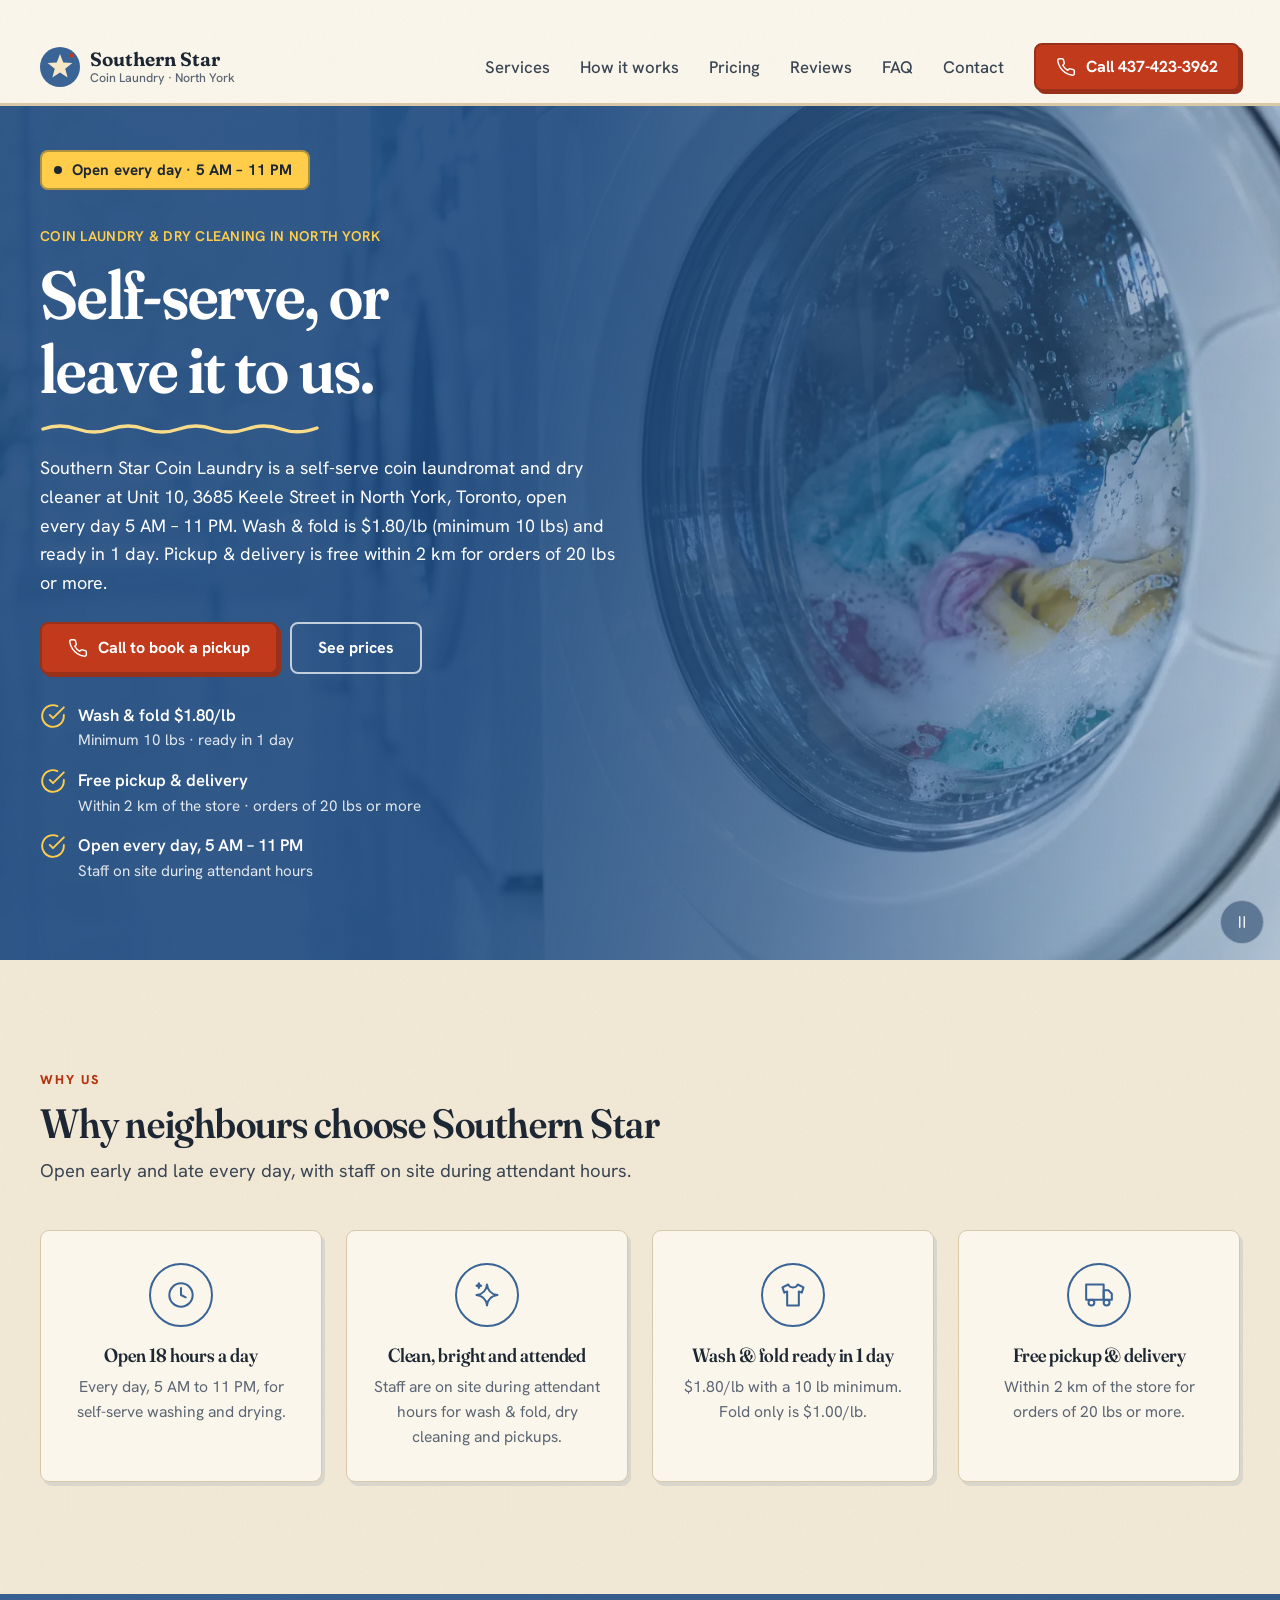
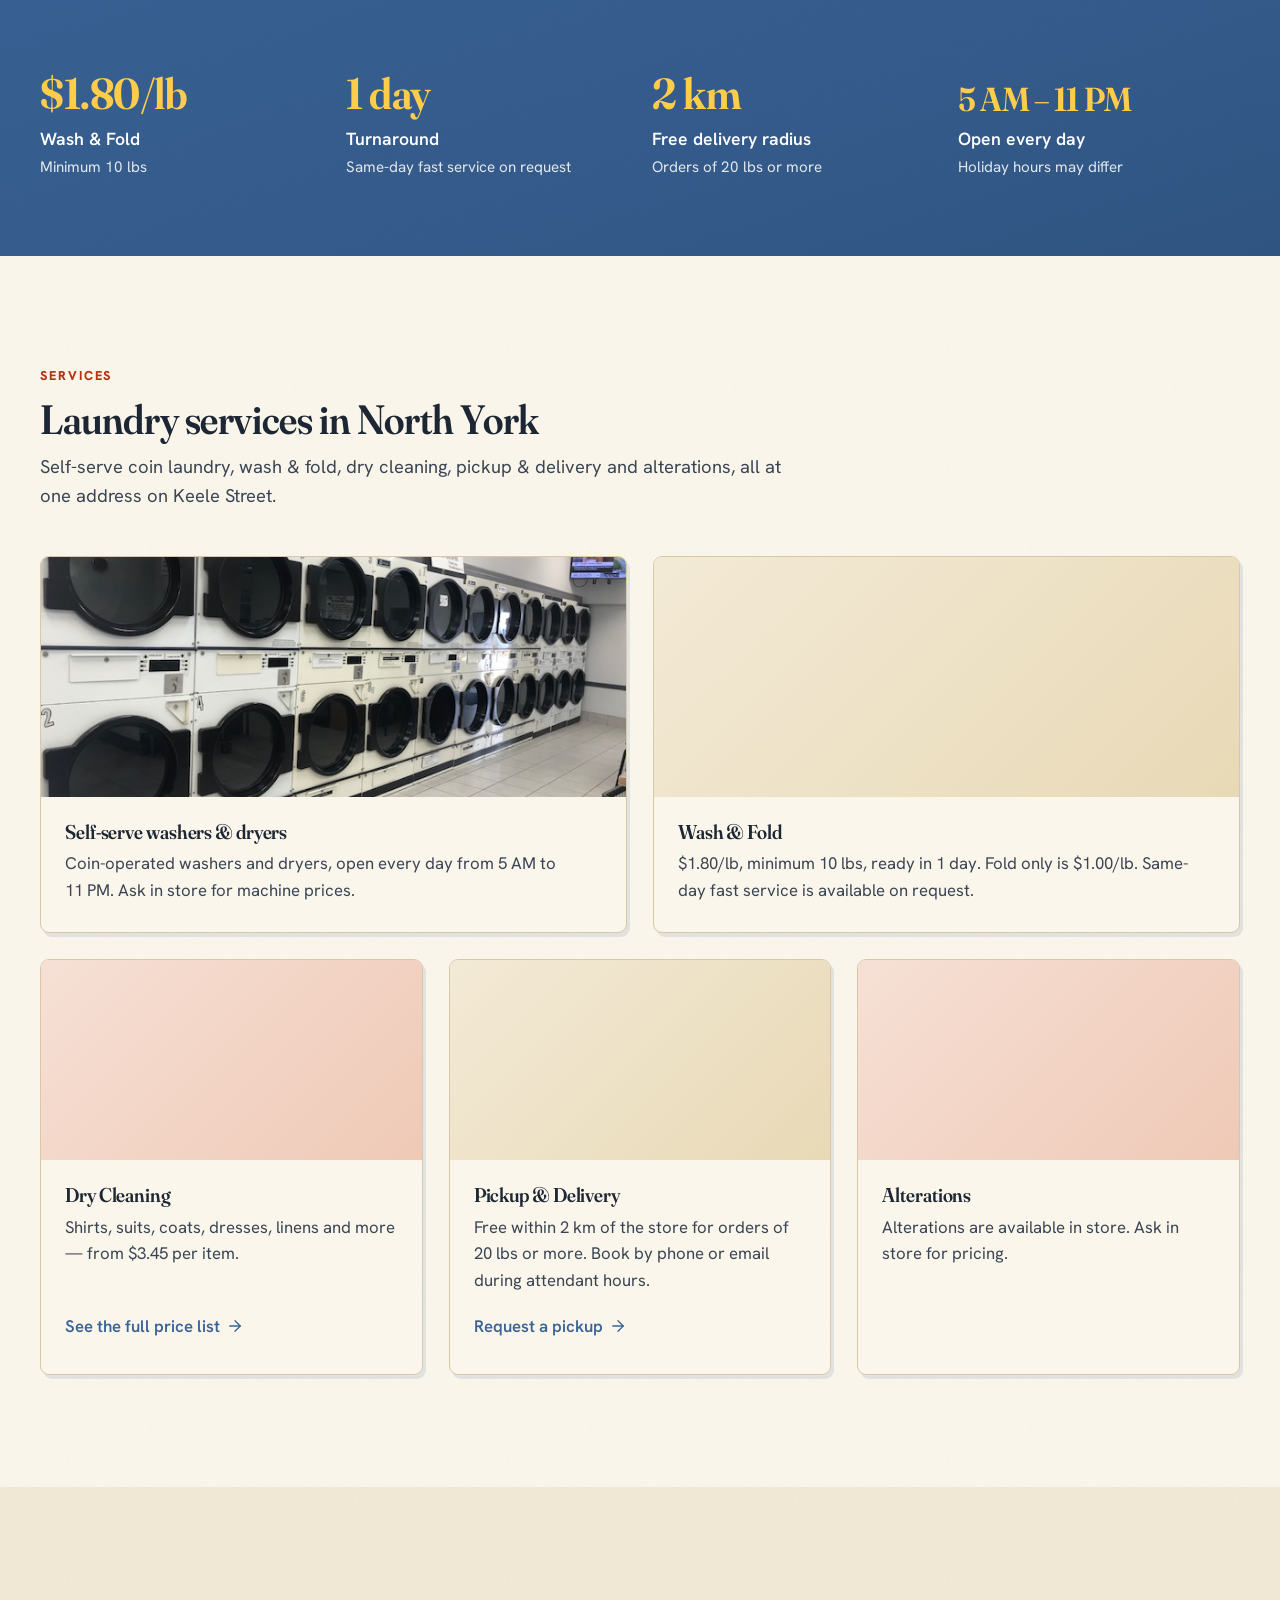
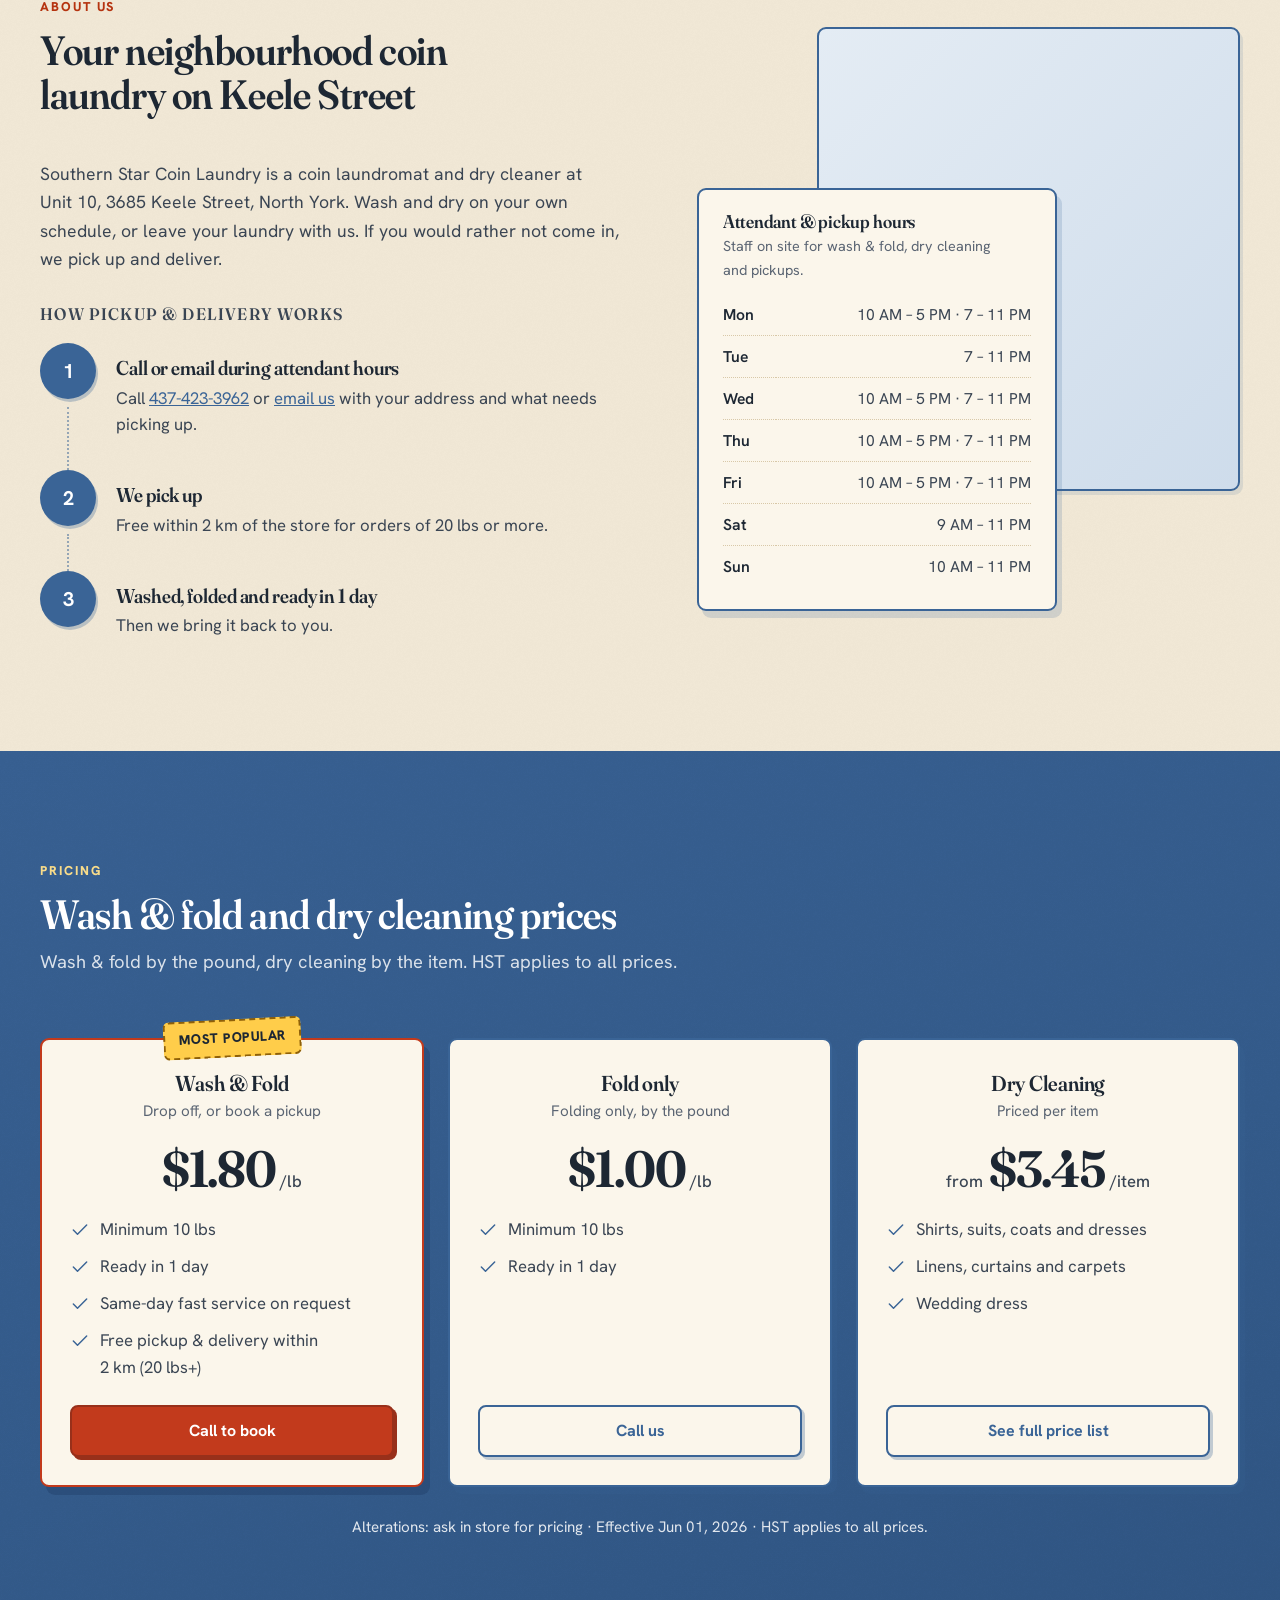
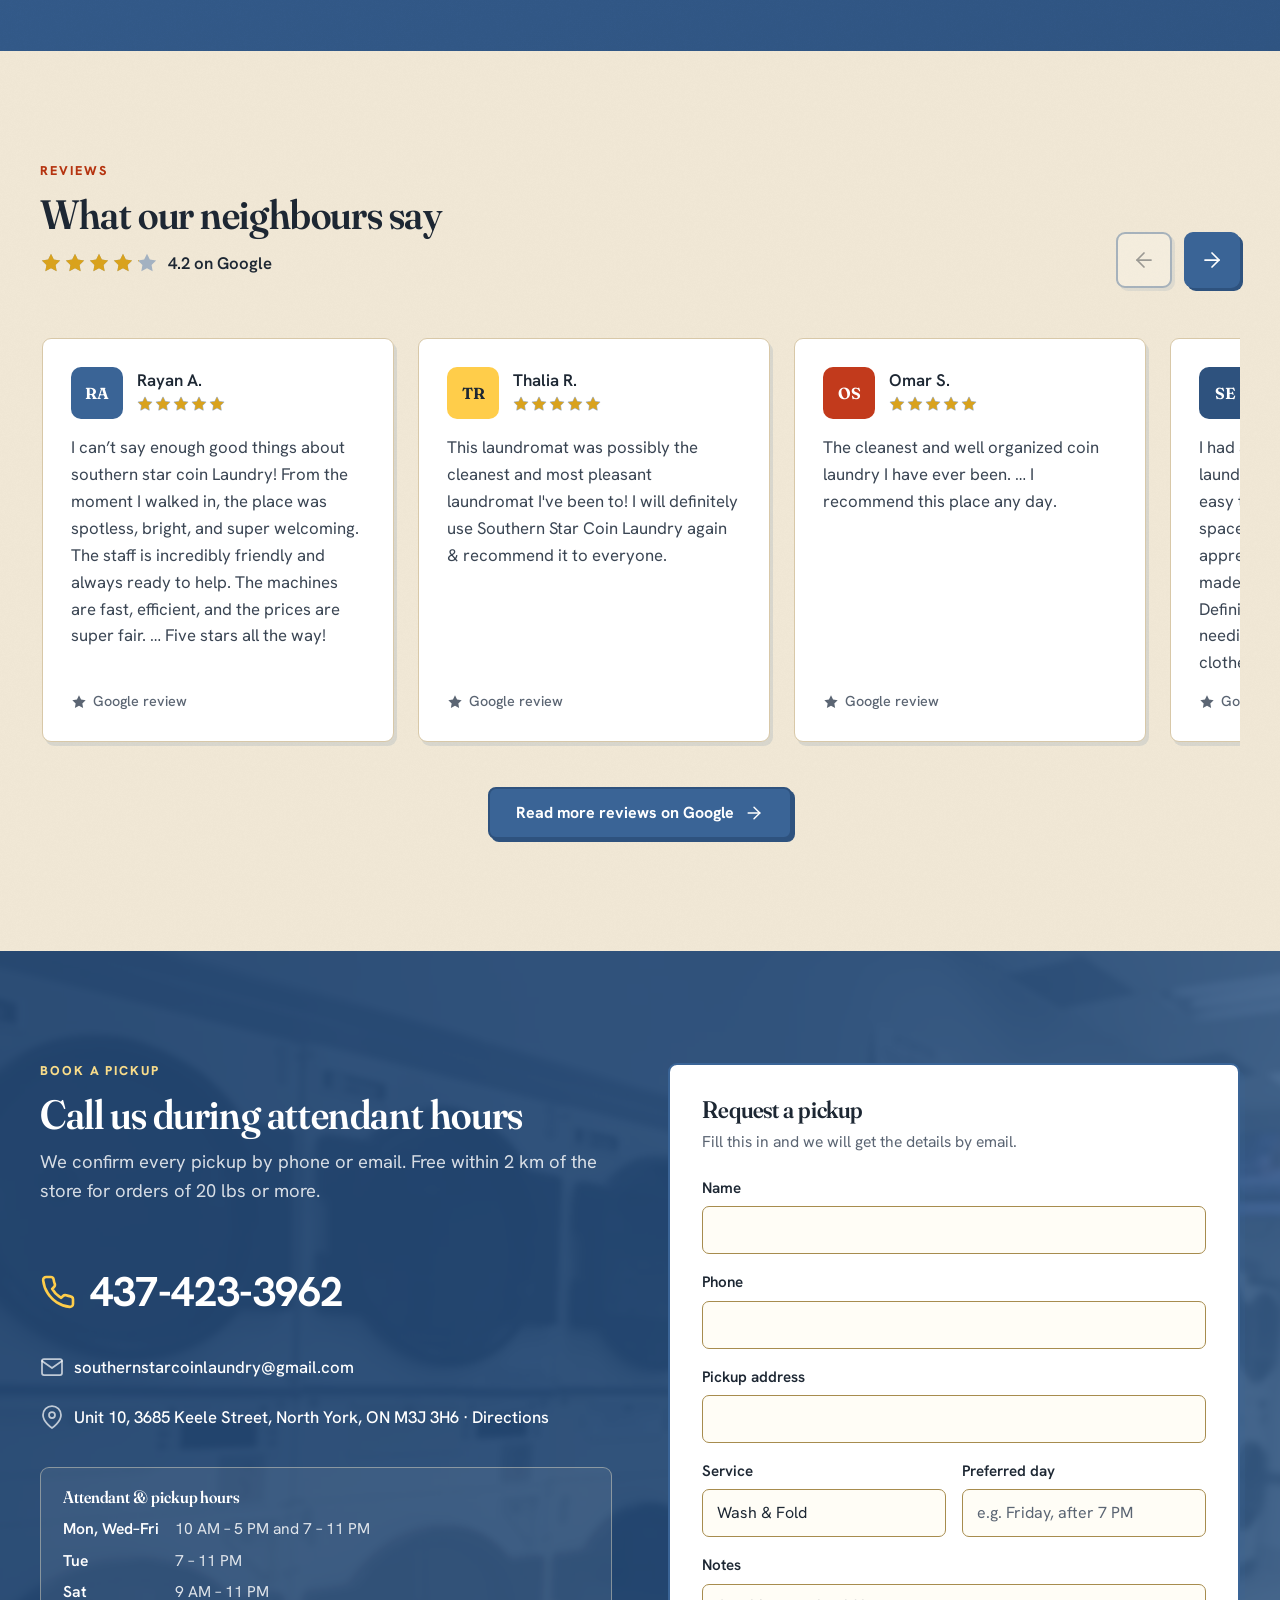
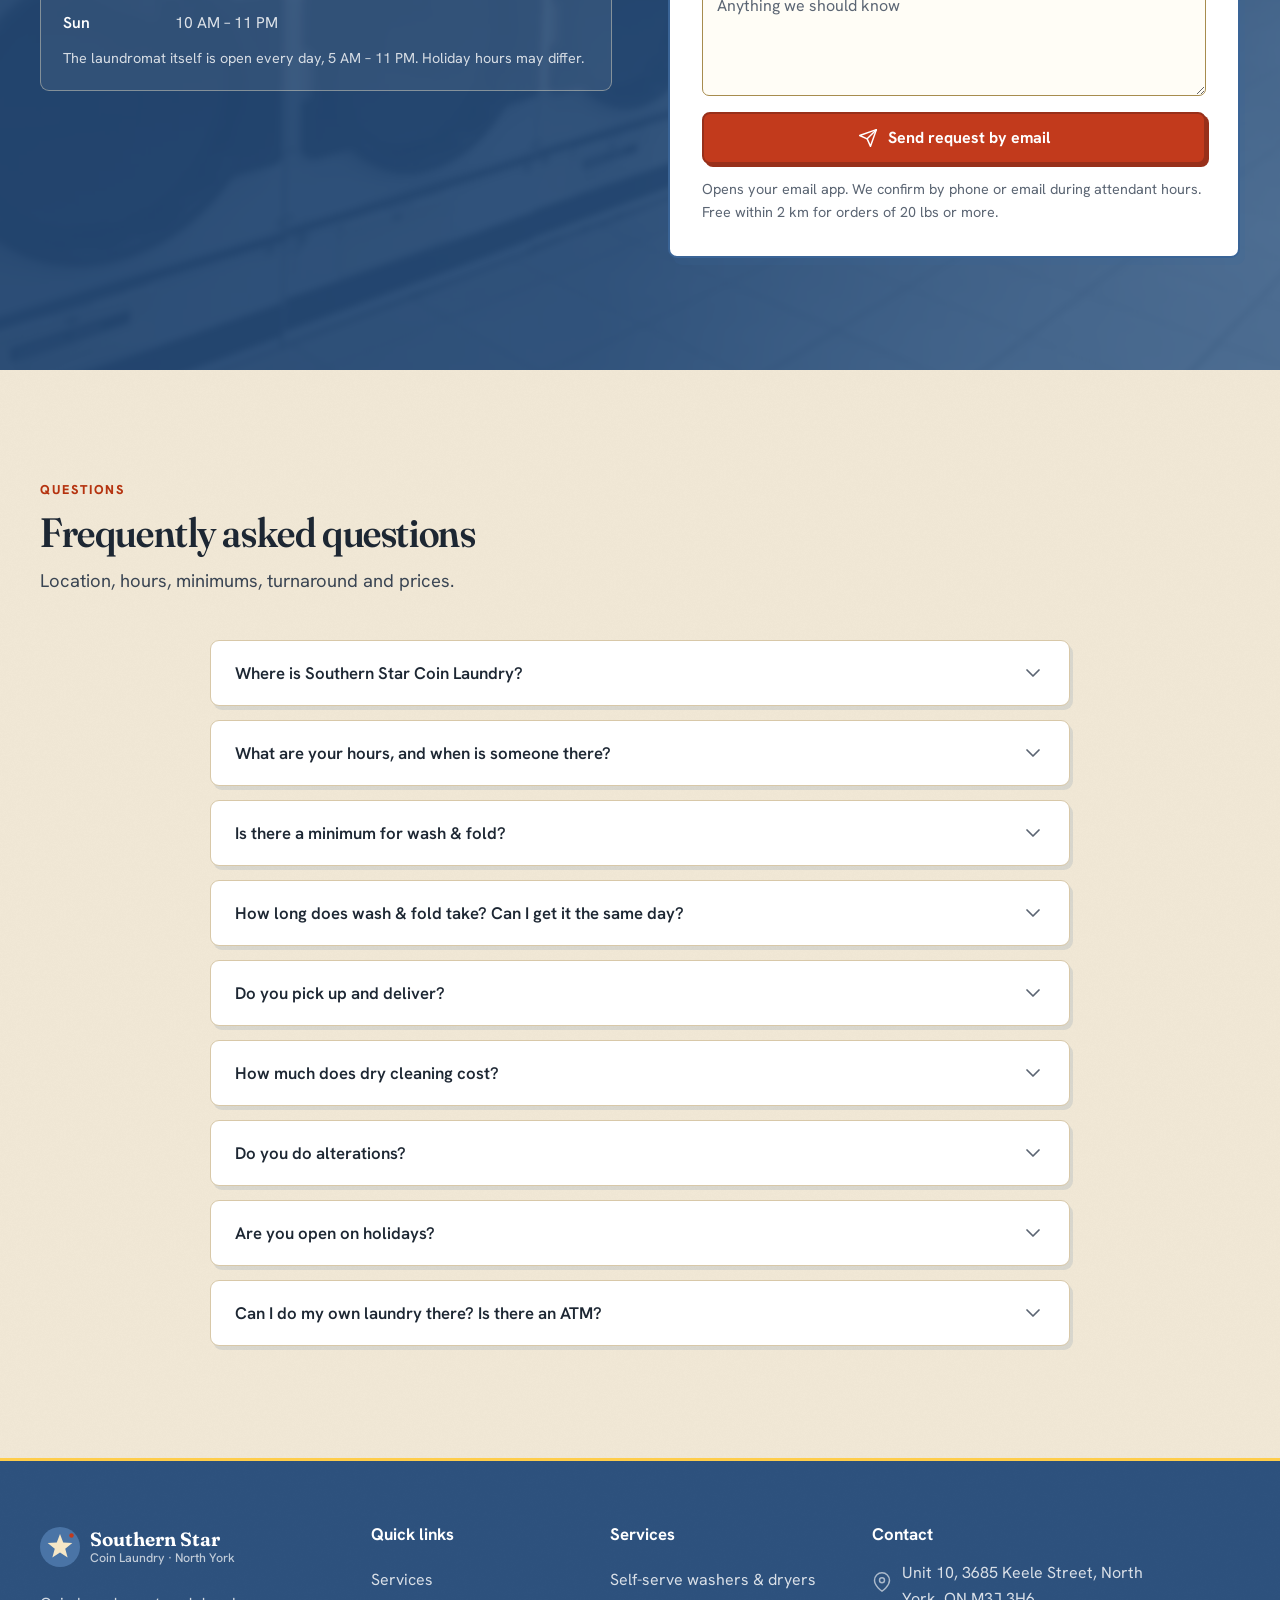
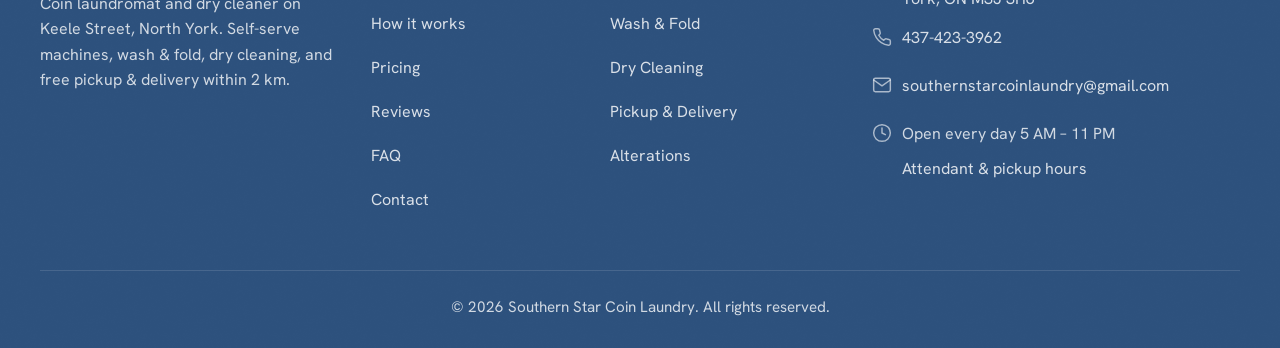
<file: service.html>
<!doctype html>
<html lang="en-CA">
<head>
  <meta charset="utf-8">
  <meta name="viewport" content="width=device-width, initial-scale=1, viewport-fit=cover">
  <meta http-equiv="refresh" content="0; url=index.html#services">
  <title>Services | Southern Star Coin Laundry, North York</title>
  <meta name="description" content="Dry cleaning, wash &amp; fold ($1.80/lb, ready in 1 day) and free pickup &amp; delivery within 2 km (min. 20 lbs) at Southern Star Coin Laundry.">
  <meta name="robots" content="noindex, follow">
  <link rel="canonical" href="https://southernstarlaundry.com/">
  <meta name="theme-color" content="#FBF6EB">
  <link rel="icon" href="data:image/svg+xml,%3Csvg xmlns='http://www.w3.org/2000/svg' viewBox='0 0 40 40'%3E%3Ccircle cx='20' cy='20' r='20' fill='%233A6496'/%3E%3Cpolygon fill='%23F6E7C6' points='20,7 23.23,15.55 32.36,15.98 25.23,21.7 27.64,30.52 20,25.5 12.36,30.52 14.77,21.7 7.64,15.98 16.77,15.55'/%3E%3Ccircle cx='31.5' cy='8.5' r='2.2' fill='%23C23A1C'/%3E%3C/svg%3E">
  <link rel="stylesheet" href="css/site.css">
</head>
<body>
  <main id="main" class="redirect">
    <div>
      <h1>Our services</h1>
      <p>This page has moved to the home page. <a class="btn btn--blue btn--sm" href="index.html#services">Continue to Services</a></p>
    </div>
  </main>
</body>
</html>
</file>
<file: css/site.css>
/* ==========================================================================
   Southern Star Coin Laundry — site.css
   One stylesheet for every page. No framework, no icon font.

   Table of contents
     1. Tokens
     2. Base and reset
     3. Typography
     4. Layout: container, sections, section headers
     5. Icons and buttons
     6. Header and navigation
     7. Hero
     8. Why us (feature cards)
     9. Stats band
    10. Services
    11. About / How it works
    12. Pricing band (glass cards)
    13. Reviews
    14. Book a pickup (contact block + form)
    15. FAQ
    16. Footer
    17. Secondary pages: page hero, tabs, price list, hours table, map, CTA band
    18. Utilities
    19. Hover (fine pointers only) and reduced motion
    20. Pricing page (pricing.html)
    21. Contact page (contact.html)
    22. Direction C, "neighbourhood signage": the look (tokens, fonts,
        colours, surfaces). It overrides the older colour values above.
   ========================================================================== */


/* 1. Tokens
   ========================================================================== */
:root {
  /* "Fresh & clean": deep teal for trust, aqua for highlights, warm coral for the
     Call buttons. --blue keeps its name but is the deep teal. Contrast ratios are
     WCAG 2.x, measured by script. */
  --blue: #0E7C86;          /* deep teal: links, eyebrows, icons, secondary buttons (white text 4.95:1) */
  --blue-dark: #0A5F67;     /* teal hover / pressed (white text 7.4:1) */
  --blue-soft: #EDF7F8;     /* teal tint: light button hover, note boxes (teal text 4.5:1) */
  --aqua: #6FD9CF;          /* highlights on dark only: eyebrows, stat numbers, check icons (4.6:1+ on every dark surface) */
  --aqua-deep: #0B7268;     /* aqua-family icons on light tints */
  --cta: #FF6B4A;           /* warm coral: the Call buttons, with --ink text (6.0:1) */
  --cta-hover: #FF8466;     /* lighter on hover so the dark label gains contrast (7.0:1) */
  --cta-deep: #C23E1F;      /* coral-family icons on light tints */
  --navy: #0B2A3A;          /* deep sea navy: footer, dark band base */
  --navy-deep: #082230;     /* photo overlays */
  --navy-mid: #0D4654;
  --teal-end: #0C545E;      /* lightest stop of the dark bands: aqua 5.1:1, amber 4.8:1 */
  --ink: #0F1F2A;           /* headings */
  --text: #35505C;          /* body: 8.0:1 on --bg */
  --muted: #557481;         /* secondary text: 4.7:1 on --bg, 5.0:1 on white */
  --bg: #F3F9F9;
  --card: #FFFFFF;
  --line: #DCE9EB;
  --amber: #F7B733;         /* only the "Most popular" badge, the pricing eyebrow and rating stars */
  --amber-dark: #D9980E;
  --radius: 20px;
  --radius-sm: 12px;
  --pill: 999px;
  --shadow: 0 10px 30px rgba(11, 42, 58, .08);
  --shadow-lg: 0 24px 60px rgba(11, 42, 58, .18);
  --font: "Outfit", system-ui, -apple-system, "Segoe UI", Roboto, sans-serif;
  --font-serif: "DM Serif Display", Georgia, "Times New Roman", serif;
  --header-h: 72px;
  --container: 1200px;
  --gutter: 24px;
  --section-pad: clamp(64px, 9vw, 112px);
  --ease: cubic-bezier(.2, .7, .2, 1);
  --dark-gradient: linear-gradient(135deg, var(--navy) 0%, var(--navy-mid) 55%, var(--teal-end) 100%);
}

@media (max-width: 39.999em) {
  :root { --gutter: 16px; --header-h: 64px; }
}


/* 2. Base and reset
   ========================================================================== */
*, *::before, *::after { box-sizing: border-box; }

html {
  -webkit-text-size-adjust: 100%;
  -webkit-tap-highlight-color: transparent;
  scroll-padding-top: calc(var(--header-h) + 16px);
}

@media (prefers-reduced-motion: no-preference) {
  html { scroll-behavior: smooth; }
}

body {
  margin: 0;
  font-family: var(--font);
  font-size: 1.05rem;
  line-height: 1.6;
  color: var(--text);
  background: var(--card);
  -webkit-font-smoothing: antialiased;
  /* break-word (not anywhere) so flex and grid items never shrink to one letter;
     the long email address opts back in to "anywhere" (section 18) */
  overflow-wrap: break-word;
}

img, svg, iframe { display: block; max-width: 100%; }

a { color: var(--blue); }
a, button, [role="button"], summary { touch-action: manipulation; }
/* Phone numbers in running text never split at the hyphens */
a[href^="tel:"]:not(.btn):not(.book__phone) { white-space: nowrap; }

button, input, select, textarea { font: inherit; color: inherit; }

/* Anchor offset for the sticky header lives on html (scroll-padding-top) only;
   adding scroll-margin on targets as well doubled it */

:focus-visible { outline: 3px solid var(--blue); outline-offset: 3px; }
:focus:not(:focus-visible) { outline: none; }
.hero :focus-visible,
.section--dark :focus-visible,
.site-footer :focus-visible { outline-color: #fff; }


/* 3. Typography
   ========================================================================== */
h1, h2, h3, h4 { margin: 0; color: var(--ink); line-height: 1.15; letter-spacing: -.02em; }
h1 { font-size: clamp(2.4rem, 5.5vw, 4.25rem); font-weight: 700; line-height: 1.05; }
h2 { font-size: clamp(1.9rem, 3.2vw, 2.6rem); font-weight: 700; }
h3 { font-size: 1.25rem; font-weight: 600; letter-spacing: -.01em; }
p { margin: 0 0 1em; }
h1, h2, h3 { text-wrap: balance; }
p, li, dd { text-wrap: pretty; }   /* avoids one-word last lines where supported */

.eyebrow {
  display: flex;
  align-items: center;
  gap: 14px;
  margin: 0;
  font-family: var(--font-serif);
  font-weight: 400;
  font-size: 1.35rem;
  line-height: 1.2;
  color: var(--blue);
}
.eyebrow::after { content: ""; width: 40px; height: 2px; background: currentColor; border-radius: 2px; }
.eyebrow--amber { color: var(--amber); }
.eyebrow--white { color: #fff; }
.eyebrow--aqua { color: var(--aqua); }   /* on dark bands only */


/* 4. Layout
   Breakpoints are in em (16px = 1em by default), so layouts stack when people raise
   their browser text size. Grid tracks use minmax(0, …) so a long word wraps
   instead of widening the page.
   ========================================================================== */
.container {
  width: 100%;
  max-width: calc(var(--container) + 2 * var(--gutter));
  margin: 0 auto;
  padding: 0 var(--gutter);
  /* viewport-fit=cover: keep content clear of the notch in landscape */
  padding-left: max(var(--gutter), env(safe-area-inset-left, 0px));
  padding-right: max(var(--gutter), env(safe-area-inset-right, 0px));
}

.section { padding: var(--section-pad) 0; }
.section--light { background: var(--bg); }
.section--white { background: var(--card); }
.section--dark { background: var(--dark-gradient); color: #fff; }
.section--dark h2, .section--dark h3 { color: #fff; }

.section__head { max-width: 760px; margin-bottom: 44px; }
.section__title { margin: 10px 0 12px; }
.section__lead { font-size: 1.15rem; margin: 0; color: var(--text); }
.section--dark .section__lead { color: rgba(255, 255, 255, .82); }
.section__head--center { margin-left: auto; margin-right: auto; text-align: center; }
.section__head--center .eyebrow { justify-content: center; }
/* Centred eyebrows get a line on both sides so the word sits on the centre line */
.section__head--center .eyebrow::before { content: ""; width: 40px; height: 2px; background: currentColor; border-radius: 2px; }


/* 5. Icons and buttons
   ========================================================================== */
.icon {
  width: 24px;
  height: 24px;
  flex: none;
  fill: none;
  stroke: currentColor;
  stroke-width: 1.75;
  stroke-linecap: round;
  stroke-linejoin: round;
}
.icon--fill { fill: currentColor; stroke: none; }
.icon--sm { width: 20px; height: 20px; }
.icon--xl { width: 84px; height: 84px; stroke-width: 1.4; }

.btn {
  display: inline-flex;
  align-items: center;
  justify-content: center;
  gap: 10px;
  min-height: 52px;
  padding: 0 26px;
  border: 2px solid transparent;
  border-radius: var(--pill);
  font-weight: 600;
  font-size: 1rem;
  line-height: 1.2;
  text-decoration: none;
  text-align: center;
  cursor: pointer;
  user-select: none;
  -webkit-user-select: none;
  -webkit-touch-callout: none;
  transition: transform .12s var(--ease), background-color .15s, color .15s, border-color .15s, box-shadow .15s;
}
.btn:active { transform: scale(.97); }
.btn .icon { width: 20px; height: 20px; }

.btn--cta { background: var(--cta); color: var(--ink); box-shadow: 0 8px 22px rgba(255, 107, 74, .32); }
.btn--blue { background: var(--blue); color: #fff; }
.btn--light { background: #fff; color: var(--blue); }
.btn--outline { background: transparent; color: #fff; border-color: rgba(255, 255, 255, .55); }
.btn--outline-blue { background: transparent; color: var(--blue); border-color: var(--blue); }
.btn--block { width: 100%; }
.btn--sm { min-height: 44px; padding: 0 18px; font-size: .95rem; }

/* Circle buttons (reviews prev/next) */
.circle-btn {
  width: 56px;
  height: 56px;
  border: 0;
  border-radius: 50%;
  display: inline-flex;
  align-items: center;
  justify-content: center;
  cursor: pointer;
  user-select: none;
  -webkit-user-select: none;
  transition: transform .12s var(--ease), background-color .15s, opacity .15s;
}
.circle-btn:active { transform: scale(.94); }
.circle-btn:disabled { opacity: .4; cursor: default; }
.circle-btn--light { background: #fff; color: var(--ink); box-shadow: var(--shadow); }
.circle-btn--blue { background: var(--blue); color: #fff; box-shadow: 0 10px 24px rgba(14, 124, 134, .3); }

/* Text link with arrow */
.link-arrow {
  display: inline-flex;
  align-items: center;
  gap: 6px;
  min-height: 44px;
  font-weight: 600;
  color: var(--blue);
  text-decoration: none;
}
.link-arrow .icon { width: 18px; height: 18px; }


/* 6. Header and navigation
   ========================================================================== */
.skip-link {
  position: absolute;
  top: -100px;
  left: 16px;
  z-index: 100;
  padding: 12px 18px;
  border-radius: var(--radius-sm);
  background: var(--navy);
  color: #fff;
  font-weight: 600;
  text-decoration: none;
}
.skip-link:focus { top: 12px; }

.site-header {
  position: sticky;
  top: 0;
  z-index: 50;
  background: #fff;
  border-bottom: 1px solid transparent;
  transition: box-shadow .2s var(--ease), border-color .2s;
}
.site-header.is-scrolled { box-shadow: 0 6px 24px rgba(11, 42, 58, .08); border-color: var(--line); }

.nav { position: relative; display: flex; align-items: center; gap: 16px; min-height: var(--header-h); }

.brand {
  display: flex;
  align-items: center;
  gap: 10px;
  margin-right: auto;
  min-width: 0;
  min-height: 44px;
  color: var(--ink);
  text-decoration: none;
}
.brand__mark { width: 40px; height: 40px; flex: none; }
.brand__text { display: flex; flex-direction: column; min-width: 0; line-height: 1.1; }
.brand__name, .brand__tag { white-space: nowrap; overflow: hidden; text-overflow: ellipsis; }
.brand__name { font-weight: 700; font-size: 1.2rem; letter-spacing: -.01em; }
.brand__tag { font-size: .78rem; font-weight: 500; color: var(--muted); margin-top: 2px; }

.nav__links ul { list-style: none; margin: 0; padding: 0; display: flex; gap: 2px; }
.nav__links a {
  display: flex;
  align-items: center;
  min-height: 44px;
  padding: 0 14px;
  border-radius: var(--pill);
  color: var(--text);
  font-weight: 500;
  text-decoration: none;
  white-space: nowrap;
  transition: background-color .15s, color .15s;
}
.nav__links a:active { background: var(--bg); }

.nav__actions { display: flex; align-items: center; gap: 8px; flex: none; }

.btn--call { min-height: 48px; padding: 0 20px; flex: none; }
.btn--call__short { display: none; }

.nav__toggle {
  display: none;
  flex: none;
  width: 44px;
  height: 44px;
  padding: 0;
  border: 0;
  border-radius: var(--radius-sm);
  background: var(--bg);
  color: var(--ink);
  cursor: pointer;
  align-items: center;
  justify-content: center;
  user-select: none;
  -webkit-user-select: none;
}
.nav__toggle:active { transform: scale(.94); }
.nav__toggle .icon--close { display: none; }
.site-header.is-open .nav__toggle .icon--menu { display: none; }
.site-header.is-open .nav__toggle .icon--close { display: block; }

@media (max-width: 68.749em) {
  .nav__links a { padding: 0 10px; }
  /* Short "Call" label until the full number fits without squeezing the brand */
  .btn--call__full { display: none; }
  .btn--call__short { display: inline; }
}

@media (max-width: 61.999em) {
  .nav__toggle { display: inline-flex; }
  .btn--call__full { display: none; }
  .btn--call__short { display: inline; }
  .btn--call { padding: 0 16px; min-height: 44px; }
  .nav { gap: 12px; }

  .nav__links {
    display: none;
    position: absolute;
    top: 100%;
    left: 0;
    right: 0;
    padding: 8px var(--gutter) 16px;
    padding-left: max(var(--gutter), env(safe-area-inset-left, 0px));
    padding-right: max(var(--gutter), env(safe-area-inset-right, 0px));
    background: #fff;
    border-top: 1px solid var(--line);
    box-shadow: 0 24px 40px rgba(11, 42, 58, .14);
    /* The panel scrolls on its own when it is taller than the screen (phones in landscape) */
    max-height: calc(100vh - var(--header-h));
    max-height: calc(100dvh - var(--header-h));
    overflow-y: auto;
    overscroll-behavior: contain;
    -webkit-overflow-scrolling: touch;
  }
  .site-header.is-open .nav__links { display: block; }
  .nav__links ul { flex-direction: column; gap: 2px; }
  .nav__links a { min-height: 48px; padding: 0 12px; font-size: 1.1rem; border-radius: var(--radius-sm); }

  /* No JavaScript (or site.js failed to load): a short, non-sticky header with the
     links in wrapping rows, so the menu is reachable and never covers the page */
  html:not(.js) .site-header { position: static; }
  html:not(.js) .nav__links { display: block; position: static; box-shadow: none; border: 0; padding: 0 0 10px; width: 100%; max-height: none; overflow: visible; }
  html:not(.js) .nav__links ul { flex-direction: row; flex-wrap: wrap; gap: 0 4px; }
  html:not(.js) .nav__links a { min-height: 44px; padding: 0 10px; font-size: 1rem; }
  html:not(.js) .nav { flex-wrap: wrap; }
  html:not(.js) .nav__links { order: 3; }   /* brand and Call on the first row */
  html:not(.js) .nav__toggle { display: none; }
}
@media (max-width: 61.999em) and (max-height: 500px) {
  .nav__links a { min-height: 44px; }
}

@media (max-width: 39.999em) {
  .brand__name { font-size: 1.1rem; }
  .brand__tag { font-size: .75rem; }   /* 12px floor */
}
@media (max-width: 23.749em) {
  .brand__mark { width: 36px; height: 36px; }
  .brand__name { font-size: 1.05rem; }
  .brand__tag { display: none; }
  .btn--call { padding: 0 12px; min-width: 44px; }
  .btn--call__short { position: absolute; width: 1px; height: 1px; overflow: hidden; clip: rect(0 0 0 0); white-space: nowrap; }
  .btn--call .icon { width: 22px; height: 22px; }
}
/* Very narrow screens or large text: the business name wraps, it is never cut off */
@media (max-width: 18.749em) {
  .nav { gap: 8px; }
  .brand { gap: 8px; }
  .brand__name { white-space: normal; line-height: 1.05; }
}


/* 7. Hero
   ========================================================================== */
.hero {
  position: relative;
  isolation: isolate;
  overflow: hidden;
  display: flex;
  align-items: center;
  min-height: 90vh;
  min-height: 90svh;
  padding: clamp(48px, 6vw, 80px) 0;
  background: var(--navy-deep);
  color: #fff;
}
/* Layers, back to front: still photo (the LCP image and the fallback), the
   looping video once js/site.js starts it, then the colour overlay that keeps
   the white text readable. */
.hero__bg {
  position: absolute;
  inset: 0;
  z-index: -1;
  background-color: var(--navy-deep);
  background-image: url("../img/hero-washer-1920.jpg");
  background-image: image-set(url("../img/hero-washer-1920.webp") type("image/webp"), url("../img/hero-washer-1920.jpg") type("image/jpeg"));
  background-position: 70% 50%;
  background-size: cover;
  background-repeat: no-repeat;
}
.hero__video {
  position: absolute;
  inset: 0;
  width: 100%;
  height: 100%;
  object-fit: cover;
  object-position: 70% 50%;
  opacity: 0;
  transition: opacity .8s var(--ease);
}
.hero__video.is-playing { opacity: 1; }
/* Dark where the text sits (left), lighter over the machine (right) */
.hero__bg::after {
  content: "";
  position: absolute;
  inset: 0;
  background: linear-gradient(100deg, rgba(8, 34, 48, .94) 0%, rgba(11, 52, 66, .9) 38%, rgba(13, 70, 84, .74) 62%, rgba(12, 84, 94, .42) 100%);
}
.hero__pause {
  position: absolute;
  right: max(16px, env(safe-area-inset-right, 0px));
  bottom: 16px;
  z-index: 1;
  width: 44px;
  height: 44px;
  border: 1px solid rgba(255, 255, 255, .35);
  border-radius: 50%;
  display: grid;
  place-items: center;
  background: rgba(8, 34, 48, .55);
  color: #fff;
  cursor: pointer;
  -webkit-user-select: none;
  user-select: none;
}
.hero__pause[hidden] { display: none; }
.hero__pause .icon { width: 18px; height: 18px; }
.hero__pause .hero__play-icon { display: none; }
.hero__pause[aria-pressed="true"] .hero__pause-icon { display: none; }
.hero__pause[aria-pressed="true"] .hero__play-icon { display: block; }
.hero__pause:active { transform: scale(.94); }
@media (hover: hover) and (pointer: fine) {
  .hero__pause:hover { background: rgba(8, 34, 48, .8); }
}
/* One column on phones and tablets: the text crosses the whole width, so the
   overlay is evenly dark, and a portrait crop keeps the machine in frame */
@media (max-width: 61.999em) {
  .hero__bg {
    background-image: url("../img/hero-washer-960.jpg");
    background-image: image-set(url("../img/hero-washer-960.webp") type("image/webp"), url("../img/hero-washer-960.jpg") type("image/jpeg"));
  }
  .hero__bg::after { background: linear-gradient(180deg, rgba(8, 34, 48, .9) 0%, rgba(11, 52, 66, .88) 100%); }
}
.hero__grid {
  display: grid;
  grid-template-columns: minmax(0, 1.05fr) minmax(0, .95fr);
  gap: 48px;
  align-items: center;
}
.hero h1 { margin: 22px 0 20px; color: #fff; max-width: 12ch; }
/* Small descriptive line inside the H1 (search phrase), above the display line */
.hero__kicker {
  display: block;
  margin-bottom: 12px;
  font-size: clamp(1rem, 1.3vw, 1.15rem);
  font-weight: 600;
  line-height: 1.35;
  letter-spacing: .01em;
  color: var(--aqua);
}
.hero__lead {
  max-width: 58ch;
  margin: 0 0 24px;
  font-size: clamp(1.05rem, 1.4vw, 1.25rem);
  color: rgba(255, 255, 255, .88);
}

.chip {
  display: inline-flex;
  align-items: center;
  gap: 10px;
  min-height: 40px;
  padding: 6px 16px 6px 12px;
  border: 1px solid rgba(255, 255, 255, .24);
  border-radius: var(--pill);
  background: rgba(255, 255, 255, .12);
  font-weight: 500;
  font-size: .95rem;
  color: #fff;
}
.chip__dot { width: 10px; height: 10px; border-radius: 50%; background: var(--aqua); box-shadow: 0 0 0 4px rgba(111, 217, 207, .28); flex: none; }

.checklist { list-style: none; margin: 0; padding: 0; display: grid; gap: 14px; }
.checklist li { display: flex; gap: 12px; align-items: flex-start; }
.checklist .icon { width: 26px; height: 26px; color: var(--aqua); margin-top: 1px; }
.checklist strong { display: block; font-weight: 600; color: #fff; }
.checklist small { display: block; font-size: .95rem; color: rgba(255, 255, 255, .78); }

/* The buttons sit right under the lead so both are on the first screen */
.hero__actions { display: flex; flex-wrap: wrap; gap: 12px; margin-bottom: 28px; }

/* Floating card composition (desktop only) */
.hero__visual { position: relative; height: 480px; }
.hero__orb {
  position: absolute;
  left: 50%;
  top: 50%;
  width: 420px;
  height: 420px;
  border-radius: 50%;
  transform: translate(-50%, -50%);
  background: radial-gradient(circle at 45% 45%, rgba(111, 217, 207, .34), rgba(111, 217, 207, 0) 68%);
  filter: blur(12px);
  pointer-events: none;
}
.float-card {
  position: absolute;
  padding: 20px 22px;
  border-radius: var(--radius);
  background: #fff;
  color: var(--ink);
  box-shadow: var(--shadow-lg);
}
.float-card--rating { top: 28px; right: 24px; width: 250px; }
/* The three cards are staggered so they never share a horizontal band:
   rating ~28–140, price badge ~199–284, address ~327–464 (of 480) */
.float-card--address { left: 0; bottom: 16px; width: 300px; }
.float-card__big { font-size: 2.6rem; font-weight: 700; line-height: 1; letter-spacing: -.02em; color: var(--ink); margin: 0; }
.star-glyph { color: var(--amber); }
.float-card__label { margin: 6px 0 0; font-size: .95rem; color: var(--muted); font-weight: 500; }
.float-card__row { display: flex; align-items: center; gap: 12px; }
.float-card__icon {
  width: 44px;
  height: 44px;
  flex: none;
  border-radius: 12px;
  display: flex;
  align-items: center;
  justify-content: center;
}
.float-card__icon--star { background: #FFF1CC; color: #B7700A; }   /* rating gold, 3.5:1 */
.float-card__icon--teal { background: #D6EEF0; color: var(--blue); }
.float-card strong { display: block; font-weight: 600; color: var(--ink); }
.float-card .link-arrow { min-height: 44px; margin-top: 2px; }
.float-badge {
  position: absolute;
  right: 0;
  bottom: 196px;
  display: flex;
  align-items: center;
  gap: 14px;
  padding: 16px 20px;
  border-radius: 16px;
  background: var(--blue);
  color: #fff;
  box-shadow: 0 20px 50px rgba(8, 34, 48, .45);
}
.float-badge__icon { width: 44px; height: 44px; border-radius: 12px; background: rgba(255, 255, 255, .16); display: flex; align-items: center; justify-content: center; flex: none; }
.float-badge__value { font-size: 1.6rem; font-weight: 700; line-height: 1; letter-spacing: -.02em; }
.float-badge__label { font-size: .9rem; color: #fff; margin-top: 4px; white-space: nowrap; }

@media (max-width: 61.999em) {
  .hero__grid { grid-template-columns: minmax(0, 1fr); }
  .hero__visual { display: none; }
  .hero h1 { max-width: none; }
}
@media (max-width: 29.999em) {
  .hero__actions .btn { width: 100%; }
}
/* Phones in landscape: a compact hero so the buttons are near the first screen */
@media (max-height: 500px) and (orientation: landscape) {
  .hero { min-height: 0; padding: 32px 0; }
  .hero h1 { font-size: clamp(2rem, 5vw, 2.4rem); margin: 14px 0 12px; }
}


/* 8. Why us (feature cards)
   ========================================================================== */
.feature-grid { display: grid; grid-template-columns: repeat(4, minmax(0, 1fr)); gap: 24px; }

.feature-card {
  padding: 32px 24px;
  border-radius: var(--radius);
  background: var(--card);
  box-shadow: var(--shadow);
  text-align: center;
  transition: transform .2s var(--ease), box-shadow .2s var(--ease);
}
.feature-card h3 { margin: 0 0 8px; font-size: 1.2rem; }
.feature-card p { margin: 0; font-size: .98rem; color: var(--muted); }
.feature-card--left { text-align: left; }
.feature-card--left .icon-circle { margin-left: 0; }

.icon-circle {
  width: 64px;
  height: 64px;
  margin: 0 auto 18px;
  border-radius: 50%;
  display: flex;
  align-items: center;
  justify-content: center;
}
.icon-circle .icon { width: 28px; height: 28px; }
.icon-circle--teal { background: #D6EEF0; color: var(--blue); }        /* 4.1:1 */
.icon-circle--aqua { background: #DFF6F3; color: var(--aqua-deep); }   /* 5.1:1 */
.icon-circle--coral { background: #FFE4DC; color: var(--cta-deep); }   /* 4.3:1 */
.icon-circle--sea { background: #E2ECF1; color: var(--navy); }         /* 12.4:1 */

@media (max-width: 61.999em) { .feature-grid { grid-template-columns: repeat(2, minmax(0, 1fr)); } }
@media (max-width: 39.999em) {
  .feature-grid { grid-template-columns: minmax(0, 1fr); gap: 16px; }
  /* Phones: icon beside the text, so four short cards are not four screens */
  .feature-card { display: grid; grid-template-columns: 56px minmax(0, 1fr); gap: 2px 16px; align-items: start; text-align: left; padding: 20px; }
  .feature-card .icon-circle { grid-row: span 2; width: 56px; height: 56px; margin: 0; }
  .feature-card h3 { margin: 4px 0 2px; }
}


/* 9. Stats band
   ========================================================================== */
.stats { background: var(--dark-gradient); color: #fff; padding: clamp(48px, 6vw, 80px) 0; }
.stats__grid { display: grid; grid-template-columns: repeat(4, minmax(0, 1fr)); gap: 32px 24px; }
/* Every value box is one big-number line tall and its text sits on the bottom,
   so the labels and notes line up even where the value is set smaller */
.stat__value {
  display: flex;
  align-items: flex-end;
  min-height: calc(clamp(2rem, 3.4vw, 2.9rem) * 1.05);
  font-size: clamp(2rem, 3.4vw, 2.9rem);
  font-weight: 700;
  line-height: 1.05;
  letter-spacing: -.02em;
  color: var(--aqua);
}
.stat__value--sm { font-size: clamp(1.7rem, 2.6vw, 2.25rem); }
.stat__label { margin-top: 8px; font-weight: 600; font-size: 1.1rem; }
.stat__note { margin: 2px 0 0; font-size: .95rem; color: rgba(255, 255, 255, .76); }

/* Two columns until four fit without squeezing "5 AM – 11 PM" */
@media (max-width: 61.999em) { .stats__grid { grid-template-columns: repeat(2, minmax(0, 1fr)); } }
@media (max-width: 29.999em) {
  .stats__grid { gap: 28px 16px; }
  .stat__value { font-size: 1.75rem; min-height: calc(1.75rem * 1.05); }
  .stat__value--sm { font-size: 1.4rem; }
  .stat__label { font-size: 1rem; }
}
/* Large text on a phone: one stat per row */
@media (max-width: 18.749em) { .stats__grid { grid-template-columns: minmax(0, 1fr); } }


/* 10. Services
   ========================================================================== */
.services-grid { display: grid; grid-template-columns: repeat(3, minmax(0, 1fr)); gap: 28px; }

.service-card {
  display: flex;
  flex-direction: column;
  overflow: hidden;
  border: 1px solid var(--line);
  border-radius: var(--radius);
  background: var(--card);
  box-shadow: var(--shadow);
  transition: transform .2s var(--ease), box-shadow .2s var(--ease);
}
.service-card__media {
  position: relative;
  height: 200px;
  display: flex;
  align-items: center;
  justify-content: center;
}
.service-card__badge {
  position: absolute;
  top: 16px;
  right: 16px;
  width: 44px;
  height: 44px;
  border-radius: 12px;
  display: flex;
  align-items: center;
  justify-content: center;
  /* White tile in the card's own hue (the media block sets `color`), so each card
     stays one colour instead of adding a second accent */
  background: #fff;
  color: inherit;
  box-shadow: 0 6px 16px rgba(11, 42, 58, .10);
}
/* Photo cards: the picture fills the media area, the badge stays on top */
.service-card__media--photo { overflow: hidden; }
.service-card__photo,
.service-card__photo img {
  position: absolute;
  inset: 0;
  width: 100%;
  height: 100%;
}
.service-card__photo img,
img.service-card__photo { object-fit: cover; }
.service-card__media--photo .service-card__badge { z-index: 1; }
.service-card__body { padding: 24px 24px 28px; display: flex; flex-direction: column; gap: 8px; flex: 1; }
.service-card h3 { margin: 0; }
.service-card p { margin: 0; }
.service-card .link-arrow { margin-top: auto; padding-top: 4px; }

/* Three tints in diagonal order (teal, aqua, coral / aqua, coral, teal) */
.media--teal { background: linear-gradient(135deg, #E6F5F6 0%, #C9E8EB 100%); color: var(--blue); }
.media--aqua { background: linear-gradient(135deg, #E6F9F5 0%, #C3EEE5 100%); color: var(--aqua-deep); }
.media--coral { background: linear-gradient(135deg, #FFF0EA 0%, #FFD3C4 100%); color: var(--cta-deep); }

@media (max-width: 61.999em) { .services-grid { grid-template-columns: repeat(2, minmax(0, 1fr)); } }
@media (max-width: 39.999em) {
  .services-grid { grid-template-columns: minmax(0, 1fr); gap: 20px; }
  .service-card__media { height: 112px; }
  .service-card__media--photo { height: 190px; }
  .service-card__media .icon--xl { width: 56px; height: 56px; }
}


/* 11. About / How it works
   ========================================================================== */
.how__grid { display: grid; grid-template-columns: minmax(0, 1.05fr) minmax(0, .95fr); gap: 56px; align-items: center; }
.how__intro { font-size: 1.1rem; margin: 0 0 32px; }
.how__subtitle { font-size: 1.05rem; font-weight: 600; color: var(--text); text-transform: uppercase; letter-spacing: .08em; margin: 0 0 20px; }

.steps { list-style: none; margin: 0; padding: 0; }
.step { position: relative; display: grid; grid-template-columns: 56px minmax(0, 1fr); gap: 20px; padding-bottom: 32px; }
.step:last-child { padding-bottom: 0; }
.step:not(:last-child)::before {
  content: "";
  position: absolute;
  left: 27px;
  top: 64px;
  bottom: 0;
  border-left: 2px dashed #B9D3D8;
}
.step__num {
  width: 56px;
  height: 56px;
  border-radius: 50%;
  display: flex;
  align-items: center;
  justify-content: center;
  font-weight: 700;
  font-size: 1.25rem;
  color: #fff;
  box-shadow: 0 10px 24px rgba(11, 42, 58, .14);
}
.step__num--teal { background: var(--blue); }
.step__num--aqua { background: var(--aqua); color: var(--ink); }
.step__num--coral { background: var(--cta); color: var(--ink); }
.step h3 { margin: 14px 0 6px; }
.step p { margin: 0; }

.how__visual { position: relative; padding-bottom: 120px; } /* the hours card overlaps only the lower part of the photo */
/* The gradient shows (with the alt text) if the photo fails to load */
.how__photo { margin-left: 120px; border-radius: var(--radius); overflow: hidden; box-shadow: var(--shadow); background: linear-gradient(135deg, #E6F5F6, #C9E8EB); color: var(--text); font-size: .9rem; }
.how__photo picture { display: block; }
.how__photo img { width: 100%; height: 460px; object-fit: cover; object-position: 50% 8%; }

.hours-card {
  position: absolute;
  left: 0;
  bottom: 0;
  width: min(360px, 100%);
  padding: 22px 24px;
  border-radius: var(--radius);
  background: #fff;
  box-shadow: var(--shadow-lg);
}
.hours-card h3 { margin: 0 0 4px; font-size: 1.15rem; }
.hours-card__note { margin: 0 0 12px; font-size: .9rem; color: var(--muted); }

.hours-table { width: 100%; border-collapse: collapse; font-size: .98rem; }
.hours-table th { width: 3.4em; padding: 8px 0; text-align: left; font-weight: 600; color: var(--ink); }
.hours-table td { padding: 8px 0; text-align: right; color: var(--text); }
.hours-table tr + tr { border-top: 1px solid var(--line); }
.hours-table--lg { font-size: 1.05rem; }
.hours-table--lg th, .hours-table--lg td { padding: 12px 0; }

@media (max-width: 61.999em) {
  .how__grid { grid-template-columns: minmax(0, 1fr); gap: 40px; }
  .how__visual { padding-bottom: 0; }
  .how__photo { margin-left: 0; }
  .how__photo img { height: 280px; }
  .hours-card { position: relative; width: auto; margin: -56px 16px 0; }
}


/* 12. Pricing band (glass cards)
   ========================================================================== */
.pricing { position: relative; isolation: isolate; overflow: hidden; }
.pricing::before {
  content: "";
  position: absolute;
  z-index: -1;
  right: -10%;
  top: -20%;
  width: 60vw;
  height: 60vw;
  max-width: 720px;
  max-height: 720px;
  border-radius: 50%;
  background: radial-gradient(circle, rgba(111, 217, 207, .14), rgba(111, 217, 207, 0) 65%);
  pointer-events: none;
}

.price-grid { display: grid; grid-template-columns: repeat(3, minmax(0, 1fr)); gap: 24px; padding-top: 16px; align-items: stretch; }

.glass {
  position: relative;
  display: flex;
  flex-direction: column;
  padding: 32px 28px 28px;
  border: 1px solid rgba(255, 255, 255, .18);
  border-radius: var(--radius);
  background: rgba(255, 255, 255, .08);
  -webkit-backdrop-filter: blur(12px);
  backdrop-filter: blur(12px);
  color: #fff;
}
.glass--featured { border-color: rgba(111, 217, 207, .75); background: rgba(255, 255, 255, .12); box-shadow: 0 24px 60px rgba(8, 34, 48, .35); }
.glass__badge {
  position: absolute;
  top: 0;
  left: 50%;
  transform: translate(-50%, -50%);
  padding: 6px 14px;
  border-radius: var(--pill);
  background: var(--amber);
  color: var(--navy);
  font-size: .85rem;
  font-weight: 600;
  white-space: nowrap;
}
.glass h3 { margin: 0 0 4px; font-size: 1.35rem; text-align: center; color: #fff; }
.glass__sub { margin: 0 0 20px; text-align: center; font-size: .95rem; color: rgba(255, 255, 255, .86); }
.price { margin: 0 0 22px; text-align: center; line-height: 1; }
.price__from { margin-right: 2px; font-size: 1.05rem; font-weight: 500; color: rgba(255, 255, 255, .8); }
.price__amount { font-size: clamp(2.6rem, 4vw, 3.4rem); font-weight: 700; letter-spacing: -.02em; }
.price__unit { margin-left: 4px; font-size: 1.05rem; font-weight: 500; color: rgba(255, 255, 255, .82); }
.glass ul { list-style: none; margin: 0 0 24px; padding: 0; display: grid; gap: 10px; align-content: start; flex: 1; }
.glass li { display: flex; gap: 10px; align-items: flex-start; color: rgba(255, 255, 255, .92); }
.glass li .icon { width: 20px; height: 20px; margin-top: 4px; color: var(--aqua); }
.pricing__note { margin: 28px 0 0; text-align: center; font-size: .95rem; color: rgba(255, 255, 255, .86); }

@media (max-width: 61.999em) {
  .price-grid { grid-template-columns: minmax(0, 1fr); max-width: 460px; margin: 0 auto; gap: 32px; }
}


/* 13. Reviews
   ========================================================================== */
.reviews__head { display: flex; align-items: flex-end; justify-content: space-between; gap: 24px; flex-wrap: wrap; }
.reviews__head .section__head { margin-bottom: 0; }
.reviews__nav { display: flex; gap: 12px; padding-bottom: 6px; }

.rating-line { display: flex; align-items: center; gap: 10px; margin-top: 14px; font-weight: 600; color: var(--ink); }
.stars { position: relative; display: inline-flex; gap: 2px; color: #C9D9DD; line-height: 0; }
.stars .icon { width: 22px; height: 22px; }
.stars__fill { position: absolute; left: 0; top: 0; display: inline-flex; gap: 2px; overflow: hidden; white-space: nowrap; color: var(--amber); }
.stars--sm .icon { width: 16px; height: 16px; }

.reviews__track {
  display: grid;
  grid-auto-flow: column;
  grid-auto-columns: min(85%, 352px);   /* the next card always peeks in */
  gap: 24px;
  margin-top: 36px;
  padding: 8px 2px 28px;
  overflow-x: auto;
  scroll-snap-type: x mandatory;
  scroll-padding: 0 2px;
  -webkit-overflow-scrolling: touch;
}
/* The arrows drive the row only with JavaScript; without it they are hidden and
   the row keeps its scrollbar */
.js .reviews__track { scrollbar-width: none; }
.js .reviews__track::-webkit-scrollbar { display: none; }
html:not(.js) .reviews__nav { display: none; }

.review-card {
  display: flex;
  flex-direction: column;
  gap: 14px;
  padding: 28px;
  border-radius: var(--radius);
  background: #fff;
  box-shadow: var(--shadow);
  scroll-snap-align: start;
  transition: transform .2s var(--ease), box-shadow .2s var(--ease);
}
.review-card__head { display: flex; align-items: center; gap: 14px; }
.review-card__name { display: block; font-weight: 600; color: var(--ink); }
.review-card__text { margin: 0; color: var(--text); }
.review-card__source { display: flex; align-items: center; gap: 6px; margin-top: auto; font-size: .9rem; font-weight: 500; color: var(--muted); }
.review-card__source .icon { width: 16px; height: 16px; }

.avatar {
  width: 52px;
  height: 52px;
  flex: none;
  border-radius: 50%;
  display: flex;
  align-items: center;
  justify-content: center;
  font-weight: 700;
  font-size: 1rem;
  color: #fff;
}
.avatar--teal { background: var(--blue); }                    /* white 4.95:1 */
.avatar--aqua { background: var(--aqua); color: var(--ink); }  /* 9.3:1 */
.avatar--coral { background: var(--cta); color: var(--ink); }  /* 6.0:1 */
.avatar--sea { background: var(--navy); }                     /* white 14:1 */

.reviews__cta { margin-top: 8px; display: flex; justify-content: center; }


/* 14. Book a pickup (contact block + form)
   ========================================================================== */
.book { position: relative; isolation: isolate; overflow: hidden; background: var(--navy-deep); color: #fff; }
.book__bg {
  position: absolute;
  inset: -16px;
  z-index: -1;
  background:
    linear-gradient(105deg, rgba(8, 34, 48, .94) 0%, rgba(13, 70, 84, .9) 55%, rgba(12, 84, 94, .9) 100%),
    url("../img/laundromat_img.jpg") center / cover no-repeat;
  filter: blur(3px) saturate(.9);
  transform: scale(1.04);
}
.book__grid { display: grid; grid-template-columns: minmax(0, 1fr) minmax(0, 1fr); gap: 56px; align-items: start; }
.book__phone {
  display: inline-flex;
  align-items: center;
  gap: 14px;
  margin: 8px 0 20px;
  font-size: clamp(1.8rem, 3.5vw, 2.6rem);
  font-weight: 700;
  letter-spacing: -.01em;
  color: #fff;
  text-decoration: none;
}
.book__phone .icon { width: 36px; height: 36px; color: var(--aqua); }
.contact-links { list-style: none; margin: 0 0 28px; padding: 0; display: grid; gap: 6px; }
.contact-links a {
  display: inline-flex;
  align-items: center;
  gap: 10px;
  min-height: 44px;
  color: #fff;
  font-weight: 500;
  text-decoration: none;
}
.contact-links .icon { color: rgba(255, 255, 255, .7); }

.hours-summary {
  padding: 20px 22px;
  border: 1px solid rgba(255, 255, 255, .18);
  border-radius: 16px;
  background: rgba(255, 255, 255, .08);
  -webkit-backdrop-filter: blur(10px);
  backdrop-filter: blur(10px);
}
.hours-summary h3 { margin: 0 0 10px; font-size: 1.05rem; color: #fff; }
.hours-summary dl { margin: 0; display: grid; grid-template-columns: auto minmax(0, 1fr); gap: 6px 16px; font-size: .98rem; }
.hours-summary dt { font-weight: 600; color: #fff; }
.hours-summary dd { margin: 0; color: rgba(255, 255, 255, .84); }
.hours-summary__note { margin: 12px 0 0; font-size: .9rem; color: rgba(255, 255, 255, .8); }
@media (max-width: 18.749em) {   /* large text: day above hours */
  .hours-summary dl { grid-template-columns: minmax(0, 1fr); gap: 0; }
  .hours-summary dd { margin-bottom: 8px; }
}

.form-card { padding: 32px; border-radius: var(--radius); background: #fff; color: var(--ink); box-shadow: var(--shadow-lg); }
.form-card h3 { margin: 0 0 6px; font-size: 1.5rem; }
.form-card__intro { margin: 0 0 22px; color: var(--muted); font-size: .98rem; }

.field { display: grid; gap: 6px; margin-bottom: 16px; }
.field label { font-weight: 600; font-size: .95rem; color: var(--ink); }
.field input, .field select, .field textarea {
  width: 100%;
  min-height: 48px;
  padding: 10px 14px;
  border: 1px solid #BFD3D8;
  border-radius: var(--radius-sm);
  background: #F7FBFB;
  color: var(--ink);
  font-size: 16px; /* 16px minimum: iOS does not zoom the page */
  line-height: 1.4;
}
.field textarea { min-height: 112px; resize: vertical; }
.field select {
  appearance: none;
  -webkit-appearance: none;
  padding-right: 44px;
  background-image: url("data:image/svg+xml,%3Csvg xmlns='http://www.w3.org/2000/svg' viewBox='0 0 24 24' fill='none' stroke='%2335505C' stroke-width='2' stroke-linecap='round' stroke-linejoin='round'%3E%3Cpath d='M6 9l6 6 6-6'/%3E%3C/svg%3E");
  background-repeat: no-repeat;
  background-position: right 14px center;
  background-size: 20px;
}
.field input::placeholder, .field textarea::placeholder { color: var(--muted); opacity: 1; }   /* 4.8:1 on #F7FBFB */
.field :is(input, select, textarea):focus-visible { outline: 2px solid var(--blue); outline-offset: 0; border-color: var(--blue); background: #fff; }
.form-row { display: grid; grid-template-columns: minmax(0, 1fr) minmax(0, 1fr); gap: 0 16px; }
.form-note { margin: 14px 0 0; font-size: .9rem; color: var(--muted); }
.form-fallback { margin: 12px 0 0; padding: 12px 14px; border-radius: var(--radius-sm); background: var(--blue-soft); color: var(--text); font-size: .95rem; }
.form-fallback a { font-weight: 600; }

@media (max-width: 61.999em) {
  .book__grid { grid-template-columns: minmax(0, 1fr); gap: 40px; }
}
@media (max-width: 29.999em) {
  .form-card { padding: 24px 20px; }
  .form-row { grid-template-columns: minmax(0, 1fr); }
}


/* 15. FAQ
   ========================================================================== */
.faq-list { max-width: 860px; margin: 0 auto; display: grid; gap: 14px; }
.faq { border: 1px solid var(--line); border-radius: 16px; background: #fff; box-shadow: var(--shadow); }
.faq summary {
  display: flex;
  align-items: center;
  justify-content: space-between;
  gap: 16px;
  min-height: 64px;
  padding: 18px 24px;
  list-style: none;
  cursor: pointer;
  font-weight: 600;
  color: var(--ink);
  user-select: none;
  -webkit-user-select: none;
  border-radius: 16px;
}
.faq summary::-webkit-details-marker { display: none; }
.faq summary::marker { content: ""; }
.faq summary .icon { color: var(--muted); transition: transform .2s var(--ease); }
.faq[open] summary .icon { transform: rotate(180deg); }
.faq summary:focus-visible { outline-offset: -3px; }
.faq__body { padding: 0 24px 22px; color: var(--text); }
.faq__body p { margin: 0; }
.faq__body p + p { margin-top: 10px; }


/* 16. Footer
   ========================================================================== */
/* The top rule marks the end of the page where a dark band runs into the footer */
.site-footer { background: var(--navy); color: rgba(255, 255, 255, .78); padding: 64px 0 28px; padding-bottom: calc(28px + env(safe-area-inset-bottom, 0px)); font-size: 1rem; border-top: 1px solid rgba(255, 255, 255, .1); }
.footer__grid { display: grid; grid-template-columns: minmax(0, 1.3fr) minmax(0, .9fr) minmax(0, 1fr) minmax(0, 1.6fr); gap: 40px 32px; }
.footer__brand .brand { color: #fff; margin-right: 0; }
.footer__brand .brand__tag { color: rgba(255, 255, 255, .7); }
.footer__brand p { margin: 16px 0 0; max-width: 34ch; }
.site-footer h4 { margin: 0 0 14px; font-size: 1.05rem; color: #fff; letter-spacing: 0; }
.site-footer ul { list-style: none; margin: 0; padding: 0; }
.site-footer li { margin: 0; }
.site-footer a { display: inline-flex; align-items: center; gap: 10px; min-width: 44px; min-height: 44px; color: rgba(255, 255, 255, .82); text-decoration: none; transition: color .15s; }
.site-footer .icon { width: 20px; height: 20px; color: rgba(255, 255, 255, .6); }
.footer__contact { min-width: 0; }
.footer__contact li { display: flex; gap: 10px; align-items: flex-start; padding: 2px 0; }
.footer__contact .icon { margin-top: 12px; }
.footer__contact span { display: block; padding: 10px 0; }
.footer__contact span a { padding: 0; margin: 0; }
.footer__bottom { margin-top: 48px; padding-top: 24px; border-top: 1px solid rgba(255, 255, 255, .12); text-align: center; font-size: .95rem; }
.footer__bottom p { margin: 0; }

@media (max-width: 61.999em) { .footer__grid { grid-template-columns: minmax(0, 1fr) minmax(0, 1fr); } }
@media (max-width: 34.999em) { .footer__grid { grid-template-columns: minmax(0, 1fr); gap: 32px; } }


/* 17. Secondary pages
   ========================================================================== */
/* Page hero (pricing.html, contact.html) */
.page-hero { padding: clamp(48px, 7vw, 80px) 0; background: var(--dark-gradient); color: #fff; }
.page-hero h1 { font-size: clamp(2rem, 4vw, 3rem); color: #fff; margin: 10px 0 12px; }
.page-hero p:not(.eyebrow) { margin: 0; max-width: 60ch; font-size: 1.15rem; color: rgba(255, 255, 255, .84); }

/* Tabs (pricing.html). Without JS every panel is visible with its own title. */
.tabs__list { display: flex; flex-wrap: wrap; gap: 8px; margin: 0 0 28px; padding: 0; list-style: none; }
.tabs__tab {
  min-height: 44px;
  padding: 0 18px;
  border: 1px solid var(--line);
  border-radius: var(--pill);
  background: #fff;
  color: var(--text);
  font-weight: 600;
  cursor: pointer;
  user-select: none;
  -webkit-user-select: none;
  transition: background-color .15s, color .15s, border-color .15s, transform .12s var(--ease);
}
.tabs__tab:active { transform: scale(.97); }
.tabs__tab[aria-selected="true"] { background: var(--blue); color: #fff; border-color: var(--blue); }
.tabs__panel-title { margin: 32px 0 8px; font-size: 1.4rem; }
.js .tabs__list { display: flex; }
.js .tabs__panel-title { display: none; }
html:not(.js) .tabs__list { display: none; }

/* Price list rows */
.price-list { list-style: none; margin: 0; padding: 0; }
.price-list__group { margin: 28px 0 6px; font-size: .8rem; font-weight: 700; letter-spacing: .08em; text-transform: uppercase; color: var(--blue); }
.price-list__group:first-child { margin-top: 0; }
.price-row { display: flex; justify-content: space-between; gap: 16px; padding: 14px 0; border-bottom: 1px solid var(--line); }
.price-row__name { font-weight: 500; color: var(--ink); }
.price-row__note { display: block; margin-top: 2px; font-size: .9rem; font-weight: 400; color: var(--muted); }
.price-row__price { flex: none; text-align: right; font-weight: 700; color: var(--ink); white-space: nowrap; }
.price-row__multi { display: block; font-size: .9rem; font-weight: 500; color: var(--muted); }
.price-row--special { margin-top: 12px; padding: 14px 16px; border: 1px solid #FFCDBD; border-radius: var(--radius-sm); background: #FFF1EC; }
.price-row--special .price-row__note { color: var(--text); }   /* 7.8:1 on the coral tint */
.tag { display: inline-block; margin-right: 8px; padding: 2px 10px; border-radius: var(--pill); background: var(--cta); color: var(--ink); font-size: .78rem; font-weight: 700; vertical-align: middle; }

/* Generic white card */
.card { padding: 28px; border-radius: var(--radius); background: var(--card); box-shadow: var(--shadow); border: 1px solid var(--line); }
.card h2, .card h3 { margin-bottom: 12px; }
.card--light { background: var(--bg); border: 0; box-shadow: none; }

/* Two-column helper */
.split { display: grid; grid-template-columns: minmax(0, 1fr) minmax(0, 1fr); gap: 40px; align-items: start; }
@media (max-width: 61.999em) { .split { grid-template-columns: minmax(0, 1fr); } }

/* Map embed (contact.html) */
.map-embed { border-radius: var(--radius); overflow: hidden; box-shadow: var(--shadow); aspect-ratio: 16 / 10; background: var(--bg); }
.map-embed iframe { width: 100%; height: 100%; border: 0; }

/* Call / Email / Directions row */
.action-row { display: flex; flex-wrap: wrap; gap: 12px; }
@media (max-width: 29.999em) { .action-row .btn { width: 100%; } }

/* CTA band */
.cta-band { text-align: center; }
.cta-band .section__head { margin: 0 auto 28px; }
.cta-band__actions { display: flex; flex-wrap: wrap; justify-content: center; gap: 12px; }
@media (max-width: 29.999em) { .cta-band__actions .btn { width: 100%; } }

/* Redirect pages (about.html, service.html) */
.redirect { min-height: 60vh; display: grid; place-items: center; text-align: center; padding: 48px var(--gutter); }


/* 18. Utilities
   ========================================================================== */
.visually-hidden {
  position: absolute !important;
  width: 1px;
  height: 1px;
  padding: 0;
  margin: -1px;
  overflow: hidden;
  clip: rect(0 0 0 0);
  white-space: nowrap;
  border: 0;
}
.text-center { text-align: center; }
.mt-0 { margin-top: 0 !important; }
.mt-32 { margin-top: 32px; }
.mt-48 { margin-top: 48px; }
.nowrap { white-space: nowrap; }
/* Keeps a short phrase ("10 AM – 5 PM,", "Fur Trim +$14.95") on one line when it fits,
   and still lets it wrap inside itself with very large text */
.keep { display: inline-block; }
[hidden] { display: none !important; }
/* The long email address may break anywhere (the <wbr> before @ is tried first) */
.contact-links a, .footer__contact a[href^="mailto:"], .contact-list__email { overflow-wrap: anywhere; }


/* 19. Press feedback, hover (fine pointers only) and reduced motion
   ========================================================================== */
/* Touch screens get no hover, so every tappable thing answers the press itself
   (.btn, .circle-btn, .nav__toggle, .nav__links a and .tabs__tab have their own) */
.faq summary:active { background: var(--bg); }
.link-arrow:active, .book__phone:active, .contact-links a:active, .contact-list a:active,
.brand:active, .steps a:active, .faq__body a:active, .form-note a:active,
.form-fallback a:active, .price-panel__note a:active, .price-effective a:active,
.hours-footnote a:active, .hours-summary__note a:active, .redirect a:not(.btn):active { opacity: .7; }
.site-footer a:active { color: #fff; }

@media (hover: hover) and (pointer: fine) {
  .btn--cta:hover { background: var(--cta-hover); box-shadow: 0 10px 26px rgba(255, 107, 74, .4); }
  .btn--blue:hover { background: var(--blue-dark); }
  .btn--light:hover { background: var(--blue-soft); }
  .btn--outline:hover { background: rgba(255, 255, 255, .12); border-color: #fff; }
  .btn--outline-blue:hover { background: var(--blue-soft); }
  .nav__links a:hover { background: var(--bg); color: var(--ink); }
  .nav__toggle:hover { background: var(--line); }
  .link-arrow:hover { color: var(--blue-dark); text-decoration: underline; }
  .feature-card:hover, .service-card:hover, .review-card:hover { transform: translateY(-4px); box-shadow: 0 18px 40px rgba(11, 42, 58, .12); }
  .circle-btn--light:hover:not(:disabled) { background: var(--bg); }
  .circle-btn--blue:hover:not(:disabled) { background: var(--blue-dark); }
  .faq summary:hover { color: var(--blue); }
  .site-footer a:hover { color: #fff; }
  .contact-links a:hover { text-decoration: underline; }
  .tabs__tab:hover:not([aria-selected="true"]) { border-color: var(--blue); color: var(--blue); }
  .float-card .link-arrow:hover { color: var(--blue-dark); }
}

@media (prefers-reduced-motion: reduce) {
  *, *::before, *::after {
    animation: none !important;
    transition-duration: .01ms !important;
    scroll-behavior: auto !important;
  }
  .book__bg { filter: none; transform: none; }
  .hero__video, .hero__pause { display: none; }
}


/* 20. Pricing page (pricing.html)
   ========================================================================== */
/* Wash & Fold card: two prices side by side, a check list and the buttons */
.wf-card {
  display: grid;
  grid-template-columns: minmax(0, 1.1fr) minmax(0, .9fr);
  gap: 32px 48px;
  align-items: center;
  padding: 36px;
  border: 1px solid var(--line);
  border-radius: var(--radius);
  background: var(--card);
  box-shadow: var(--shadow);
}
.wf-card__prices { display: grid; grid-template-columns: minmax(0, 1fr) minmax(0, 1fr); gap: 16px; }
.wf-price {
  display: flex;
  flex-direction: column;
  gap: 4px;
  padding: 24px 22px;
  border-radius: 16px;
  background: var(--bg);
  border: 1px solid var(--line);
}
.wf-price--featured { background: var(--blue-soft); border-color: #BFE3E6; }
.wf-price__label { font-weight: 600; color: var(--ink); }
.wf-price__amount { font-size: clamp(2.2rem, 4vw, 3rem); font-weight: 700; line-height: 1; letter-spacing: -.02em; color: var(--ink); }
.wf-price--featured .wf-price__amount { color: var(--blue); }
.wf-price__unit { margin-left: 2px; font-size: 1.05rem; font-weight: 500; color: var(--text); letter-spacing: 0; }
.wf-price__sub { font-size: .92rem; color: var(--text); }
.wf-card__list { list-style: none; margin: 0; padding: 0; display: grid; gap: 12px; }
.wf-card__list li { display: flex; gap: 10px; align-items: flex-start; color: var(--text); }
.wf-card__list .icon { width: 22px; height: 22px; margin-top: 2px; color: var(--blue); }
.wf-card__actions { grid-column: 1 / -1; padding-top: 24px; border-top: 1px solid var(--line); }

/* Tabbed price list panel */
.price-panel { padding: 28px; border: 1px solid var(--line); border-radius: var(--radius); background: var(--card); box-shadow: var(--shadow); }
.price-panel .tabs__list { margin-bottom: 20px; }
.price-panel .price-row:last-child { border-bottom: 0; }
.price-panel .price-row--special { border-bottom: 0; }
.price-panel .tabs__panel-title { margin-top: 36px; }
.price-panel .tabs__panel:first-of-type .tabs__panel-title { margin-top: 0; }
.price-panel__note, .price-effective {
  display: flex;
  gap: 10px;
  align-items: flex-start;
  margin: 24px 0 0;
  font-size: .95rem;
  color: var(--text);
}
.price-panel__note { padding: 14px 16px; border-radius: var(--radius-sm); background: var(--bg); }
.price-panel__note .icon, .price-effective .icon { width: 20px; height: 20px; margin-top: 2px; color: var(--blue); }
.price-effective { justify-content: center; text-align: center; }

@media (max-width: 61.999em) {
  .wf-card { grid-template-columns: minmax(0, 1fr); gap: 28px; padding: 28px; }
}
@media (max-width: 39.999em) {
  .wf-card { padding: 22px 18px; }
  .wf-card__prices { grid-template-columns: minmax(0, 1fr); }
  .wf-price { padding: 18px; }
  .price-panel { padding: 20px 16px; }
  .price-row { gap: 12px; padding: 12px 0; }
  .price-row--special { padding: 12px 14px; }   /* must follow .price-row */
  .price-row__name { font-size: .98rem; }
  .price-row__price { font-size: .98rem; }
}
@media (max-width: 23.749em) {
  .price-row { flex-direction: column; gap: 2px; }
  .price-row__price { text-align: left; }
}


/* 21. Contact page (contact.html)
   ========================================================================== */
.split--contact { align-items: stretch; }
.contact-card .eyebrow { margin-bottom: 4px; }
.contact-card .section__title { margin: 10px 0 20px; font-size: clamp(1.6rem, 2.6vw, 2.1rem); }
.contact-list { list-style: none; margin: 0 0 24px; padding: 0; display: grid; gap: 18px; }
.contact-list li { display: flex; gap: 16px; align-items: flex-start; min-width: 0; }
.contact-list .icon-circle { width: 48px; height: 48px; margin: 0; flex: none; }
.contact-list .icon-circle .icon { width: 22px; height: 22px; }
.contact-list li > div { min-width: 0; padding-top: 2px; }
.contact-list__label { display: block; font-size: .82rem; font-weight: 600; letter-spacing: .06em; text-transform: uppercase; color: var(--muted); }
.contact-list a { display: inline-block; min-height: 44px; padding: 6px 0; font-weight: 500; color: var(--ink); text-decoration: none; }
.contact-list span a { min-height: 0; padding: 0; color: var(--blue); font-weight: 600; }
.contact-list__email { font-size: .95rem; overflow-wrap: anywhere; }  /* breaks at the <wbr> before @ when it must */
.contact-list li > div > span:not(.contact-list__label) { display: block; padding: 6px 0; color: var(--text); }
.split--contact .map-embed { aspect-ratio: auto; min-height: 360px; }

.hours-grid { display: grid; grid-template-columns: minmax(0, .8fr) minmax(0, 1.2fr); gap: 24px; align-items: stretch; }
.store-hours { display: flex; flex-direction: column; align-items: center; justify-content: center; text-align: center; padding: 36px 24px; }
.store-hours .icon-circle { margin-bottom: 16px; }
.store-hours h3 { margin: 0 0 10px; }
.store-hours__big { margin: 0; font-size: 1.25rem; font-weight: 600; color: var(--ink); }
.store-hours__time { margin: 2px 0 12px; font-size: clamp(1.9rem, 3vw, 2.4rem); font-weight: 700; letter-spacing: -.02em; line-height: 1.1; color: var(--blue); }
.store-hours__note { margin: 0; font-size: .95rem; color: var(--text); }
.attendant-hours h3 { margin: 0 0 4px; }
.attendant-hours__note { margin: 0 0 14px; font-size: .95rem; color: var(--muted); }
.attendant-hours .hours-table th { width: 7.5em; }
.hours-footnote { margin: 24px 0 0; text-align: center; font-size: .95rem; color: var(--text); }

@media (max-width: 61.999em) {
  .hours-grid { grid-template-columns: minmax(0, 1fr); }
  .split--contact .map-embed { min-height: 300px; }
}
@media (max-width: 39.999em) {
  .contact-card { padding: 24px 20px; }
  .store-hours { padding: 28px 20px; }
  .attendant-hours { padding: 22px 18px; }
  .attendant-hours .hours-table { font-size: .98rem; }
  .attendant-hours .hours-table th { width: 6.5em; }
}

/* Fixes shared with index.html: the white form card sits inside a dark band, so its
   heading must not inherit the band's white heading colour; and inline text links in
   notes get a 44px tall hit area via padding (padding on inline elements does not
   change line spacing). */
.section--dark .form-card h3 { color: var(--ink); }
.price-panel__note a, .price-effective a, .hours-footnote a, .store-hours__note a,
.form-note a, .form-fallback a, .faq__body a, .hours-summary__note a, .step p a { padding: 13px 0; }
.contact-list span a { display: inline-flex; align-items: center; min-height: 44px; }

/* ==========================================================================
   22. Direction C: "Neighbourhood signage"
   Warm cream paper, one soft denim blue for the big fields (hero overlay,
   stats, pricing and booking bands, footer), a brick-red "open sign" for the
   one action colour, and a sunflower spark (hero chip and kicker, the wavy
   underline, checks, stat figures, stars, stamps). The site owner chose
   this design on Oct 26, 2026, in blue instead of its original bottle
   green, and lighter than the steel blue before it: MT found the first
   cobalt "too saturated" and the steel/navy "so dark".
   Display: Fraunces (variable: opsz, SOFT, WONK, wght). Text/UI: Hanken
   Grotesk. Small radii, hairline borders, hard offset "sign-board" shadows,
   printed uppercase section labels, a faint paper grain on the backgrounds.
   This part comes last and overrides the colours and surfaces in sections
   1–21 above. Every colour is a token in the :root below: to recolour the
   site, override those tokens (in :root) and nothing else.
   ========================================================================== */

@font-face {
  font-family: "Fraunces";
  font-style: normal;
  font-weight: 100 900;
  font-display: swap;
  src: url("../fonts/fraunces-latin-full-normal.woff2") format("woff2-variations"),
       url("../fonts/fraunces-latin-full-normal.woff2") format("woff2");
  unicode-range: U+0000-00FF, U+0131, U+0152-0153, U+02BB-02BC, U+02C6, U+02DA, U+02DC, U+0304, U+0308, U+0329, U+2000-206F, U+20AC, U+2122, U+2191, U+2193, U+2212, U+2215, U+FEFF, U+FFFD;
}
@font-face {
  font-family: "Hanken Grotesk";
  font-style: normal;
  font-weight: 100 900;
  font-display: swap;
  src: url("../fonts/hanken-grotesk-latin-wght-normal.woff2") format("woff2-variations"),
       url("../fonts/hanken-grotesk-latin-wght-normal.woff2") format("woff2");
  unicode-range: U+0000-00FF, U+0131, U+0152-0153, U+02BB-02BC, U+02C6, U+02DA, U+02DC, U+0304, U+0308, U+0329, U+2000-206F, U+20AC, U+2122, U+2191, U+2193, U+2212, U+2215, U+FEFF, U+FFFD;
}

/* 1. Tokens. Contrast ratios are WCAG 2.x against the flat token colours.
   -------------------------------------------------------------------------- */
:root {
  /* Brand field (soft denim, light enough not to read dark, calm enough not to read loud) */
  --blue: #3A6496;           /* brand: links, icons, icon rings, step numbers, secondary buttons, selected tab, card borders, logo disc. White on it 6.1:1; on cream 5.0:1, on paper 5.7:1 */
  --blue-dark: #2E527E;      /* brand pressed / hover; the edge under brand buttons. White 8.0:1 */
  --blue-soft: #E4ECF4;      /* pale denim tint: light-button hover, note boxes, featured Wash & Fold box. Brand on it 5.1:1 */
  --aqua-deep: var(--blue);  /* (name kept) icons on light tints */
  --navy: #2E527E;           /* footer (one calm step deeper than the bands), one review avatar. Footer text (78% white) 5.6:1, brand tag (70%) 4.9:1 */
  --navy-deep: #2C4F7A;      /* behind the hero photo and the booking photo before they load */
  --navy-mid: #345B8B;       /* (name kept, not used by this layer) */
  --teal-end: #386092;       /* (name kept, not used by this layer) */
  --band-1: #386092;         /* bands (stats, pricing, booking, page heroes): lightest stop, top left, and the flat fallback. White 6.45:1; 86% white notes 5.3:1; --aqua labels 4.8:1; stat figures (--amber, large) 4.3:1 */
  --band-2: #345B8B;         /* bands: middle stop */
  --band-3: #305583;         /* bands: darkest stop, bottom right */
  --dark-gradient: var(--grain), linear-gradient(162deg, var(--band-1) 0%, var(--band-2) 58%, var(--band-3) 100%), var(--band-1);

  /* Hero overlay over the washer photo / video. Desktop runs left to right:
     deep under the text, a light 22% veil over the machine on the right.
     The photo's left side is bright, so these print lighter than they read
     here. Measured over the still and 5 video frames at 320-1440 px: white
     lead >= 6.1:1, kicker >= 4.6:1, checklist notes >= 5.4:1 */
  --hero-shade-1: rgba(29, 72, 124, .9); /* desktop, left edge (under the text) */
  --hero-shade-2: rgba(27, 71, 124, .9); /* desktop, 40% across */
  --hero-shade-3: rgba(40, 82, 132, .74); /* desktop, 64% across (still covers the lead's right end) */
  --hero-shade-4: rgba(90, 132, 178, .22); /* desktop, right edge: light and airy, the washer shows */
  --hero-shade-phone-1: rgba(29, 73, 126, .9); /* phones and tablets: top */
  --hero-shade-phone-2: rgba(29, 74, 128, .89); /* phones and tablets: bottom */
  --hero-pause-bg: rgba(36, 66, 104, .55); /* video pause button */
  --hero-pause-bg-hover: rgba(36, 66, 104, .8); /* video pause button, mouse hover */
  --book-shade-1: rgba(30, 68, 116, .95); /* booking band over the shop photo, left (under the text) */
  --book-shade-2: rgba(33, 73, 123, .93); /* middle */
  --book-shade-3: rgba(58, 100, 150, .86); /* right, under the form card: the dryers show through */

  /* Ink and paper */
  --ink: #1D2733;            /* blue-black: headings, dark labels, chip text. 12.4:1 on cream */
  --text: #3A4553;           /* slate body text: 8.0:1 on cream, 9.0:1 on paper */
  --muted: #5B6573;          /* secondary text: 4.85:1 on cream, 5.5:1 on paper */
  --bg: #F1E8D6;            /* cream: page bands, note boxes, menu-button fill */
  --card: #FBF6EB;          /* paper: body, white sections, cards, header */
  --line: #D8C8A8;          /* tan hairline: card borders, dotted rows */
  --field-bg: #FFFDF6;      /* form fields */
  --field-line: #A78C4E;    /* form field borders: 3.2:1 on the white form card */

  /* Spark (sunflower: C's mustard is too dark to read on a lighter blue) */
  --amber: #FFCD4A;          /* hero chip and kicker, checks, stat figures, stamps, footer rule. Ink on it 10.1:1 */
  --amber-dark: #D9A21C;     /* rating stars on paper (C's mustard weight, 2.1:1 on paper; "4.2 on Google" carries the rating in text) */
  --aqua: #F9DC8A;           /* pale butter: small labels on the bands and the wavy underline. 4.8:1 on --band-1 */
  --stamp-line: #8F6008;     /* dashed edge of the "Most popular" and "Special" stamps */
  --star-empty: #A3B1C1;     /* unfilled part of the rating stars (2.0:1 on paper, darker than the gold fill so the 4.2 reads) */

  /* Action (brick-red "open sign") */
  --cta: #C23A1C;           /* the one action colour (Call / Book / Send): white label 5.4:1; logo dot */
  --cta-hover: #A6300F;     /* action, mouse hover: white 6.9:1 */
  --cta-deep: #A8341A;      /* action-family icons on light tints */
  --cta-edge: #98301A;       /* border and hard edge under the action buttons (was #7E2410) */
  --cta-edge-hover: #82280F; /* the same edge on mouse hover */
  --cta-tint: #F8E7DD;      /* "Special" price row background */
  --label: #B5330F;         /* printed section labels and price-list group names on light: 5.0:1 on cream */

  /* Logo: round badge, cream star, brick dot (the inline SVG fills match) */
  --logo-disc: var(--blue);   /* logo badge (header and footer) */
  --logo-star: #F6E7C6;       /* logo star (cream) */
  --logo-dot: var(--cta);     /* small dot at the logo's top right */

  /* Photo fallbacks (shown only while a photo loads or if it fails) */
  --tint-brand-1: #E4ECF4;   /* brand tint, light (service card / How-it-works photo boxes) */
  --tint-brand-2: #CEDCEB;   /* brand tint, dark */
  --tint-paper-1: #F3EAD6;  /* paper tint, light */
  --tint-paper-2: #E8D9B6;  /* paper tint, dark */
  --tint-cta-1: #F6E0D5;    /* brick tint, light */
  --tint-cta-2: #EFC9B6;    /* brick tint, dark */

  /* Hard "sign-board" shadows and see-through edges */
  --shadow: 3px 4px 0 rgba(58, 100, 150, .13); /* cards */
  --shadow-lg: 5px 7px 0 rgba(58, 100, 150, .18); /* framed cards: hours, form, price boards, Wash & Fold */
  --shadow-hover: 5px 8px 0 rgba(58, 100, 150, .16); /* cards lifting on mouse hover */
  --shadow-featured: 6px 8px 0 rgba(24, 52, 90, .3); /* featured price board: it sits on the denim band, where a brick or light-blue tint disappears */
  --shadow-num: 2px 3px 0 rgba(58, 100, 150, .3); /* How-it-works step numbers */
  --menu-shadow: 0 24px 40px rgba(46, 82, 126, .14); /* phone menu panel */
  --edge-brand: rgba(58, 100, 150, .3); /* edge under outline buttons on paper */
  --edge-brand-soft: rgba(58, 100, 150, .26); /* edge under the light review arrow */
  --rule-brand: rgba(58, 100, 150, .5); /* dotted line between the How-it-works steps */
  --chip-line: rgba(29, 39, 51, .35); /* hero chip border */
  --hours-line: rgba(255, 240, 205, .4); /* rim of the hours box on the booking band */

  /* Paper grain: the design's speckle (its 5% multiply overlay, without the
     overlay's flat 2.5% darkening), laid over section backgrounds as a layer */
  --grain: url("[data-uri]") 0 0 / 110px 110px repeat;

  /* Shape and type */
  --radius: 9px;
  --radius-sm: 7px;
  --pill: 8px;              /* no full pills: tags and slab buttons */
  --font: "Hanken Grotesk", system-ui, -apple-system, "Segoe UI", Roboto, sans-serif;
  --font-serif: "Fraunces", Georgia, "Times New Roman", serif;
  --logo-disc-footer: #4A74A6; /* footer logo badge: a lighter denim so it stands off the footer (1.65:1; C's green had 1.5:1); cream star on it 3.95:1 */
}

/* 2. Paper base and grain
   -------------------------------------------------------------------------- */
html { background: var(--bg); }
body { background: var(--grain), var(--card); }
.section--light { background: var(--grain), var(--bg); }
.section--white { background: var(--grain), var(--card); }

/* 3. Typography: serif headlines, sans labels
   -------------------------------------------------------------------------- */
h1, h2, h3 {
  font-family: var(--font-serif);
  font-weight: 600;
  letter-spacing: -.005em;
  line-height: 1.08;
  font-variation-settings: "opsz" 120, "SOFT" 40, "WONK" 1, "wght" 600;
}
.section__title, .hero h1, .page-hero h1 { letter-spacing: -.01em; }
.hero h1 { font-variation-settings: "opsz" 144, "SOFT" 60, "WONK" 1, "wght" 620; }
.brand__name {
  font-family: var(--font-serif);
  font-weight: 650;
  font-variation-settings: "opsz" 30, "SOFT" 50, "WONK" 1, "wght" 650;
  letter-spacing: 0;
}

/* Section label: a printed uppercase sign-label above every section heading */
.eyebrow {
  gap: 10px;
  margin-bottom: 12px;
  font-family: var(--font);
  font-weight: 800;
  font-size: .8rem;
  line-height: 1.3;
  letter-spacing: .15em;
  text-transform: uppercase;
  color: var(--label);
}
.eyebrow::after, .section__head--center .eyebrow::before { display: none; }
.eyebrow--white { color: #fff; }
.eyebrow--aqua, .eyebrow--amber { color: var(--aqua); }   /* on the dark bands */

/* 4. Logo: round badge, cream star, brick dot
   -------------------------------------------------------------------------- */
.brand__disc { fill: var(--logo-disc); }
.brand__star { fill: var(--logo-star); }
.brand__dot { fill: var(--logo-dot); }

/* 5. Header: paper signboard
   -------------------------------------------------------------------------- */
.site-header { background: var(--grain), var(--card); border-bottom: 1px solid var(--line); }
.site-header.is-scrolled { box-shadow: 0 2px 0 var(--line); border-color: var(--line); }
@media (max-width: 61.999em) {
  .nav__links { background: var(--card); box-shadow: var(--menu-shadow); }
}

/* 6. Buttons: slabs with a hard "painted edge" that they press into
   -------------------------------------------------------------------------- */
.btn { border-radius: var(--pill); border-width: 2px; font-weight: 700; }
.btn--cta { background: var(--cta); color: #fff; border-color: var(--cta-edge); box-shadow: 3px 3px 0 var(--cta-edge); }
.btn--blue { background: var(--blue); color: #fff; border-color: var(--blue-dark); box-shadow: 3px 3px 0 var(--blue-dark); }
.btn--light { background: var(--card); color: var(--blue); border-color: var(--blue); box-shadow: 3px 3px 0 var(--blue); }
.btn--outline { background: transparent; color: #fff; border-color: rgba(255, 255, 255, .7); }
.btn--outline-blue,
.glass .btn--outline { background: var(--card); color: var(--blue); border-color: var(--blue); box-shadow: 3px 3px 0 var(--edge-brand); }
.btn--cta:active, .btn--blue:active, .btn--light:active, .btn--outline-blue:active, .glass .btn--outline:active {
  transform: translate(3px, 3px);
  box-shadow: 0 0 0 transparent;
}
.btn--call { border-radius: var(--pill); }

/* 7. Hero: washer photo / video full-bleed under a brand overlay, sunflower
   spark, wavy underline under the headline. No floating cards.
   -------------------------------------------------------------------------- */
.hero__bg::after {
  background:
    var(--grain),
    linear-gradient(100deg, var(--hero-shade-1) 0%, var(--hero-shade-2) 40%, var(--hero-shade-3) 64%, var(--hero-shade-4) 100%);
}
@media (max-width: 61.999em) {
  .hero__bg::after { background: var(--grain), linear-gradient(180deg, var(--hero-shade-phone-1) 0%, var(--hero-shade-phone-2) 100%); }
}
.hero__pause { background: var(--hero-pause-bg); }
@media (hover: hover) and (pointer: fine) {
  .hero__pause:hover { background: var(--hero-pause-bg-hover); }
}
.hero__kicker {
  font-family: var(--font);
  font-size: clamp(.8rem, 1.1vw, .9rem);
  font-weight: 700;
  letter-spacing: .02em;
  text-transform: uppercase;
  color: var(--amber);
}
/* The wavy underline is a mask, so its colour is a token */
.hero h1::after {
  content: "";
  display: block;
  width: min(62%, 280px);
  height: 13px;
  margin-top: 16px;
  background: var(--aqua);
  -webkit-mask: url("data:image/svg+xml,%3Csvg xmlns='http://www.w3.org/2000/svg' width='280' height='13' viewBox='0 0 280 13'%3E%3Cpath d='M3 8 Q 20 2 37 8 T 71 8 T 105 8 T 139 8 T 173 8 T 207 8 T 241 8 T 277 7' fill='none' stroke='%23000' stroke-width='3.4' stroke-linecap='round'/%3E%3C/svg%3E") no-repeat left center / contain;
  mask: url("data:image/svg+xml,%3Csvg xmlns='http://www.w3.org/2000/svg' width='280' height='13' viewBox='0 0 280 13'%3E%3Cpath d='M3 8 Q 20 2 37 8 T 71 8 T 105 8 T 139 8 T 173 8 T 207 8 T 241 8 T 277 7' fill='none' stroke='%23000' stroke-width='3.4' stroke-linecap='round'/%3E%3C/svg%3E") no-repeat left center / contain;
}
.chip {
  border: 2px solid var(--chip-line);
  border-radius: var(--pill);
  background: var(--amber);
  color: var(--ink);
  font-weight: 700;
  letter-spacing: .01em;
}
.chip__dot { width: 8px; height: 8px; background: var(--ink); box-shadow: none; }
.checklist .icon { color: var(--amber); }

/* 8. Why us: flat paper cards, hairline border, hard shadow, one brand
   icon ring instead of four pastel circles
   -------------------------------------------------------------------------- */
.feature-card { background: var(--card); border: 1.5px solid var(--line); box-shadow: var(--shadow); }
.icon-circle,
.icon-circle--teal, .icon-circle--aqua, .icon-circle--coral, .icon-circle--sea {
  background: var(--card);
  border: 2px solid var(--blue);
  color: var(--blue);
}

/* 9. Stats band: flat brand field, sunflower figures
   -------------------------------------------------------------------------- */
.stat__value {
  color: var(--amber);
  font-family: var(--font-serif);
  font-variation-settings: "opsz" 110, "SOFT" 30, "wght" 640;
  letter-spacing: -.01em;
}

/* 10. Services: 5 cards as a 2 + 3 bento on desktop, flat photo cards
   -------------------------------------------------------------------------- */
.service-card { border: 1.5px solid var(--line); border-radius: var(--radius); box-shadow: var(--shadow); }
.service-card__badge { display: none; }
.media--teal { background: linear-gradient(135deg, var(--tint-brand-1), var(--tint-brand-2)); color: var(--blue); }
.media--aqua { background: linear-gradient(135deg, var(--tint-paper-1), var(--tint-paper-2)); color: var(--blue); }
.media--coral { background: linear-gradient(135deg, var(--tint-cta-1), var(--tint-cta-2)); color: var(--cta-deep); }
@media (min-width: 62em) {
  .services-grid { grid-template-columns: repeat(6, minmax(0, 1fr)); gap: 26px; }
  .services-grid > .service-card:nth-child(1),
  .services-grid > .service-card:nth-child(2) { grid-column: span 3; }
  .services-grid > .service-card:nth-child(3),
  .services-grid > .service-card:nth-child(4),
  .services-grid > .service-card:nth-child(5) { grid-column: span 2; }
  .services-grid > .service-card:nth-child(1) .service-card__media--photo,
  .services-grid > .service-card:nth-child(2) .service-card__media--photo { height: 240px; }
}

/* 11. How it works: brand step numbers, dotted connector, framed hours card
   -------------------------------------------------------------------------- */
.step__num { border-radius: 50%; box-shadow: var(--shadow-num); }
.step__num--teal, .step__num--aqua, .step__num--coral { background: var(--blue); color: #fff; }
.step:not(:last-child)::before { border-left: 2px dotted var(--rule-brand); }
.how__photo { border: 2px solid var(--blue); background: linear-gradient(135deg, var(--tint-brand-1), var(--tint-brand-2)); }
.hours-card { border: 2px solid var(--blue); border-radius: var(--radius); background: var(--card); box-shadow: var(--shadow-lg); }

/* 12. Pricing: flat brand band, solid paper "price boards", stamped badge
   -------------------------------------------------------------------------- */
.pricing::before { display: none; }
.glass {
  border: 2px solid var(--blue);
  border-radius: var(--radius);
  background: var(--card);
  -webkit-backdrop-filter: none;
  backdrop-filter: none;
  color: var(--ink);
  box-shadow: var(--shadow-lg);
}
.glass--featured { border-color: var(--cta); background: var(--card); box-shadow: var(--shadow-featured); }
.glass h3 { color: var(--ink); }
.glass__sub { color: var(--muted); }
.price__from, .price__unit { color: var(--text); }
.price__amount {
  color: var(--ink);
  font-family: var(--font-serif);
  font-variation-settings: "opsz" 120, "SOFT" 40, "wght" 640;
}
.glass li { color: var(--text); }
.glass li .icon { color: var(--blue); }
.glass__badge {
  padding: 6px 13px;
  border: 2px dashed var(--stamp-line);
  border-radius: 6px;
  background: var(--amber);
  color: var(--ink);
  font-weight: 800;
  letter-spacing: .04em;
  text-transform: uppercase;
  transform: translate(-50%, -55%) rotate(-3deg);
}

/* 13. Reviews: flat cards, brand / sunflower / brick avatars, slab arrows
   -------------------------------------------------------------------------- */
.review-card { border: 1.5px solid var(--line); border-radius: var(--radius); box-shadow: var(--shadow); }
.avatar {
  border-radius: 10px;
  font-family: var(--font-serif);
  font-variation-settings: "opsz" 40, "SOFT" 40, "wght" 640;
}
.avatar--teal { background: var(--blue); color: #fff; }
.avatar--aqua { background: var(--amber); color: var(--ink); }
.avatar--coral { background: var(--cta); color: #fff; }
.avatar--sea { background: var(--navy); color: #fff; }
.stars { color: var(--star-empty); }
.stars__fill { color: var(--amber); }
.circle-btn { border-radius: var(--radius); }
.circle-btn--blue { background: var(--blue); color: #fff; box-shadow: 3px 3px 0 var(--blue-dark); }
.circle-btn--light { background: var(--card); color: var(--ink); border: 2px solid var(--blue); box-shadow: 3px 3px 0 var(--edge-brand-soft); }

/* 14. Book a pickup: brand overlay on the shop photo, solid hours box,
   framed form
   -------------------------------------------------------------------------- */
.book__bg {
  background:
    linear-gradient(105deg, var(--book-shade-1) 0%, var(--book-shade-2) 55%, var(--book-shade-3) 100%),
    url("../img/laundromat_img.jpg") center / cover no-repeat;
}
.book__phone .icon { color: var(--amber); }
.hours-summary {
  border: 1.5px solid var(--hours-line);
  border-radius: var(--radius);
  background: rgba(255, 255, 255, .07);
  -webkit-backdrop-filter: none;
  backdrop-filter: none;
}
.form-card { border: 2px solid var(--blue); border-radius: var(--radius); box-shadow: var(--shadow-lg); }
.field input, .field select, .field textarea {
  border: 1.5px solid var(--field-line);
  border-radius: var(--radius-sm);
  background: var(--field-bg);
}
.field :is(input, select, textarea):focus-visible { outline-color: var(--blue); border-color: var(--blue); background: #fff; }
.form-fallback { background: var(--blue-soft); }

/* 15. FAQ: flat paper cards, hairline border
   -------------------------------------------------------------------------- */
.faq { border: 1.5px solid var(--line); border-radius: var(--radius); box-shadow: var(--shadow); }
.faq summary, .faq summary:focus-visible { border-radius: var(--radius); }

/* 16. Footer: deep signboard with a sunflower top rule
   -------------------------------------------------------------------------- */
.site-footer { background: var(--grain), var(--navy); border-top: 3px solid var(--amber); }

/* 17. Secondary pages: page hero, tag tabs, dotted price rows, stamps
   -------------------------------------------------------------------------- */
.page-hero h1 { color: #fff; }
.tabs__tab { border: 1.5px solid var(--line); border-radius: var(--pill); background: var(--card); }
.tabs__tab[aria-selected="true"] { background: var(--blue); color: #fff; border-color: var(--blue); }
.price-list__group { color: var(--label); letter-spacing: .1em; }
.price-row { border-bottom: 1.5px dotted var(--line); }
.price-row--special { border: 1.5px dashed var(--cta); border-radius: var(--radius-sm); background: var(--cta-tint); }
.tag {
  border: 1.5px dashed var(--stamp-line);
  border-radius: 6px;
  background: var(--amber);
  color: var(--ink);
  font-weight: 800;
  letter-spacing: .03em;
  text-transform: uppercase;
}
.card { border: 1.5px solid var(--line); border-radius: var(--radius); box-shadow: var(--shadow); }
.card--light { border: 0; box-shadow: none; }
.wf-card { border: 2px solid var(--blue); border-radius: var(--radius); box-shadow: var(--shadow-lg); }
.wf-price { border: 1.5px solid var(--line); border-radius: var(--radius-sm); background: var(--bg); }
.wf-price--featured { border-color: var(--blue); background: var(--blue-soft); }
.wf-price--featured .wf-price__amount { color: var(--blue); }
.wf-price__amount { font-family: var(--font-serif); font-variation-settings: "opsz" 110, "SOFT" 40, "wght" 640; }
.wf-card__list .icon { color: var(--blue); }
.price-panel { border: 1.5px solid var(--line); border-radius: var(--radius); box-shadow: var(--shadow); }
.price-panel__note { background: var(--bg); border-radius: var(--radius-sm); }
.map-embed { border: 2px solid var(--blue); border-radius: var(--radius); box-shadow: var(--shadow); }
.hours-table tr + tr { border-top: 1.5px dotted var(--line); }
.store-hours__time, .store-hours__big { color: var(--blue); }
.store-hours__time { font-family: var(--font-serif); font-variation-settings: "opsz" 110, "SOFT" 40, "wght" 640; }

/* 18. Hover: fine pointers only
   -------------------------------------------------------------------------- */
@media (hover: hover) and (pointer: fine) {
  .btn--cta:hover { background: var(--cta-hover); border-color: var(--cta-edge-hover); box-shadow: 4px 4px 0 var(--cta-edge-hover); }
  .btn--cta:active:hover { box-shadow: 0 0 0 transparent; }
  .btn--blue:hover { background: var(--blue-dark); }
  .btn--light:hover { background: var(--blue-soft); }
  .btn--outline-blue:hover,
  .glass .btn--outline:hover { background: var(--blue-soft); border-color: var(--blue); }
  .feature-card:hover, .service-card:hover, .review-card:hover { transform: translateY(-3px); box-shadow: var(--shadow-hover); }
  .circle-btn--blue:hover:not(:disabled) { background: var(--blue-dark); }
  .circle-btn--light:hover:not(:disabled) { background: var(--blue-soft); }
  .tabs__tab:hover:not([aria-selected="true"]) { border-color: var(--blue); color: var(--blue); }
}

/* Rules the blue palette needs (a token cannot reach them)
   -------------------------------------------------------------------------- */
/* Hero lead: 88% white in site.css. Full white lets the hero overlay sit
   lighter while the lead keeps >= 6:1 (at 88% it would be ~5.4:1). */
.hero__lead { color: #fff; }
/* Small white notes on the bands and in the hero: 76-78% white in
   site.css; 86% gives them margin (stat notes 5.3:1 on --band-1, hero
   checklist notes >= 5.4:1 over every frame). */
.stat__note, .checklist small { color: rgba(255, 255, 255, .86); }
/* Rating stars on paper: deeper gold (sunflower is 1.4:1 on paper) */
.stars__fill { color: var(--amber-dark); }
/* Footer logo badge: the brand disc is only 1.3:1 against the footer */
.site-footer .brand__disc { fill: var(--logo-disc-footer); }
</file>
